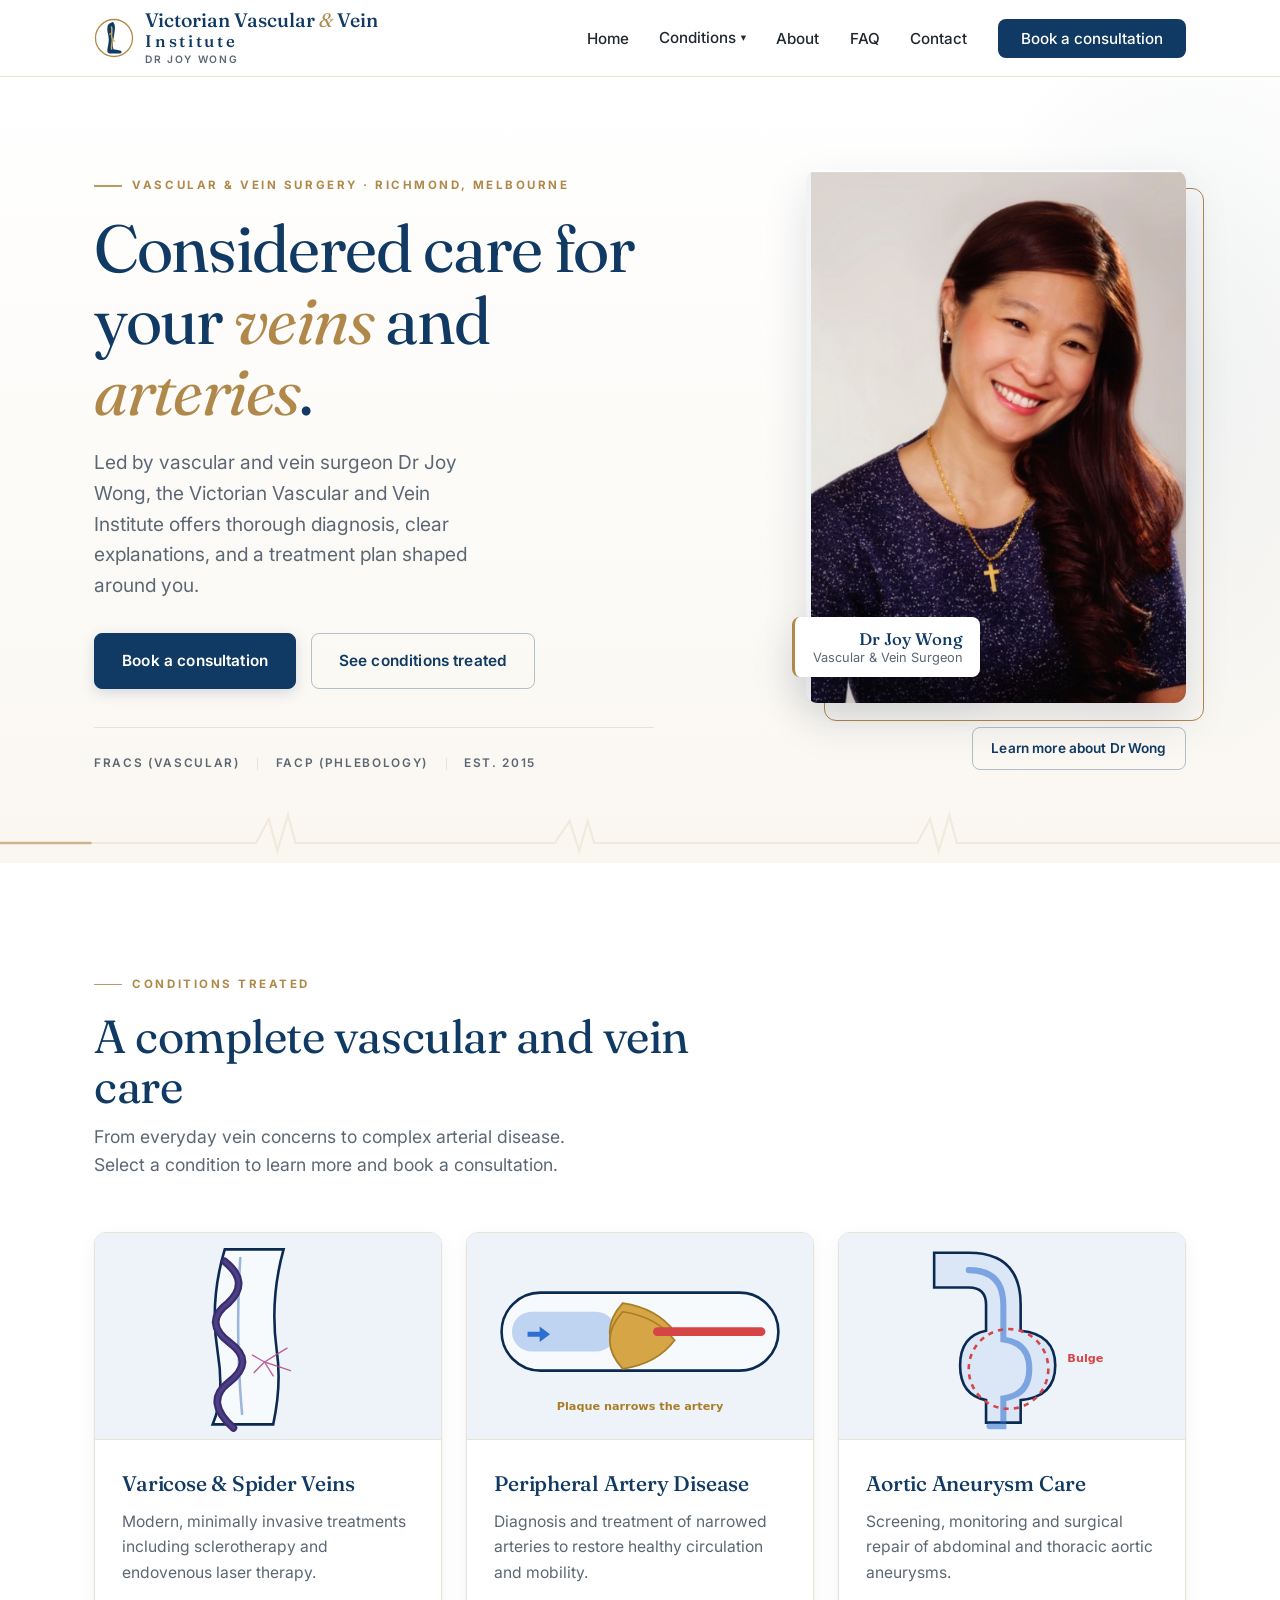
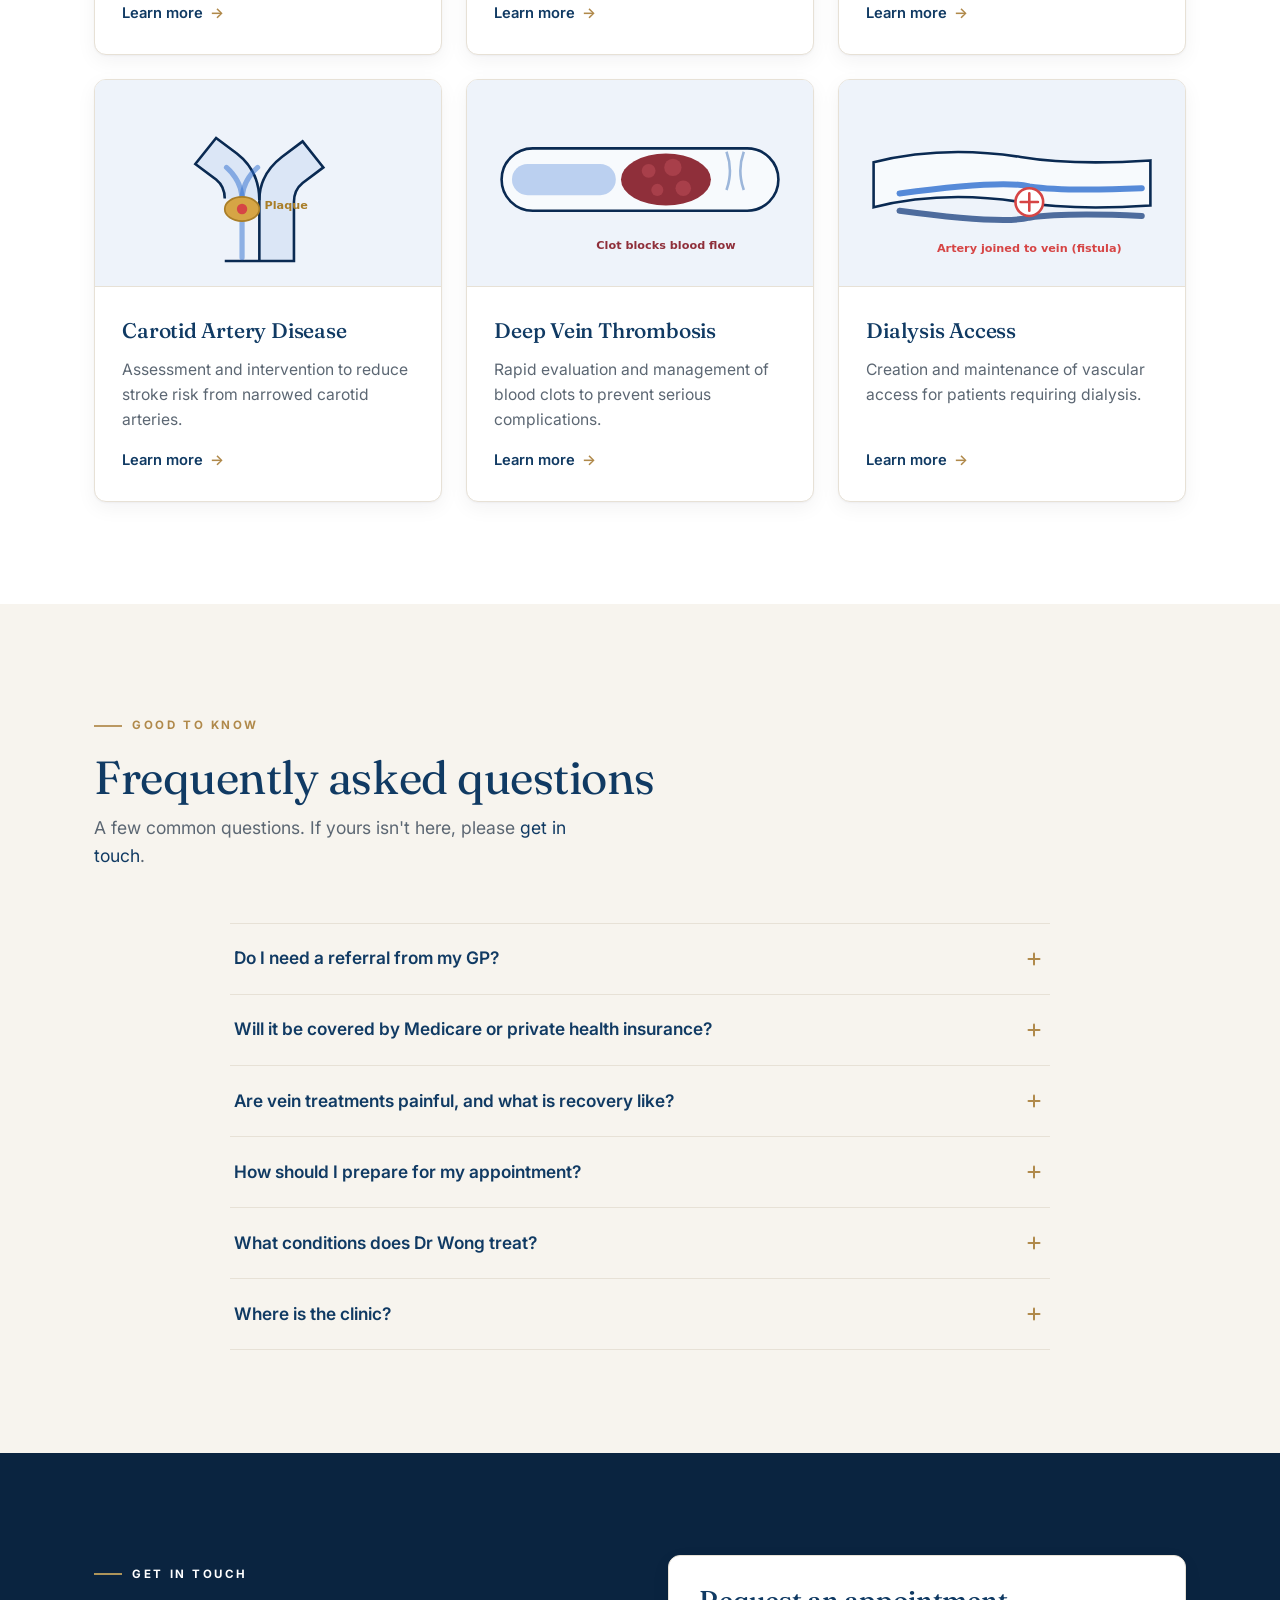
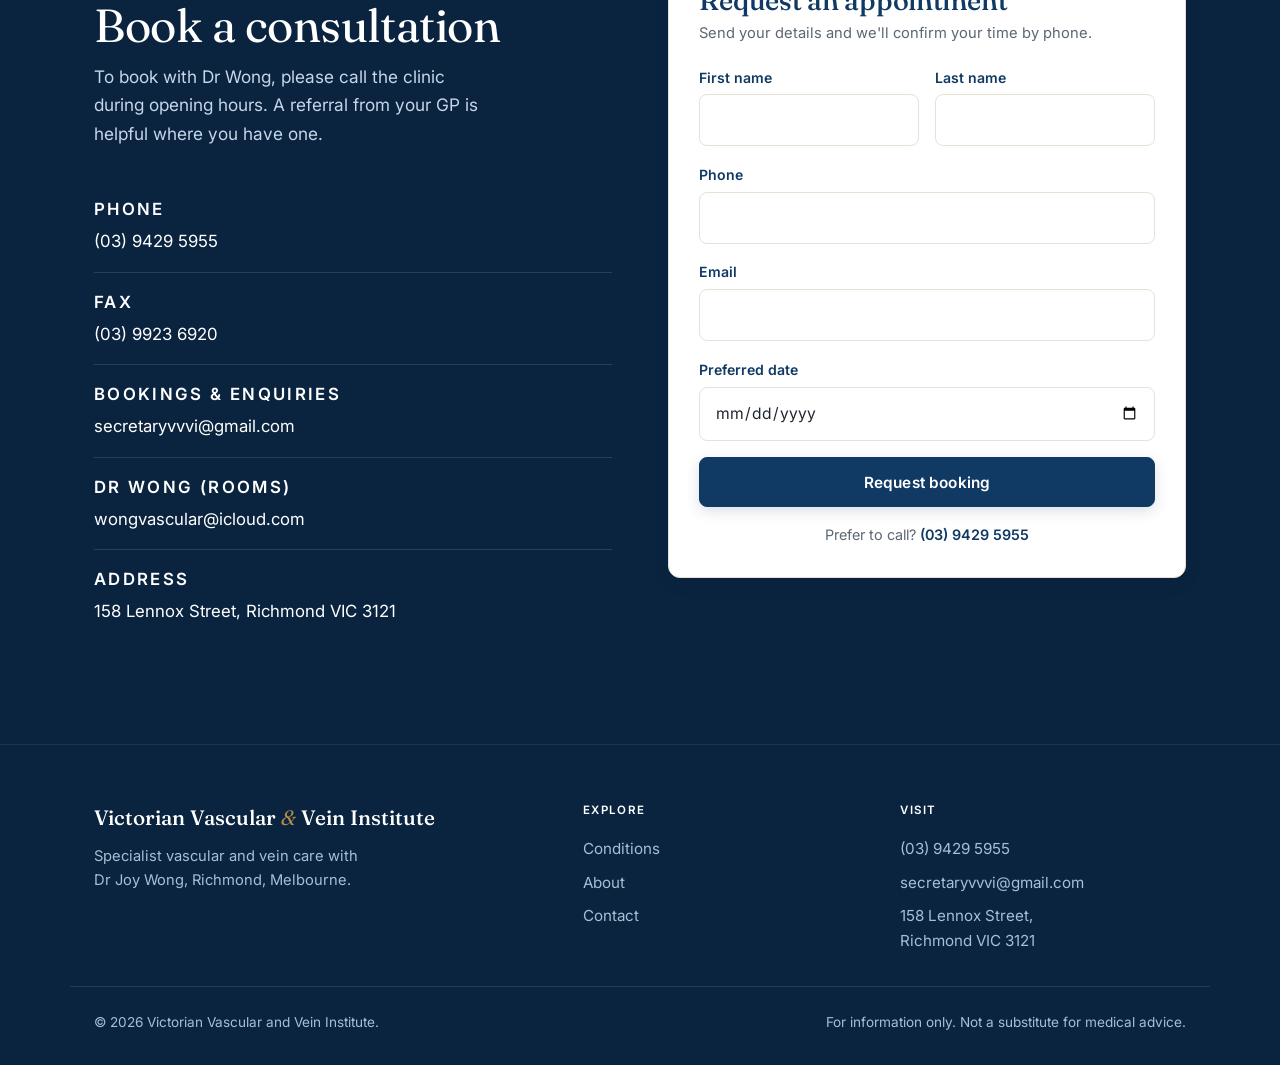
<file: index.html>
<!DOCTYPE html>
<html lang="en-AU">
<head>
  <meta charset="UTF-8" />
  <meta name="viewport" content="width=device-width, initial-scale=1.0" />
  <meta name="theme-color" content="#0a2440" />
  <meta name="description" content="Victorian Vascular and Vein Institute. Dr Joy Wong provides expert diagnosis and treatment of vascular and vein conditions in Richmond, Melbourne." />
  <title>Victorian Vascular and Vein Institute | Dr Joy Wong</title>
  <link rel="preconnect" href="https://fonts.googleapis.com" />
  <link rel="preconnect" href="https://fonts.gstatic.com" crossorigin />
  <link href="https://fonts.googleapis.com/css2?family=Fraunces:ital,opsz,wght@0,9..144,400;0,9..144,500;0,9..144,600;1,9..144,400&family=Inter:wght@400;500;600;700&display=swap" rel="stylesheet" />
  <link rel="icon" type="image/svg+xml" href="favicon.svg" />
  <link rel="stylesheet" href="styles.css" />
</head>
<body>
  <a class="skip-link" href="#main">Skip to content</a>

  <header class="site-header">
    <div class="container header-inner">
      <a class="brand" href="#top" aria-label="Victorian Vascular and Vein Institute home">
        <span class="brand-mark" aria-hidden="true">
          <svg viewBox="0 0 40 40" width="40" height="40">
            <circle cx="20" cy="20" r="18.5" fill="none" stroke="#b0894a" stroke-width="1.3"/>
            <path d="M17 5 C 13.5 5, 12.5 10, 14 16 C 15.5 22, 14.5 26, 13.5 30.5 C 13 33.5, 13.5 35, 15.5 35.5 L 26 35.5 C 28 35.5, 28 33, 26 32.6 L 19.5 31.3 C 18 27.5, 19 23, 20 18 C 21 12, 21.5 8, 20 5.5 C 19 3.7, 18 3.7, 17 5 Z" fill="#103a63"/>
            <path d="M17.5 9 C 19 13, 16.5 16, 18 20 C 19.3 24, 16.8 27, 17.6 31" fill="none" stroke="#cba95f" stroke-width="1.5" stroke-linecap="round"/>
            <path d="M17.9 15 l-2.4 1.2 M18.4 22 l2.3 1.2" fill="none" stroke="#cba95f" stroke-width="1.2" stroke-linecap="round"/>
          </svg>
        </span>
        <span class="brand-text">
          <span class="brand-name">Victorian Vascular <span class="amp">&amp;</span> Vein</span>
          <span class="brand-inst">Institute</span>
          <span class="brand-sub">Dr Joy Wong</span>
        </span>
      </a>
      <nav class="nav" aria-label="Primary">
        <button class="nav-toggle" aria-expanded="false" aria-controls="nav-menu">
          <span class="sr-only">Menu</span>
          <span class="nav-bars" aria-hidden="true"></span>
        </button>
        <ul id="nav-menu" class="nav-menu">
          <li><a href="#top">Home</a></li>
          <li class="has-dropdown">
            <a href="#services" class="nav-drop-toggle" aria-haspopup="true">Conditions <span class="caret" aria-hidden="true">&#9662;</span></a>
            <div class="dropdown-panel">
              <div class="container dropdown-row">
                <a href="varicose-veins.html">Varicose &amp; Spider Veins</a>
                <a href="peripheral-artery-disease.html">Peripheral Artery Disease</a>
                <a href="aortic-aneurysm.html">Aortic Aneurysm Care</a>
                <a href="carotid-artery-disease.html">Carotid Artery Disease</a>
                <a href="deep-vein-thrombosis.html">Deep Vein Thrombosis</a>
                <a href="dialysis-access.html">Dialysis Access</a>
              </div>
            </div>
          </li>
          <li><a href="about.html">About</a></li>
          <li><a href="#faq">FAQ</a></li>
          <li><a href="#contact">Contact</a></li>
          <li><a class="nav-cta" href="#book">Book a consultation</a></li>
        </ul>
      </nav>
    </div>
  </header>

  <main id="main">
    <!-- Hero -->
    <section id="top" class="hero">
      <div class="container hero-inner">
        <div class="hero-copy">
          <p class="eyebrow">Vascular &amp; Vein Surgery · Richmond, Melbourne</p>
          <h1>Considered care for your <em>veins</em> and <em>arteries</em>.</h1>
          <p class="lead">
            Led by vascular and vein surgeon Dr Joy Wong, the Victorian Vascular
            and Vein Institute offers thorough diagnosis, clear explanations, and
            a treatment plan shaped around you.
          </p>
          <div class="hero-actions">
            <a class="btn btn-primary" href="#book">Book a consultation</a>
            <a class="btn btn-ghost" href="#services">See conditions treated</a>
          </div>
          <ul class="hero-meta" aria-label="At a glance">
            <li>FRACS (Vascular)</li>
            <li>FACP (Phlebology)</li>
            <li>Est. 2015</li>
          </ul>
        </div>

        <div class="hero-portrait">
          <figure class="portrait-fig">
            <div class="portrait-frame">
              <img src="images/dr-joy-wong.png" alt="Portrait of Dr Joy Wong, vascular and vein surgeon" width="522" height="732" />
            </div>
            <figcaption class="portrait-chip">
              <strong>Dr Joy Wong</strong>
              <span>Vascular &amp; Vein Surgeon</span>
            </figcaption>
          </figure>
          <a class="btn btn-ghost portrait-cta" href="about.html">Learn more about Dr Wong</a>
        </div>
      </div>
      <div class="hero-pulse" aria-hidden="true">
        <svg viewBox="0 0 1200 60" preserveAspectRatio="none">
          <path class="ecg-base" pathLength="1200" d="M0 40 H240 l12 -24 l8 32 l10 -36 l7 28 H520 l14 -22 l9 30 l8 -30 l6 22 H860 l12 -24 l8 32 l10 -36 l7 28 H1200" />
          <path class="ecg-run" pathLength="1200" d="M0 40 H240 l12 -24 l8 32 l10 -36 l7 28 H520 l14 -22 l9 30 l8 -30 l6 22 H860 l12 -24 l8 32 l10 -36 l7 28 H1200" />
        </svg>
      </div>
    </section>

    <!-- Services -->
    <section id="services" class="section">
      <div class="container">
        <div class="section-head">
          <p class="eyebrow">Conditions treated</p>
          <h2 class="section-title">A complete vascular and vein care</h2>
          <p class="section-intro">
            From everyday vein concerns to complex arterial disease. Select a
            condition to learn more and book a consultation.
          </p>
        </div>
        <div class="cards">
          <a class="card" href="varicose-veins.html">
            <img class="card-img" src="images/conditions/varicose-veins.svg" alt="Illustration of varicose and spider veins in a leg" width="400" height="240" loading="lazy" />
            <div class="card-body">
              <h3>Varicose &amp; Spider Veins</h3>
              <p>Modern, minimally invasive treatments including sclerotherapy and endovenous laser therapy.</p>
              <span class="card-cta">Learn more <span aria-hidden="true">→</span></span>
            </div>
          </a>
          <a class="card" href="peripheral-artery-disease.html">
            <img class="card-img" src="images/conditions/peripheral-artery-disease.svg" alt="Illustration of an artery narrowed by plaque" width="400" height="240" loading="lazy" />
            <div class="card-body">
              <h3>Peripheral Artery Disease</h3>
              <p>Diagnosis and treatment of narrowed arteries to restore healthy circulation and mobility.</p>
              <span class="card-cta">Learn more <span aria-hidden="true">→</span></span>
            </div>
          </a>
          <a class="card" href="aortic-aneurysm.html">
            <img class="card-img" src="images/conditions/aortic-aneurysm.svg" alt="Illustration of an aortic aneurysm bulge" width="400" height="240" loading="lazy" />
            <div class="card-body">
              <h3>Aortic Aneurysm Care</h3>
              <p>Screening, monitoring and surgical repair of abdominal and thoracic aortic aneurysms.</p>
              <span class="card-cta">Learn more <span aria-hidden="true">→</span></span>
            </div>
          </a>
          <a class="card" href="carotid-artery-disease.html">
            <img class="card-img" src="images/conditions/carotid-artery-disease.svg" alt="Illustration of a carotid artery narrowed by plaque" width="400" height="240" loading="lazy" />
            <div class="card-body">
              <h3>Carotid Artery Disease</h3>
              <p>Assessment and intervention to reduce stroke risk from narrowed carotid arteries.</p>
              <span class="card-cta">Learn more <span aria-hidden="true">→</span></span>
            </div>
          </a>
          <a class="card" href="deep-vein-thrombosis.html">
            <img class="card-img" src="images/conditions/deep-vein-thrombosis.svg" alt="Illustration of a deep vein blocked by a blood clot" width="400" height="240" loading="lazy" />
            <div class="card-body">
              <h3>Deep Vein Thrombosis</h3>
              <p>Rapid evaluation and management of blood clots to prevent serious complications.</p>
              <span class="card-cta">Learn more <span aria-hidden="true">→</span></span>
            </div>
          </a>
          <a class="card" href="dialysis-access.html">
            <img class="card-img" src="images/conditions/dialysis-access.svg" alt="Illustration of an arteriovenous fistula for dialysis access" width="400" height="240" loading="lazy" />
            <div class="card-body">
              <h3>Dialysis Access</h3>
              <p>Creation and maintenance of vascular access for patients requiring dialysis.</p>
              <span class="card-cta">Learn more <span aria-hidden="true">→</span></span>
            </div>
          </a>
        </div>
      </div>
    </section>

    <!-- FAQ -->
    <section id="faq" class="section section-paper">
      <div class="container">
        <div class="section-head">
          <p class="eyebrow">Good to know</p>
          <h2 class="section-title">Frequently asked questions</h2>
          <p class="section-intro">A few common questions. If yours isn't here, please <a href="#contact">get in touch</a>.</p>
        </div>
        <div class="faq">
          <details class="faq-item">
            <summary><span>Do I need a referral from my GP?</span><span class="faq-chevron" aria-hidden="true"></span></summary>
            <div class="faq-answer">
              <p>You don't need a referral to make an appointment, but one from your GP is recommended, as it's usually required to claim a Medicare rebate and helps Dr Wong understand your history. Bring any relevant scans or results if you have them.</p>
            </div>
          </details>
          <details class="faq-item">
            <summary><span>Will it be covered by Medicare or private health insurance?</span><span class="faq-chevron" aria-hidden="true"></span></summary>
            <div class="faq-answer">
              <p>Medically indicated vein and vascular assessments and treatments often attract a Medicare rebate, and private health insurance may contribute towards hospital-based procedures. Purely cosmetic treatments generally aren't covered. We'll always explain the expected costs clearly before you go ahead.</p>
            </div>
          </details>
          <details class="faq-item">
            <summary><span>Are vein treatments painful, and what is recovery like?</span><span class="faq-chevron" aria-hidden="true"></span></summary>
            <div class="faq-answer">
              <p>Modern vein treatments are minimally invasive and generally well tolerated, often using only local anaesthetic. Many are walk-in, walk-out, and most people return to their usual activities quickly. Dr Wong will explain what to expect for your specific treatment.</p>
            </div>
          </details>
          <details class="faq-item">
            <summary><span>How should I prepare for my appointment?</span><span class="faq-chevron" aria-hidden="true"></span></summary>
            <div class="faq-answer">
              <p>Bring your referral (if you have one), any previous scans or results, and a list of your medications. For vein consultations, loose clothing makes it easier to examine your legs.</p>
            </div>
          </details>
          <details class="faq-item">
            <summary><span>What conditions does Dr Wong treat?</span><span class="faq-chevron" aria-hidden="true"></span></summary>
            <div class="faq-answer">
              <p>Dr Wong cares for the full range of vascular and vein conditions, from varicose and spider veins to peripheral artery disease, aortic aneurysms, carotid artery disease, deep vein thrombosis and dialysis access. Browse our <a href="#services">conditions</a> to learn more.</p>
            </div>
          </details>
          <details class="faq-item">
            <summary><span>Where is the clinic?</span><span class="faq-chevron" aria-hidden="true"></span></summary>
            <div class="faq-answer">
              <p>We're at 158 Lennox Street, Richmond VIC 3121. If you'd like directions, parking or public transport information, please <a href="#contact">contact us</a>.</p>
            </div>
          </details>
        </div>
      </div>
    </section>

    <!-- Contact -->
    <section id="contact" class="section section-navy">
      <div class="container contact-grid">
        <div class="contact-info">
          <p class="eyebrow light">Get in touch</p>
          <h2 class="section-title light">Book a consultation</h2>
          <p class="contact-intro">
            To book with Dr Wong, please call the clinic during opening hours.
            A referral from your GP is helpful where you have one.
          </p>
          <ul class="contact-list">
            <li>
              <span class="contact-label">Phone</span>
              <a href="tel:+61394295955">(03) 9429 5955</a>
            </li>
            <li>
              <span class="contact-label">Fax</span>
              <span>(03) 9923 6920</span>
            </li>
            <li>
              <span class="contact-label">Bookings &amp; enquiries</span>
              <a href="mailto:secretaryvvvi@gmail.com">secretaryvvvi@gmail.com</a>
            </li>
            <li>
              <span class="contact-label">Dr Wong (rooms)</span>
              <a href="mailto:wongvascular@icloud.com">wongvascular@icloud.com</a>
            </li>
            <li>
              <span class="contact-label">Address</span>
              <a href="https://maps.google.com/?q=158+Lennox+Street,+Richmond+VIC+3121" target="_blank" rel="noopener">158 Lennox Street, Richmond VIC 3121</a>
            </li>
          </ul>
        </div>
        <form class="booking-form" id="book" novalidate>
          <h2 class="booking-title">Request an appointment</h2>
          <p class="booking-sub">Send your details and we'll confirm your time by phone.</p>
          <div class="field-row">
            <div class="field">
              <label for="bf-first">First name</label>
              <input id="bf-first" name="first_name" type="text" autocomplete="given-name" required />
            </div>
            <div class="field">
              <label for="bf-last">Last name</label>
              <input id="bf-last" name="last_name" type="text" autocomplete="family-name" required />
            </div>
          </div>
          <div class="field">
            <label for="bf-phone">Phone</label>
            <input id="bf-phone" name="phone" type="tel" autocomplete="tel" required />
          </div>
          <div class="field">
            <label for="bf-email">Email</label>
            <input id="bf-email" name="email" type="email" autocomplete="email" required />
          </div>
          <div class="field">
            <label for="bf-date">Preferred date</label>
            <input id="bf-date" name="preferred_date" type="date" />
          </div>
          <button class="btn btn-primary btn-block" type="submit">Request booking</button>
          <p class="booking-alt">Prefer to call? <a href="tel:+61394295955">(03) 9429 5955</a></p>
          <p class="booking-status" role="status" aria-live="polite" hidden></p>
        </form>
      </div>
    </section>
  </main>

  <footer class="site-footer">
    <div class="container footer-grid">
      <div>
        <p class="footer-brand">Victorian Vascular <span class="amp">&amp;</span> Vein Institute</p>
        <p class="footer-note">
          Specialist vascular and vein care with Dr Joy Wong, Richmond, Melbourne.
        </p>
      </div>
      <div class="footer-col">
        <h4>Explore</h4>
        <a href="#services">Conditions</a>
        <a href="about.html">About</a>
        <a href="#contact">Contact</a>
      </div>
      <div class="footer-col">
        <h4>Visit</h4>
        <a href="tel:+61394295955">(03) 9429 5955</a>
        <a href="mailto:secretaryvvvi@gmail.com">secretaryvvvi@gmail.com</a>
        <a href="https://maps.google.com/?q=158+Lennox+Street,+Richmond+VIC+3121" target="_blank" rel="noopener">158 Lennox Street,<br />Richmond VIC 3121</a>
      </div>
    </div>
    <div class="container footer-base">
      <p>© <span id="year"></span> Victorian Vascular and Vein Institute.</p>
      <p>For information only. Not a substitute for medical advice.</p>
    </div>
  </footer>

  <script src="script.js"></script>
</body>
</html>
</file>
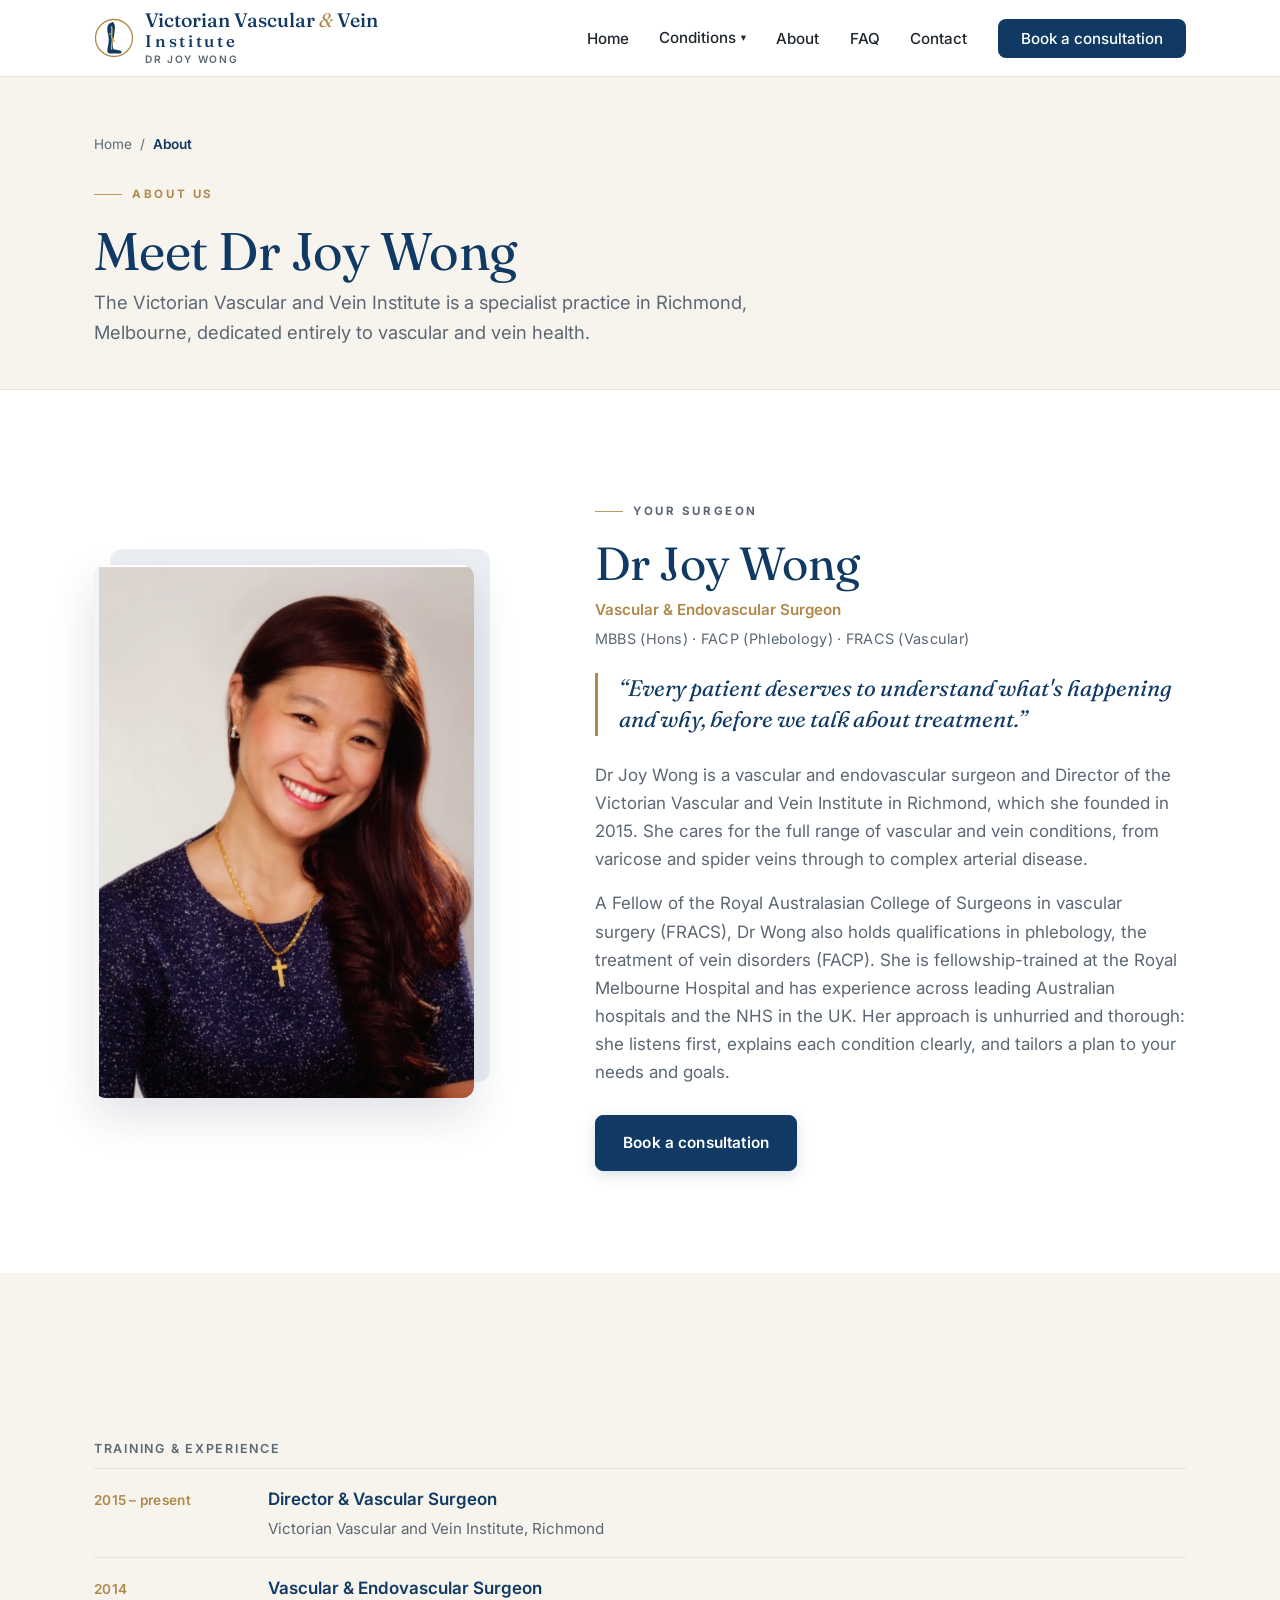
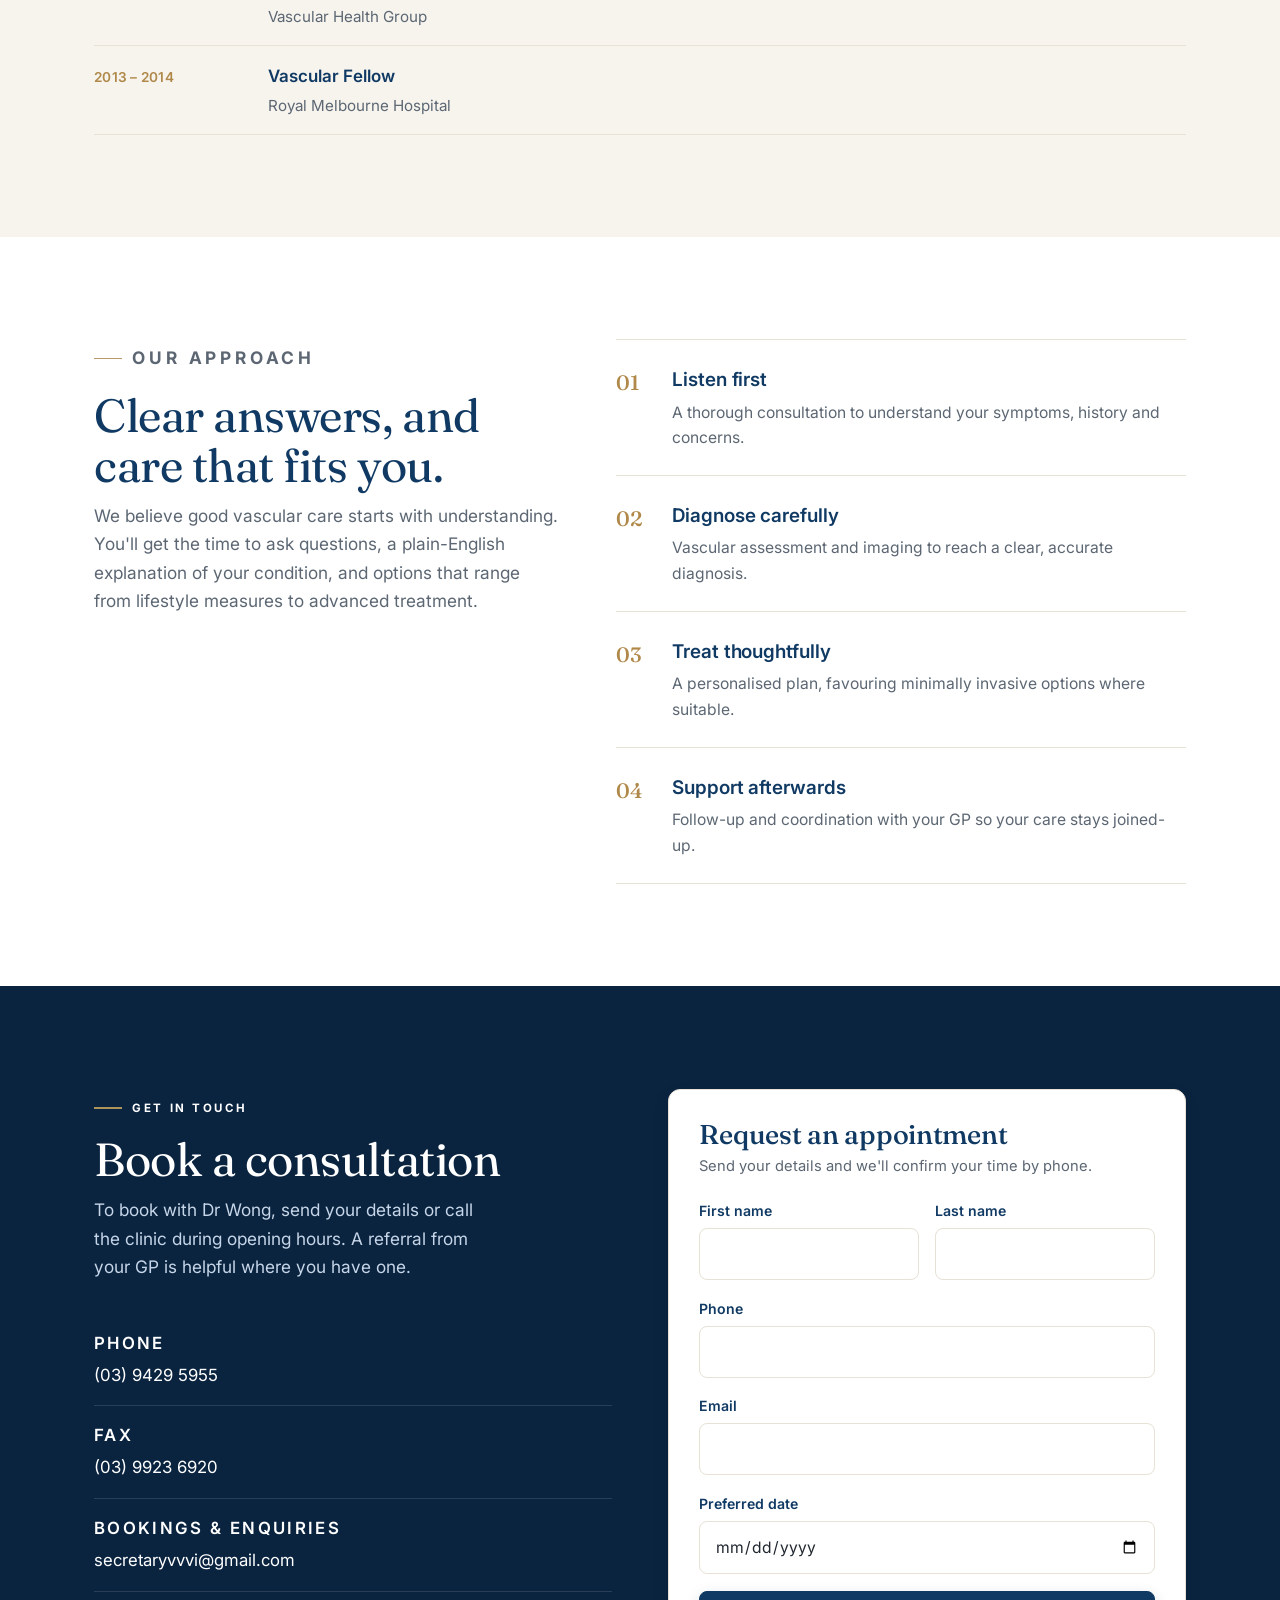
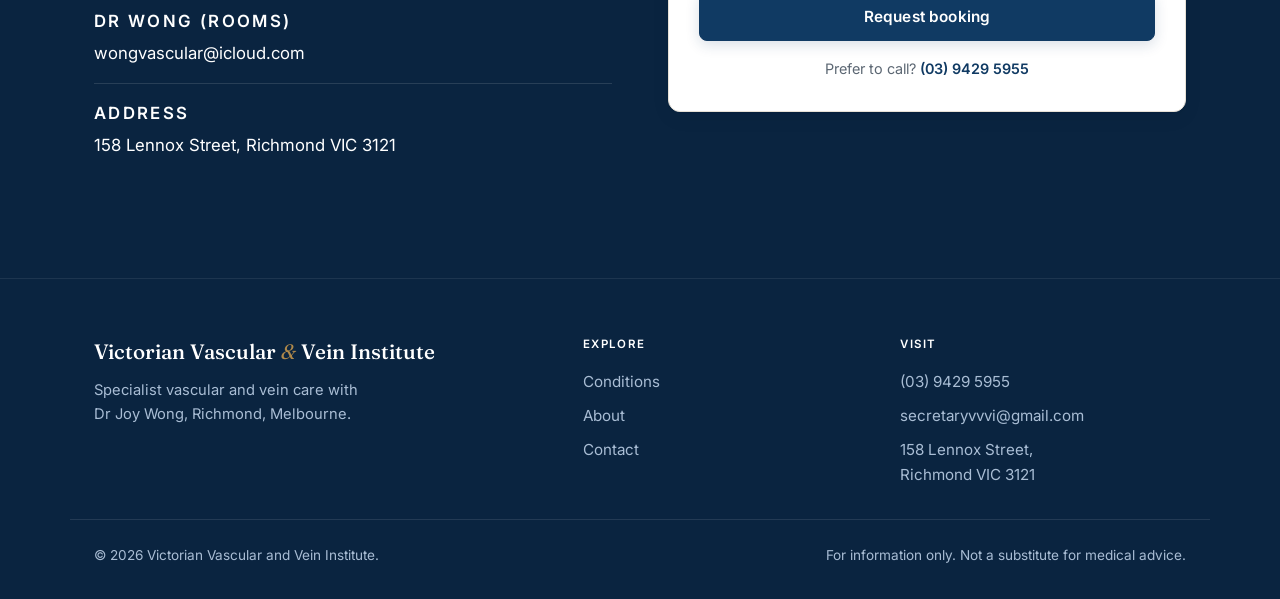
<file: about.html>
<!DOCTYPE html>
<html lang="en-AU">
<head>
  <meta charset="UTF-8" />
  <meta name="viewport" content="width=device-width, initial-scale=1.0" />
  <meta name="theme-color" content="#0a2440" />
  <meta name="description" content="About the Victorian Vascular and Vein Institute and Dr Joy Wong, vascular and vein surgeon in Richmond, Melbourne, with her training and experience." />
  <title>About Us | Victorian Vascular and Vein Institute</title>
  <link rel="preconnect" href="https://fonts.googleapis.com" />
  <link rel="preconnect" href="https://fonts.gstatic.com" crossorigin />
  <link href="https://fonts.googleapis.com/css2?family=Fraunces:ital,opsz,wght@0,9..144,400;0,9..144,500;0,9..144,600;1,9..144,400&family=Inter:wght@400;500;600;700&display=swap" rel="stylesheet" />
  <link rel="icon" type="image/svg+xml" href="favicon.svg" />
  <link rel="stylesheet" href="styles.css" />
</head>
<body>
  <a class="skip-link" href="#main">Skip to content</a>

  <header class="site-header">
    <div class="container header-inner">
      <a class="brand" href="index.html" aria-label="Victorian Vascular and Vein Institute home">
        <span class="brand-mark" aria-hidden="true">
          <svg viewBox="0 0 40 40" width="40" height="40">
            <circle cx="20" cy="20" r="18.5" fill="none" stroke="#b0894a" stroke-width="1.3"/>
            <path d="M17 5 C 13.5 5, 12.5 10, 14 16 C 15.5 22, 14.5 26, 13.5 30.5 C 13 33.5, 13.5 35, 15.5 35.5 L 26 35.5 C 28 35.5, 28 33, 26 32.6 L 19.5 31.3 C 18 27.5, 19 23, 20 18 C 21 12, 21.5 8, 20 5.5 C 19 3.7, 18 3.7, 17 5 Z" fill="#103a63"/>
            <path d="M17.5 9 C 19 13, 16.5 16, 18 20 C 19.3 24, 16.8 27, 17.6 31" fill="none" stroke="#cba95f" stroke-width="1.5" stroke-linecap="round"/>
            <path d="M17.9 15 l-2.4 1.2 M18.4 22 l2.3 1.2" fill="none" stroke="#cba95f" stroke-width="1.2" stroke-linecap="round"/>
          </svg>
        </span>
        <span class="brand-text">
          <span class="brand-name">Victorian Vascular <span class="amp">&amp;</span> Vein</span>
          <span class="brand-inst">Institute</span>
          <span class="brand-sub">Dr Joy Wong</span>
        </span>
      </a>
      <nav class="nav" aria-label="Primary">
        <button class="nav-toggle" aria-expanded="false" aria-controls="nav-menu">
          <span class="sr-only">Menu</span>
          <span class="nav-bars" aria-hidden="true"></span>
        </button>
        <ul id="nav-menu" class="nav-menu">
          <li><a href="index.html">Home</a></li>
          <li class="has-dropdown">
            <a href="index.html#services" class="nav-drop-toggle" aria-haspopup="true">Conditions <span class="caret" aria-hidden="true">&#9662;</span></a>
            <div class="dropdown-panel">
              <div class="container dropdown-row">
                <a href="varicose-veins.html">Varicose &amp; Spider Veins</a>
                <a href="peripheral-artery-disease.html">Peripheral Artery Disease</a>
                <a href="aortic-aneurysm.html">Aortic Aneurysm Care</a>
                <a href="carotid-artery-disease.html">Carotid Artery Disease</a>
                <a href="deep-vein-thrombosis.html">Deep Vein Thrombosis</a>
                <a href="dialysis-access.html">Dialysis Access</a>
              </div>
            </div>
          </li>
          <li><a href="about.html" aria-current="page">About</a></li>
          <li><a href="index.html#faq">FAQ</a></li>
          <li><a href="index.html#contact">Contact</a></li>
          <li><a class="nav-cta" href="#book">Book a consultation</a></li>
        </ul>
      </nav>
    </div>
  </header>

  <main id="main">
    <section class="page-hero">
      <div class="container">
        <nav class="breadcrumb" aria-label="Breadcrumb">
          <a href="index.html">Home</a>
          <span aria-hidden="true">/</span>
          <span aria-current="page">About</span>
        </nav>
        <p class="eyebrow">About us</p>
        <h1>Meet Dr Joy Wong</h1>
        <p class="page-lead">
          The Victorian Vascular and Vein Institute is a specialist practice in
          Richmond, Melbourne, dedicated entirely to vascular and vein health.
        </p>
      </div>
    </section>

    <!-- Surgeon -->
    <section class="section">
      <div class="container surgeon">
        <figure class="surgeon-photo">
          <img src="images/dr-joy-wong.png" alt="Dr Joy Wong" width="522" height="732" />
        </figure>
        <div class="surgeon-bio">
          <p class="eyebrow">Your surgeon</p>
          <h2 class="section-title">Dr Joy Wong</h2>
          <p class="role">Vascular &amp; Endovascular Surgeon</p>
          <p class="credentials">MBBS (Hons) &middot; FACP (Phlebology) &middot; FRACS (Vascular)</p>
          <blockquote class="pull-quote">
            “Every patient deserves to understand what's happening and why,
            before we talk about treatment.”
          </blockquote>
          <p>
            Dr Joy Wong is a vascular and endovascular surgeon and Director of
            the Victorian Vascular and Vein Institute in Richmond, which she
            founded in 2015. She cares for the full range of vascular and vein
            conditions, from varicose and spider veins through to complex
            arterial disease.
          </p>
          <p>
            A Fellow of the Royal Australasian College of Surgeons in vascular
            surgery (FRACS), Dr Wong also holds qualifications in phlebology, the
            treatment of vein disorders (FACP). She is fellowship-trained at the
            Royal Melbourne Hospital and has experience across leading Australian
            hospitals and the NHS in the UK. Her approach is unhurried and
            thorough: she listens first, explains each condition clearly, and
            tailors a plan to your needs and goals.
          </p>
          <a class="btn btn-primary" href="#book">Book a consultation</a>
        </div>
      </div>
    </section>

    <!-- Experience -->
    <section class="section section-paper">
      <div class="container experience">
        <h3>Training &amp; experience</h3>
        <ul class="exp-list">
          <li>
            <span class="exp-date">2015 – present</span>
            <span class="exp-role">Director &amp; Vascular Surgeon</span>
            <span class="exp-place">Victorian Vascular and Vein Institute, Richmond</span>
          </li>
          <li>
            <span class="exp-date">2014</span>
            <span class="exp-role">Vascular &amp; Endovascular Surgeon</span>
            <span class="exp-place">Vascular Health Group</span>
          </li>
          <li>
            <span class="exp-date">2013 – 2014</span>
            <span class="exp-role">Vascular Fellow</span>
            <span class="exp-place">Royal Melbourne Hospital</span>
          </li>
        </ul>
      </div>
    </section>

    <!-- Approach -->
    <section class="section">
      <div class="container about-grid">
        <div class="about-lead">
          <p class="eyebrow">Our approach</p>
          <h2 class="section-title">Clear answers, and care that fits you.</h2>
          <p>
            We believe good vascular care starts with understanding. You'll get
            the time to ask questions, a plain-English explanation of your
            condition, and options that range from lifestyle measures to advanced
            treatment.
          </p>
        </div>
        <ul class="feature-list">
          <li>
            <span class="feature-num">01</span>
            <div>
              <h3>Listen first</h3>
              <p>A thorough consultation to understand your symptoms, history and concerns.</p>
            </div>
          </li>
          <li>
            <span class="feature-num">02</span>
            <div>
              <h3>Diagnose carefully</h3>
              <p>Vascular assessment and imaging to reach a clear, accurate diagnosis.</p>
            </div>
          </li>
          <li>
            <span class="feature-num">03</span>
            <div>
              <h3>Treat thoughtfully</h3>
              <p>A personalised plan, favouring minimally invasive options where suitable.</p>
            </div>
          </li>
          <li>
            <span class="feature-num">04</span>
            <div>
              <h3>Support afterwards</h3>
              <p>Follow-up and coordination with your GP so your care stays joined-up.</p>
            </div>
          </li>
        </ul>
      </div>
    </section>

    <!-- Contact / booking -->
    <section class="section section-navy">
      <div class="container contact-grid">
        <div class="contact-info">
          <p class="eyebrow light">Get in touch</p>
          <h2 class="section-title light">Book a consultation</h2>
          <p class="contact-intro">
            To book with Dr Wong, send your details or call the clinic during
            opening hours. A referral from your GP is helpful where you have one.
          </p>
          <ul class="contact-list">
            <li>
              <span class="contact-label">Phone</span>
              <a href="tel:+61394295955">(03) 9429 5955</a>
            </li>
            <li>
              <span class="contact-label">Fax</span>
              <span>(03) 9923 6920</span>
            </li>
            <li>
              <span class="contact-label">Bookings &amp; enquiries</span>
              <a href="mailto:secretaryvvvi@gmail.com">secretaryvvvi@gmail.com</a>
            </li>
            <li>
              <span class="contact-label">Dr Wong (rooms)</span>
              <a href="mailto:wongvascular@icloud.com">wongvascular@icloud.com</a>
            </li>
            <li>
              <span class="contact-label">Address</span>
              <a href="https://maps.google.com/?q=158+Lennox+Street,+Richmond+VIC+3121" target="_blank" rel="noopener">158 Lennox Street, Richmond VIC 3121</a>
            </li>
          </ul>
        </div>
        <form class="booking-form" id="book" novalidate>
          <h2 class="booking-title">Request an appointment</h2>
          <p class="booking-sub">Send your details and we'll confirm your time by phone.</p>
          <div class="field-row">
            <div class="field">
              <label for="bf-first">First name</label>
              <input id="bf-first" name="first_name" type="text" autocomplete="given-name" required />
            </div>
            <div class="field">
              <label for="bf-last">Last name</label>
              <input id="bf-last" name="last_name" type="text" autocomplete="family-name" required />
            </div>
          </div>
          <div class="field">
            <label for="bf-phone">Phone</label>
            <input id="bf-phone" name="phone" type="tel" autocomplete="tel" required />
          </div>
          <div class="field">
            <label for="bf-email">Email</label>
            <input id="bf-email" name="email" type="email" autocomplete="email" required />
          </div>
          <div class="field">
            <label for="bf-date">Preferred date</label>
            <input id="bf-date" name="preferred_date" type="date" />
          </div>
          <button class="btn btn-primary btn-block" type="submit">Request booking</button>
          <p class="booking-alt">Prefer to call? <a href="tel:+61394295955">(03) 9429 5955</a></p>
          <p class="booking-status" role="status" aria-live="polite" hidden></p>
        </form>
      </div>
    </section>
  </main>

  <footer class="site-footer">
    <div class="container footer-grid">
      <div>
        <p class="footer-brand">Victorian Vascular <span class="amp">&amp;</span> Vein Institute</p>
        <p class="footer-note">
          Specialist vascular and vein care with Dr Joy Wong, Richmond, Melbourne.
        </p>
      </div>
      <div class="footer-col">
        <h4>Explore</h4>
        <a href="index.html#services">Conditions</a>
        <a href="about.html">About</a>
        <a href="index.html#contact">Contact</a>
      </div>
      <div class="footer-col">
        <h4>Visit</h4>
        <a href="tel:+61394295955">(03) 9429 5955</a>
        <a href="mailto:secretaryvvvi@gmail.com">secretaryvvvi@gmail.com</a>
        <a href="https://maps.google.com/?q=158+Lennox+Street,+Richmond+VIC+3121" target="_blank" rel="noopener">158 Lennox Street,<br />Richmond VIC 3121</a>
      </div>
    </div>
    <div class="container footer-base">
      <p>© <span id="year"></span> Victorian Vascular and Vein Institute.</p>
      <p>For information only. Not a substitute for medical advice.</p>
    </div>
  </footer>

  <script src="script.js"></script>
</body>
</html>
</file>
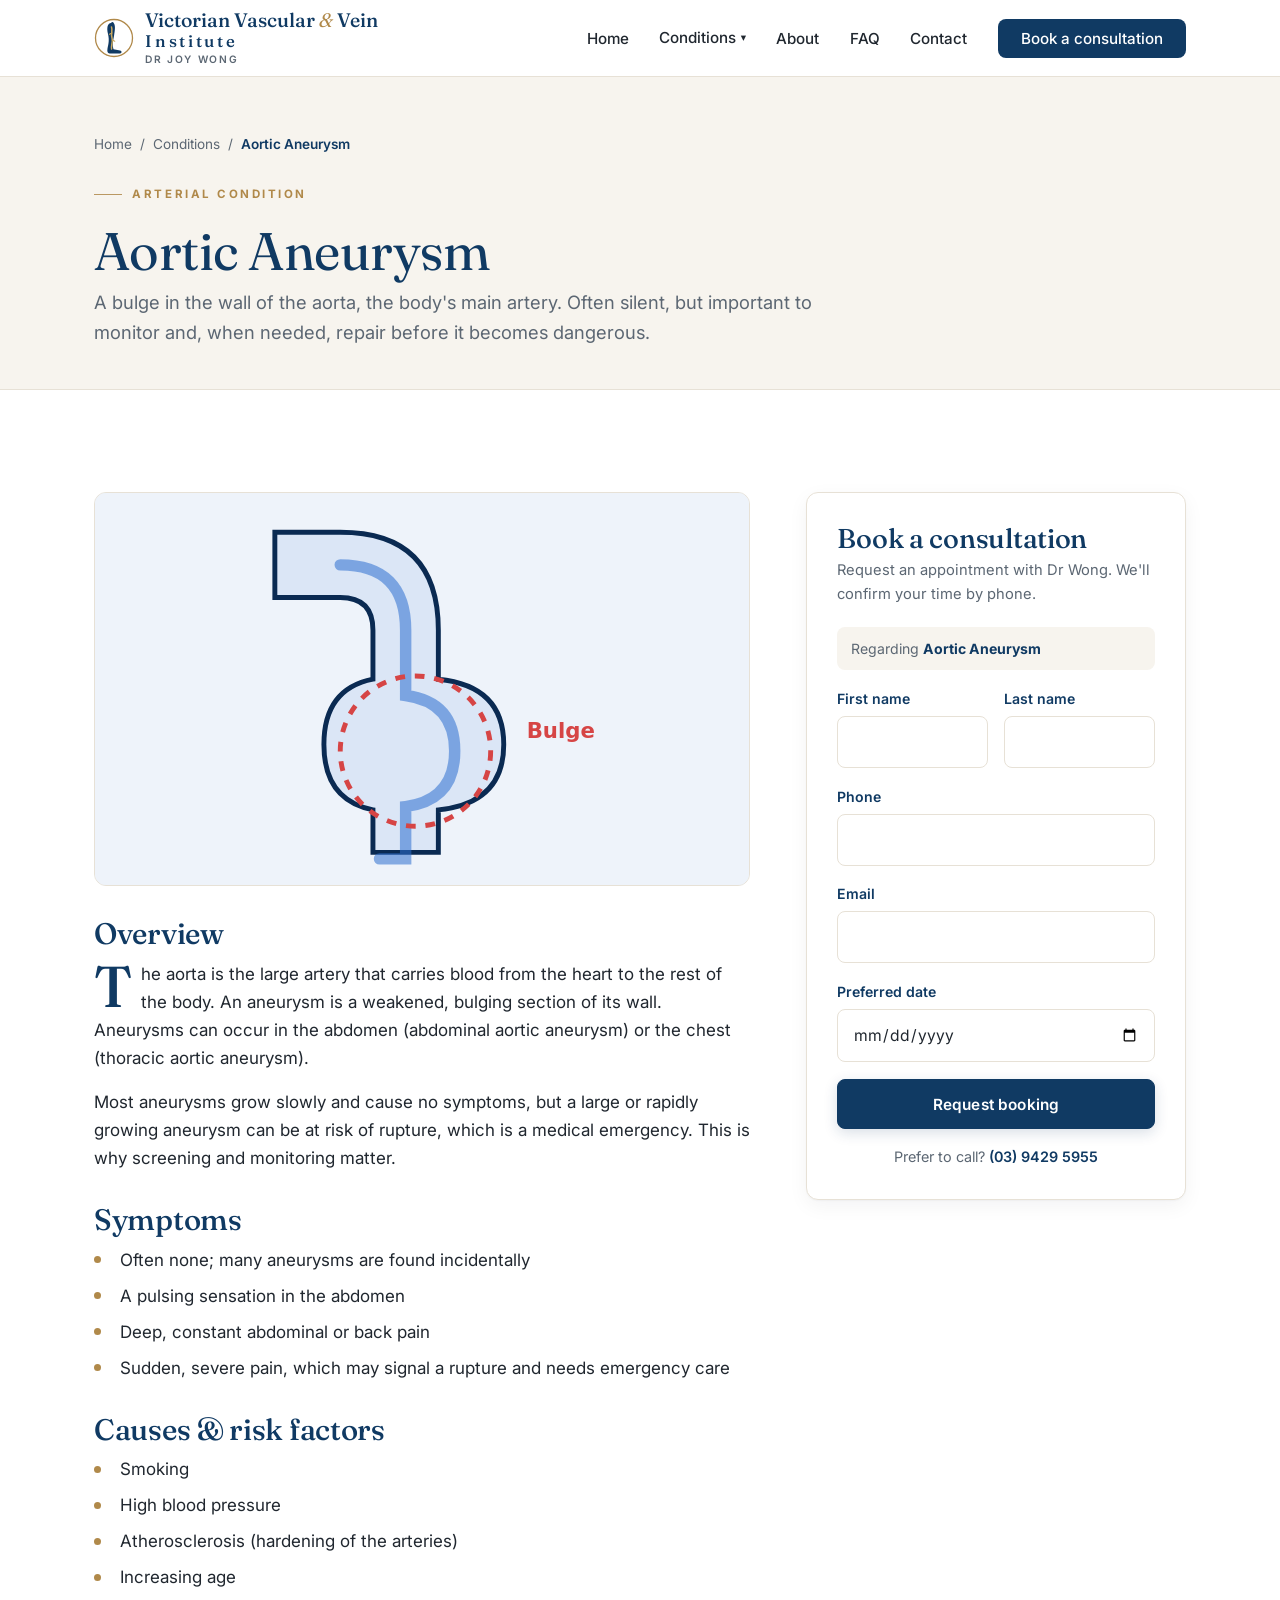
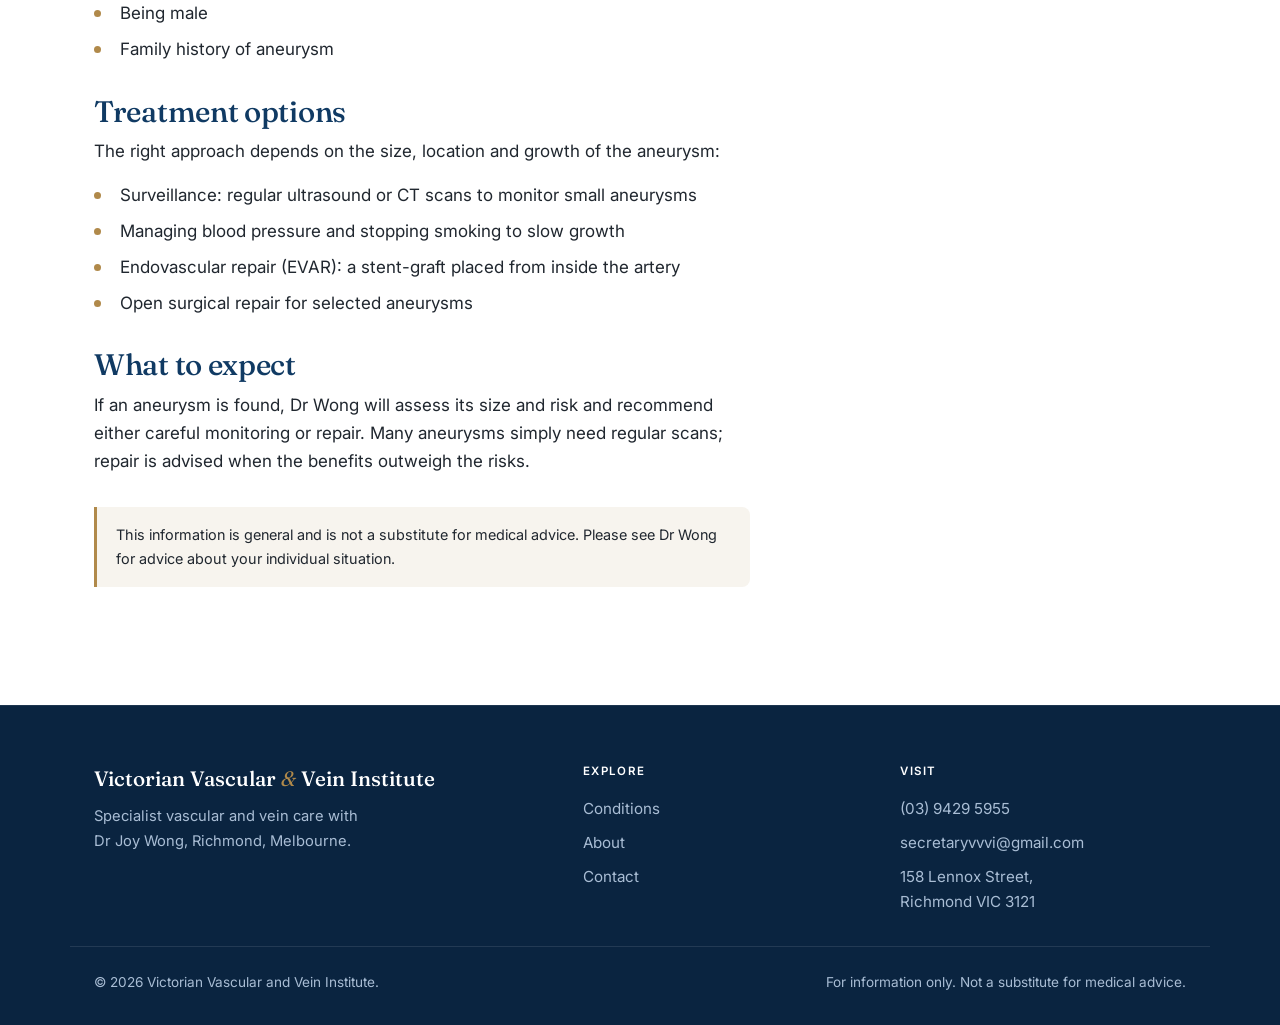
<file: aortic-aneurysm.html>
<!DOCTYPE html>
<html lang="en-AU">
<head>
  <meta charset="UTF-8" />
  <meta name="viewport" content="width=device-width, initial-scale=1.0" />
  <meta name="theme-color" content="#0a2440" />
  <meta name="description" content="Screening, monitoring and repair of abdominal and thoracic aortic aneurysms with Dr Joy Wong, Richmond, Melbourne." />
  <title>Aortic Aneurysm | Victorian Vascular and Vein Institute</title>
  <link rel="preconnect" href="https://fonts.googleapis.com" />
  <link rel="preconnect" href="https://fonts.gstatic.com" crossorigin />
  <link href="https://fonts.googleapis.com/css2?family=Fraunces:ital,opsz,wght@0,9..144,400;0,9..144,500;0,9..144,600;1,9..144,400&family=Inter:wght@400;500;600;700&display=swap" rel="stylesheet" />
  <link rel="icon" type="image/svg+xml" href="favicon.svg" />
  <link rel="stylesheet" href="styles.css" />
</head>
<body>
  <a class="skip-link" href="#main">Skip to content</a>

  <header class="site-header">
    <div class="container header-inner">
      <a class="brand" href="index.html" aria-label="Victorian Vascular and Vein Institute home">
        <span class="brand-mark" aria-hidden="true">
          <svg viewBox="0 0 40 40" width="40" height="40">
            <circle cx="20" cy="20" r="18.5" fill="none" stroke="#b0894a" stroke-width="1.3"/>
            <path d="M17 5 C 13.5 5, 12.5 10, 14 16 C 15.5 22, 14.5 26, 13.5 30.5 C 13 33.5, 13.5 35, 15.5 35.5 L 26 35.5 C 28 35.5, 28 33, 26 32.6 L 19.5 31.3 C 18 27.5, 19 23, 20 18 C 21 12, 21.5 8, 20 5.5 C 19 3.7, 18 3.7, 17 5 Z" fill="#103a63"/>
            <path d="M17.5 9 C 19 13, 16.5 16, 18 20 C 19.3 24, 16.8 27, 17.6 31" fill="none" stroke="#cba95f" stroke-width="1.5" stroke-linecap="round"/>
            <path d="M17.9 15 l-2.4 1.2 M18.4 22 l2.3 1.2" fill="none" stroke="#cba95f" stroke-width="1.2" stroke-linecap="round"/>
          </svg>
        </span>
        <span class="brand-text">
          <span class="brand-name">Victorian Vascular <span class="amp">&amp;</span> Vein</span>
          <span class="brand-inst">Institute</span>
          <span class="brand-sub">Dr Joy Wong</span>
        </span>
      </a>
      <nav class="nav" aria-label="Primary">
        <button class="nav-toggle" aria-expanded="false" aria-controls="nav-menu">
          <span class="sr-only">Menu</span>
          <span class="nav-bars" aria-hidden="true"></span>
        </button>
        <ul id="nav-menu" class="nav-menu">
          <li><a href="index.html">Home</a></li>
          <li class="has-dropdown">
            <a href="index.html#services" class="nav-drop-toggle" aria-haspopup="true">Conditions <span class="caret" aria-hidden="true">&#9662;</span></a>
            <div class="dropdown-panel">
              <div class="container dropdown-row">
                <a href="varicose-veins.html">Varicose &amp; Spider Veins</a>
                <a href="peripheral-artery-disease.html">Peripheral Artery Disease</a>
                <a href="aortic-aneurysm.html">Aortic Aneurysm Care</a>
                <a href="carotid-artery-disease.html">Carotid Artery Disease</a>
                <a href="deep-vein-thrombosis.html">Deep Vein Thrombosis</a>
                <a href="dialysis-access.html">Dialysis Access</a>
              </div>
            </div>
          </li>
          <li><a href="about.html">About</a></li>
          <li><a href="index.html#faq">FAQ</a></li>
          <li><a href="index.html#contact">Contact</a></li>
          <li><a class="nav-cta" href="#book">Book a consultation</a></li>
        </ul>
      </nav>
    </div>
  </header>

  <main id="main">
    <section class="page-hero">
      <div class="container">
        <nav class="breadcrumb" aria-label="Breadcrumb">
          <a href="index.html">Home</a>
          <span aria-hidden="true">/</span>
          <a href="index.html#services">Conditions</a>
          <span aria-hidden="true">/</span>
          <span aria-current="page">Aortic Aneurysm</span>
        </nav>
        <p class="eyebrow">Arterial condition</p>
        <h1>Aortic Aneurysm</h1>
        <p class="page-lead">A bulge in the wall of the aorta, the body's main artery. Often silent, but important to monitor and, when needed, repair before it becomes dangerous.</p>
      </div>
    </section>

    <section class="section">
      <div class="container condition-layout">
        <article class="condition-content">
          <img class="condition-hero-img" src="images/conditions/aortic-aneurysm.svg" alt="Illustration of an aortic aneurysm bulge" width="400" height="240" />
          <h2>Overview</h2>
          <p>The aorta is the large artery that carries blood from the heart to the rest of the body. An aneurysm is a weakened, bulging section of its wall. Aneurysms can occur in the abdomen (abdominal aortic aneurysm) or the chest (thoracic aortic aneurysm).</p>
          <p>Most aneurysms grow slowly and cause no symptoms, but a large or rapidly growing aneurysm can be at risk of rupture, which is a medical emergency. This is why screening and monitoring matter.</p>
          <h2>Symptoms</h2>
          <ul class="cond-list">
            <li>Often none; many aneurysms are found incidentally</li>
            <li>A pulsing sensation in the abdomen</li>
            <li>Deep, constant abdominal or back pain</li>
            <li>Sudden, severe pain, which may signal a rupture and needs emergency care</li>
          </ul>
          <h2>Causes &amp; risk factors</h2>
          <ul class="cond-list">
            <li>Smoking</li>
            <li>High blood pressure</li>
            <li>Atherosclerosis (hardening of the arteries)</li>
            <li>Increasing age</li>
            <li>Being male</li>
            <li>Family history of aneurysm</li>
          </ul>
          <h2>Treatment options</h2>
          <p>The right approach depends on the size, location and growth of the aneurysm:</p>
          <ul class="cond-list">
            <li>Surveillance: regular ultrasound or CT scans to monitor small aneurysms</li>
            <li>Managing blood pressure and stopping smoking to slow growth</li>
            <li>Endovascular repair (EVAR): a stent-graft placed from inside the artery</li>
            <li>Open surgical repair for selected aneurysms</li>
          </ul>
          <h2>What to expect</h2>
          <p>If an aneurysm is found, Dr Wong will assess its size and risk and recommend either careful monitoring or repair. Many aneurysms simply need regular scans; repair is advised when the benefits outweigh the risks.</p>
          <p class="disclaimer">This information is general and is not a substitute for medical advice. Please see Dr Wong for advice about your individual situation.</p>
        </article>

        <aside class="booking-aside">
          <form class="booking-form" id="book" novalidate>
            <h2 class="booking-title">Book a consultation</h2>
            <p class="booking-sub">Request an appointment with Dr Wong. We'll confirm your time by phone.</p>
          <input type="hidden" name="condition" value="Aortic Aneurysm" />
          <p class="booking-regarding">Regarding <strong>Aortic Aneurysm</strong></p>
            <div class="field-row">
              <div class="field">
                <label for="bf-first">First name</label>
                <input id="bf-first" name="first_name" type="text" autocomplete="given-name" required />
              </div>
              <div class="field">
                <label for="bf-last">Last name</label>
                <input id="bf-last" name="last_name" type="text" autocomplete="family-name" required />
              </div>
            </div>
            <div class="field">
              <label for="bf-phone">Phone</label>
              <input id="bf-phone" name="phone" type="tel" autocomplete="tel" required />
            </div>
            <div class="field">
              <label for="bf-email">Email</label>
              <input id="bf-email" name="email" type="email" autocomplete="email" required />
            </div>
            <div class="field">
              <label for="bf-date">Preferred date</label>
              <input id="bf-date" name="preferred_date" type="date" />
            </div>
            <button class="btn btn-primary btn-block" type="submit">Request booking</button>
            <p class="booking-alt">Prefer to call? <a href="tel:+61394295955">(03) 9429 5955</a></p>
            <p class="booking-status" role="status" aria-live="polite" hidden></p>
          </form>
        </aside>
      </div>
    </section>
  </main>

  <footer class="site-footer">
    <div class="container footer-grid">
      <div>
        <p class="footer-brand">Victorian Vascular <span class="amp">&amp;</span> Vein Institute</p>
        <p class="footer-note">
          Specialist vascular and vein care with Dr Joy Wong, Richmond, Melbourne.
        </p>
      </div>
      <div class="footer-col">
        <h4>Explore</h4>
        <a href="index.html#services">Conditions</a>
        <a href="about.html">About</a>
        <a href="index.html#contact">Contact</a>
      </div>
      <div class="footer-col">
        <h4>Visit</h4>
        <a href="tel:+61394295955">(03) 9429 5955</a>
        <a href="mailto:secretaryvvvi@gmail.com">secretaryvvvi@gmail.com</a>
        <a href="https://maps.google.com/?q=158+Lennox+Street,+Richmond+VIC+3121" target="_blank" rel="noopener">158 Lennox Street,<br />Richmond VIC 3121</a>
      </div>
    </div>
    <div class="container footer-base">
      <p>© <span id="year"></span> Victorian Vascular and Vein Institute.</p>
      <p>For information only. Not a substitute for medical advice.</p>
    </div>
  </footer>

  <script src="script.js"></script>
</body>
</html>
</file>
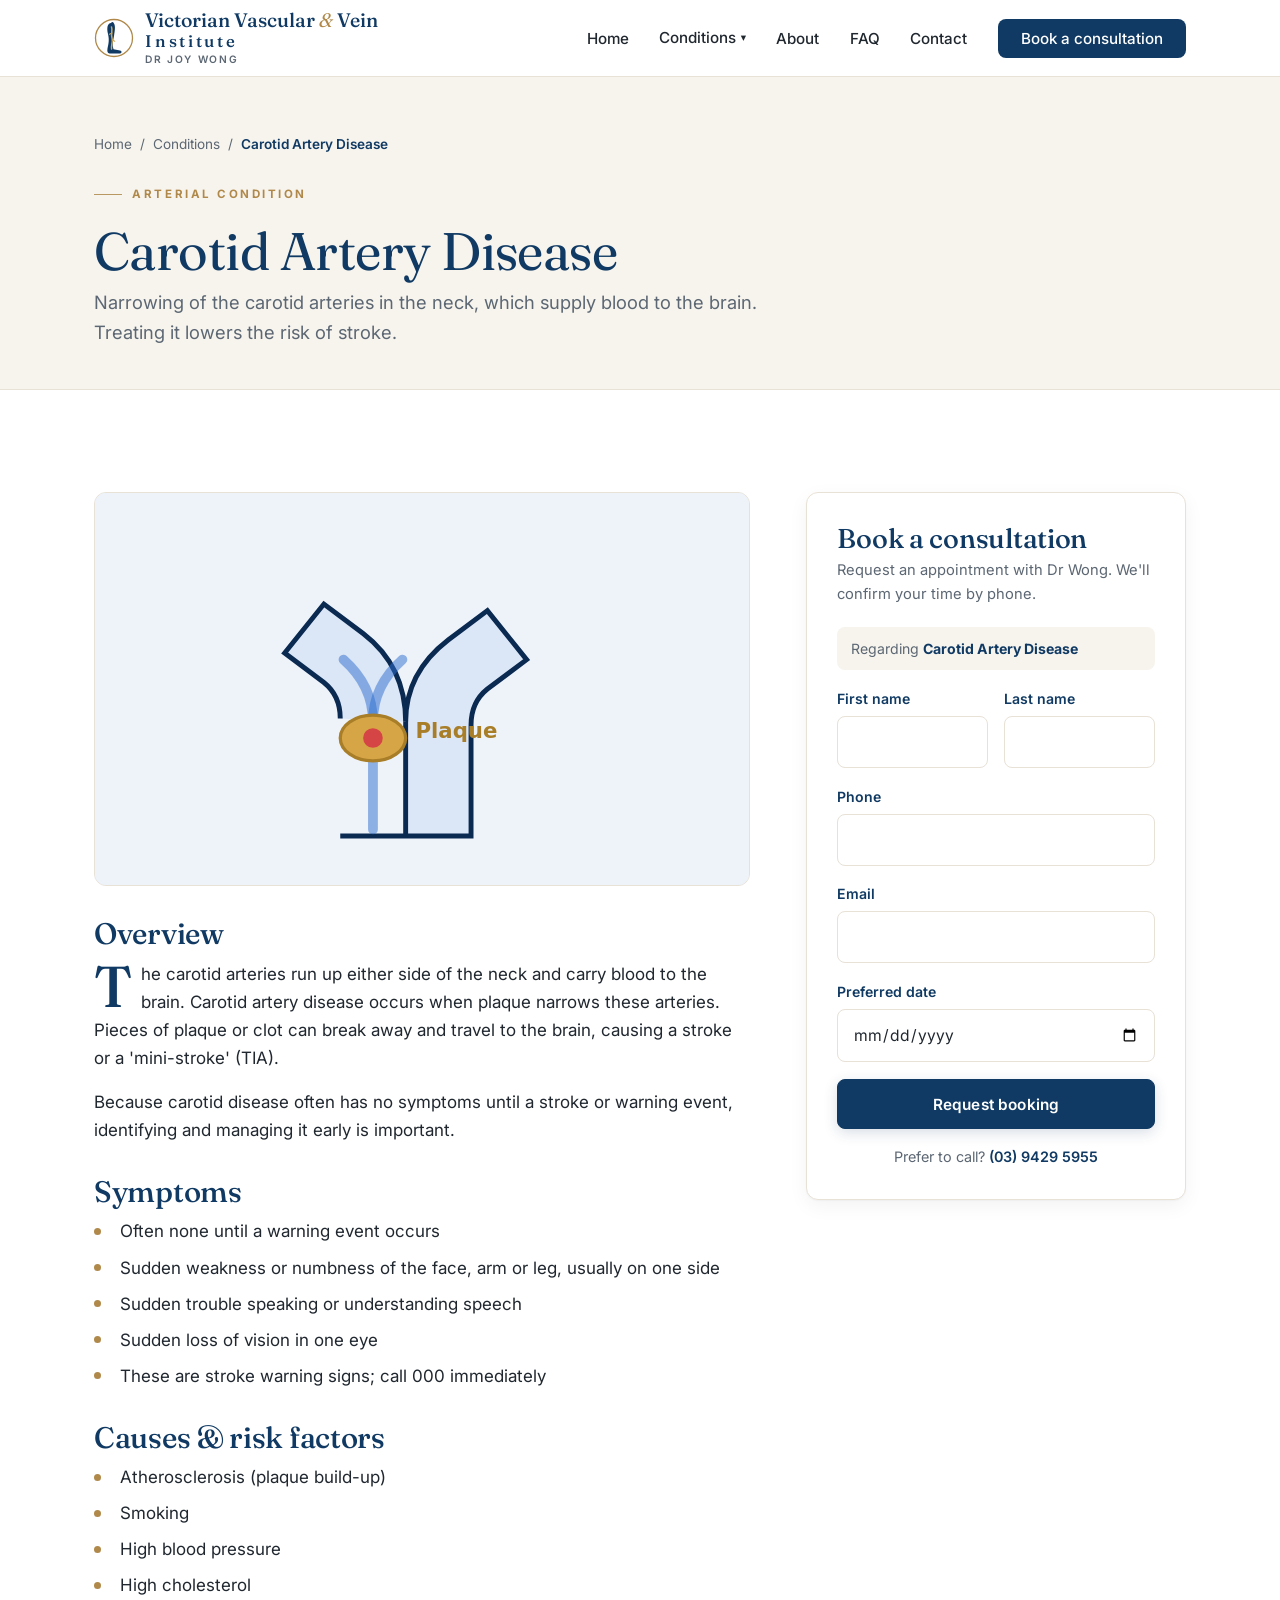
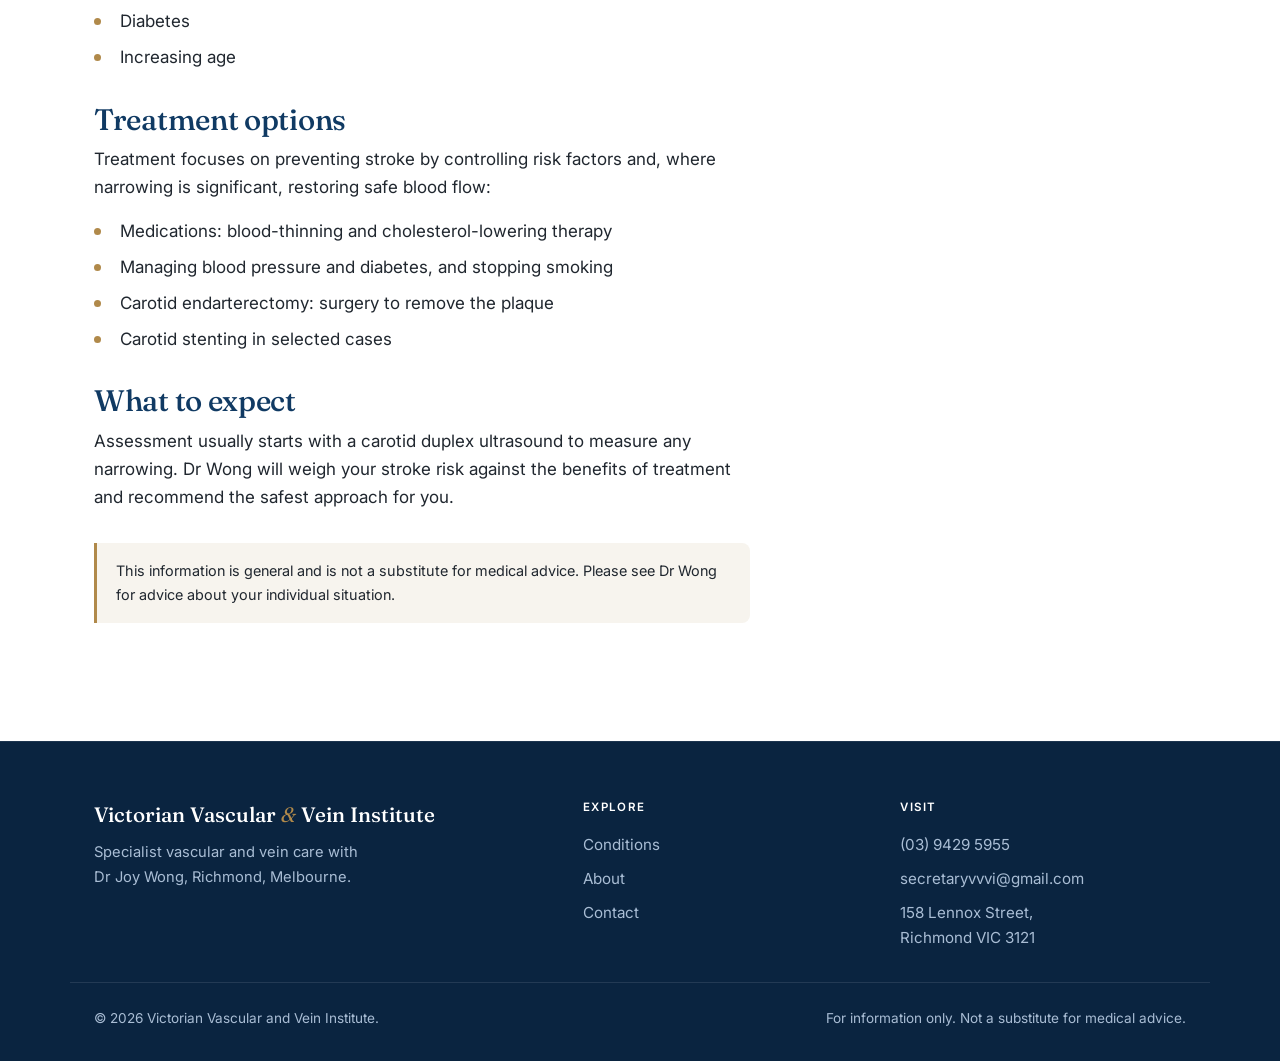
<file: carotid-artery-disease.html>
<!DOCTYPE html>
<html lang="en-AU">
<head>
  <meta charset="UTF-8" />
  <meta name="viewport" content="width=device-width, initial-scale=1.0" />
  <meta name="theme-color" content="#0a2440" />
  <meta name="description" content="Assessment and treatment of carotid artery disease to reduce stroke risk, with Dr Joy Wong, Richmond, Melbourne." />
  <title>Carotid Artery Disease | Victorian Vascular and Vein Institute</title>
  <link rel="preconnect" href="https://fonts.googleapis.com" />
  <link rel="preconnect" href="https://fonts.gstatic.com" crossorigin />
  <link href="https://fonts.googleapis.com/css2?family=Fraunces:ital,opsz,wght@0,9..144,400;0,9..144,500;0,9..144,600;1,9..144,400&family=Inter:wght@400;500;600;700&display=swap" rel="stylesheet" />
  <link rel="icon" type="image/svg+xml" href="favicon.svg" />
  <link rel="stylesheet" href="styles.css" />
</head>
<body>
  <a class="skip-link" href="#main">Skip to content</a>

  <header class="site-header">
    <div class="container header-inner">
      <a class="brand" href="index.html" aria-label="Victorian Vascular and Vein Institute home">
        <span class="brand-mark" aria-hidden="true">
          <svg viewBox="0 0 40 40" width="40" height="40">
            <circle cx="20" cy="20" r="18.5" fill="none" stroke="#b0894a" stroke-width="1.3"/>
            <path d="M17 5 C 13.5 5, 12.5 10, 14 16 C 15.5 22, 14.5 26, 13.5 30.5 C 13 33.5, 13.5 35, 15.5 35.5 L 26 35.5 C 28 35.5, 28 33, 26 32.6 L 19.5 31.3 C 18 27.5, 19 23, 20 18 C 21 12, 21.5 8, 20 5.5 C 19 3.7, 18 3.7, 17 5 Z" fill="#103a63"/>
            <path d="M17.5 9 C 19 13, 16.5 16, 18 20 C 19.3 24, 16.8 27, 17.6 31" fill="none" stroke="#cba95f" stroke-width="1.5" stroke-linecap="round"/>
            <path d="M17.9 15 l-2.4 1.2 M18.4 22 l2.3 1.2" fill="none" stroke="#cba95f" stroke-width="1.2" stroke-linecap="round"/>
          </svg>
        </span>
        <span class="brand-text">
          <span class="brand-name">Victorian Vascular <span class="amp">&amp;</span> Vein</span>
          <span class="brand-inst">Institute</span>
          <span class="brand-sub">Dr Joy Wong</span>
        </span>
      </a>
      <nav class="nav" aria-label="Primary">
        <button class="nav-toggle" aria-expanded="false" aria-controls="nav-menu">
          <span class="sr-only">Menu</span>
          <span class="nav-bars" aria-hidden="true"></span>
        </button>
        <ul id="nav-menu" class="nav-menu">
          <li><a href="index.html">Home</a></li>
          <li class="has-dropdown">
            <a href="index.html#services" class="nav-drop-toggle" aria-haspopup="true">Conditions <span class="caret" aria-hidden="true">&#9662;</span></a>
            <div class="dropdown-panel">
              <div class="container dropdown-row">
                <a href="varicose-veins.html">Varicose &amp; Spider Veins</a>
                <a href="peripheral-artery-disease.html">Peripheral Artery Disease</a>
                <a href="aortic-aneurysm.html">Aortic Aneurysm Care</a>
                <a href="carotid-artery-disease.html">Carotid Artery Disease</a>
                <a href="deep-vein-thrombosis.html">Deep Vein Thrombosis</a>
                <a href="dialysis-access.html">Dialysis Access</a>
              </div>
            </div>
          </li>
          <li><a href="about.html">About</a></li>
          <li><a href="index.html#faq">FAQ</a></li>
          <li><a href="index.html#contact">Contact</a></li>
          <li><a class="nav-cta" href="#book">Book a consultation</a></li>
        </ul>
      </nav>
    </div>
  </header>

  <main id="main">
    <section class="page-hero">
      <div class="container">
        <nav class="breadcrumb" aria-label="Breadcrumb">
          <a href="index.html">Home</a>
          <span aria-hidden="true">/</span>
          <a href="index.html#services">Conditions</a>
          <span aria-hidden="true">/</span>
          <span aria-current="page">Carotid Artery Disease</span>
        </nav>
        <p class="eyebrow">Arterial condition</p>
        <h1>Carotid Artery Disease</h1>
        <p class="page-lead">Narrowing of the carotid arteries in the neck, which supply blood to the brain. Treating it lowers the risk of stroke.</p>
      </div>
    </section>

    <section class="section">
      <div class="container condition-layout">
        <article class="condition-content">
          <img class="condition-hero-img" src="images/conditions/carotid-artery-disease.svg" alt="Illustration of a carotid artery narrowed by plaque" width="400" height="240" />
          <h2>Overview</h2>
          <p>The carotid arteries run up either side of the neck and carry blood to the brain. Carotid artery disease occurs when plaque narrows these arteries. Pieces of plaque or clot can break away and travel to the brain, causing a stroke or a 'mini-stroke' (TIA).</p>
          <p>Because carotid disease often has no symptoms until a stroke or warning event, identifying and managing it early is important.</p>
          <h2>Symptoms</h2>
          <ul class="cond-list">
            <li>Often none until a warning event occurs</li>
            <li>Sudden weakness or numbness of the face, arm or leg, usually on one side</li>
            <li>Sudden trouble speaking or understanding speech</li>
            <li>Sudden loss of vision in one eye</li>
            <li>These are stroke warning signs; call 000 immediately</li>
          </ul>
          <h2>Causes &amp; risk factors</h2>
          <ul class="cond-list">
            <li>Atherosclerosis (plaque build-up)</li>
            <li>Smoking</li>
            <li>High blood pressure</li>
            <li>High cholesterol</li>
            <li>Diabetes</li>
            <li>Increasing age</li>
          </ul>
          <h2>Treatment options</h2>
          <p>Treatment focuses on preventing stroke by controlling risk factors and, where narrowing is significant, restoring safe blood flow:</p>
          <ul class="cond-list">
            <li>Medications: blood-thinning and cholesterol-lowering therapy</li>
            <li>Managing blood pressure and diabetes, and stopping smoking</li>
            <li>Carotid endarterectomy: surgery to remove the plaque</li>
            <li>Carotid stenting in selected cases</li>
          </ul>
          <h2>What to expect</h2>
          <p>Assessment usually starts with a carotid duplex ultrasound to measure any narrowing. Dr Wong will weigh your stroke risk against the benefits of treatment and recommend the safest approach for you.</p>
          <p class="disclaimer">This information is general and is not a substitute for medical advice. Please see Dr Wong for advice about your individual situation.</p>
        </article>

        <aside class="booking-aside">
          <form class="booking-form" id="book" novalidate>
            <h2 class="booking-title">Book a consultation</h2>
            <p class="booking-sub">Request an appointment with Dr Wong. We'll confirm your time by phone.</p>
          <input type="hidden" name="condition" value="Carotid Artery Disease" />
          <p class="booking-regarding">Regarding <strong>Carotid Artery Disease</strong></p>
            <div class="field-row">
              <div class="field">
                <label for="bf-first">First name</label>
                <input id="bf-first" name="first_name" type="text" autocomplete="given-name" required />
              </div>
              <div class="field">
                <label for="bf-last">Last name</label>
                <input id="bf-last" name="last_name" type="text" autocomplete="family-name" required />
              </div>
            </div>
            <div class="field">
              <label for="bf-phone">Phone</label>
              <input id="bf-phone" name="phone" type="tel" autocomplete="tel" required />
            </div>
            <div class="field">
              <label for="bf-email">Email</label>
              <input id="bf-email" name="email" type="email" autocomplete="email" required />
            </div>
            <div class="field">
              <label for="bf-date">Preferred date</label>
              <input id="bf-date" name="preferred_date" type="date" />
            </div>
            <button class="btn btn-primary btn-block" type="submit">Request booking</button>
            <p class="booking-alt">Prefer to call? <a href="tel:+61394295955">(03) 9429 5955</a></p>
            <p class="booking-status" role="status" aria-live="polite" hidden></p>
          </form>
        </aside>
      </div>
    </section>
  </main>

  <footer class="site-footer">
    <div class="container footer-grid">
      <div>
        <p class="footer-brand">Victorian Vascular <span class="amp">&amp;</span> Vein Institute</p>
        <p class="footer-note">
          Specialist vascular and vein care with Dr Joy Wong, Richmond, Melbourne.
        </p>
      </div>
      <div class="footer-col">
        <h4>Explore</h4>
        <a href="index.html#services">Conditions</a>
        <a href="about.html">About</a>
        <a href="index.html#contact">Contact</a>
      </div>
      <div class="footer-col">
        <h4>Visit</h4>
        <a href="tel:+61394295955">(03) 9429 5955</a>
        <a href="mailto:secretaryvvvi@gmail.com">secretaryvvvi@gmail.com</a>
        <a href="https://maps.google.com/?q=158+Lennox+Street,+Richmond+VIC+3121" target="_blank" rel="noopener">158 Lennox Street,<br />Richmond VIC 3121</a>
      </div>
    </div>
    <div class="container footer-base">
      <p>© <span id="year"></span> Victorian Vascular and Vein Institute.</p>
      <p>For information only. Not a substitute for medical advice.</p>
    </div>
  </footer>

  <script src="script.js"></script>
</body>
</html>
</file>
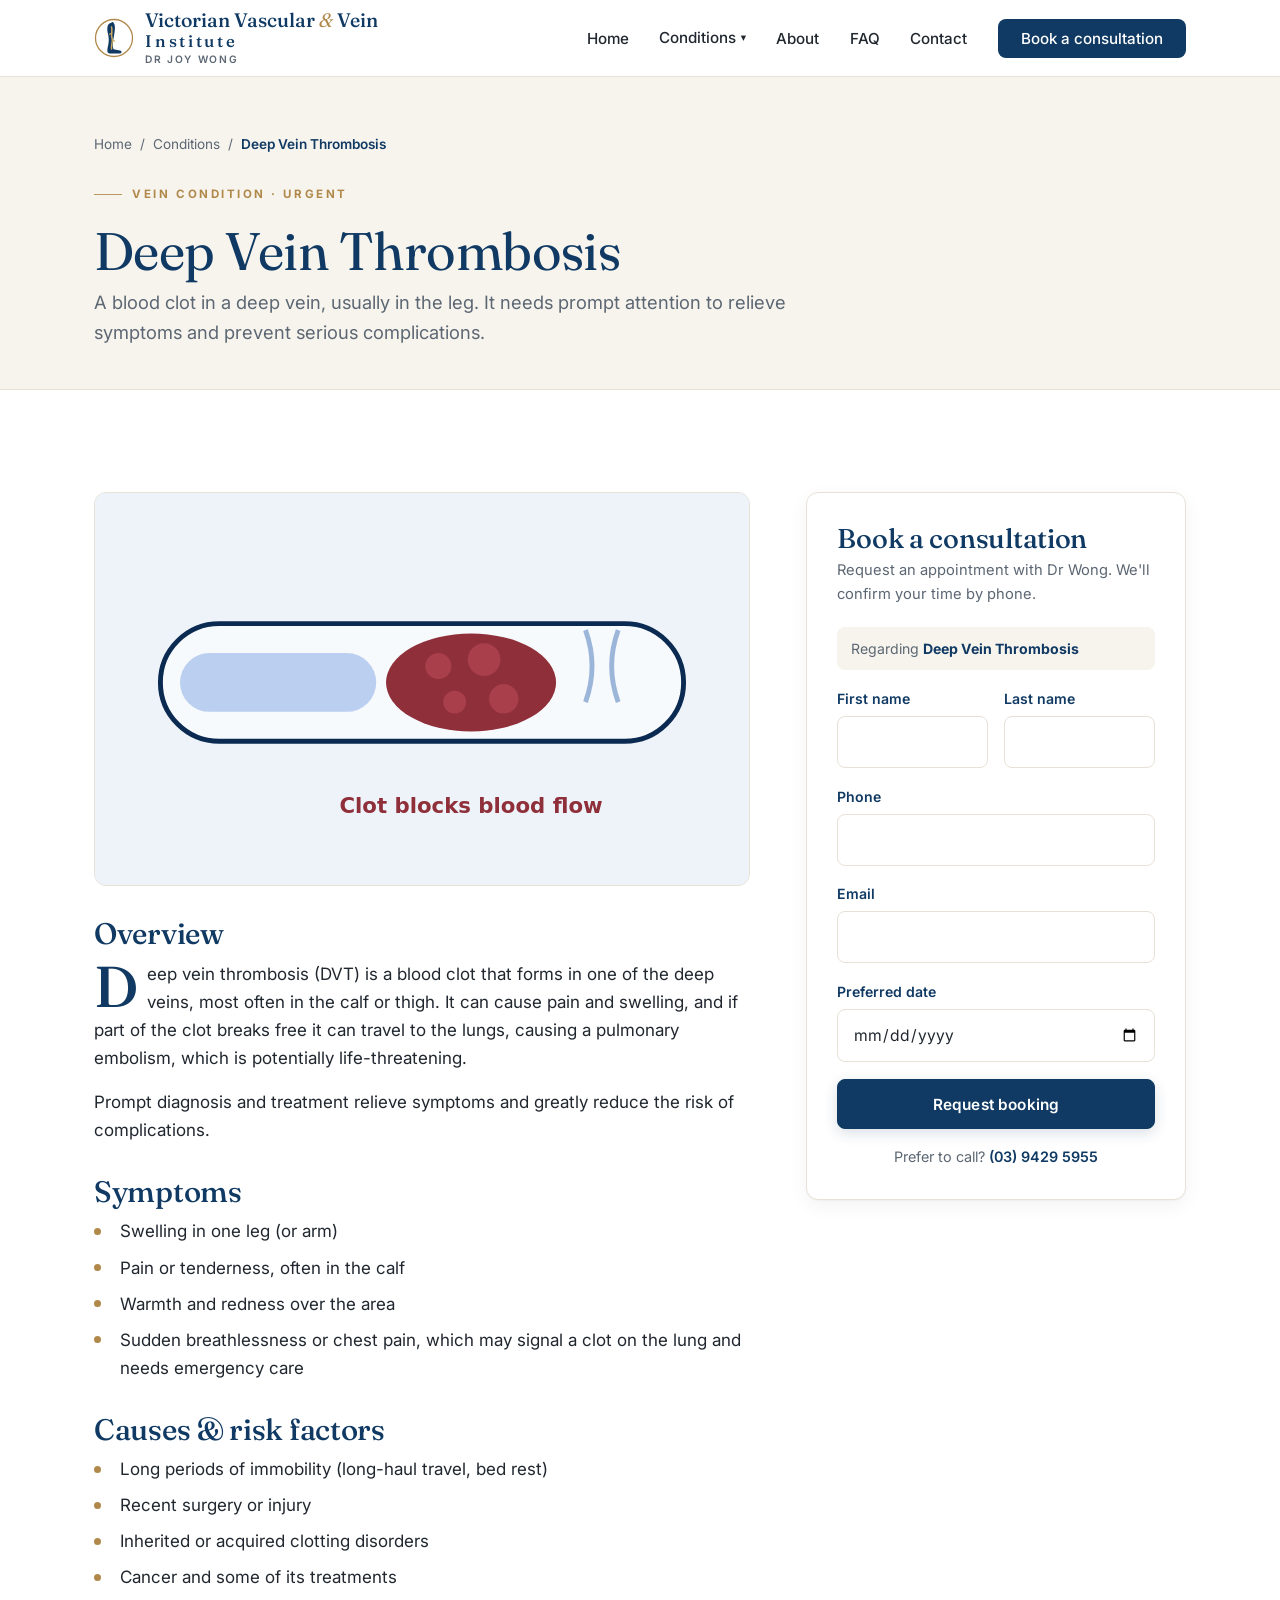
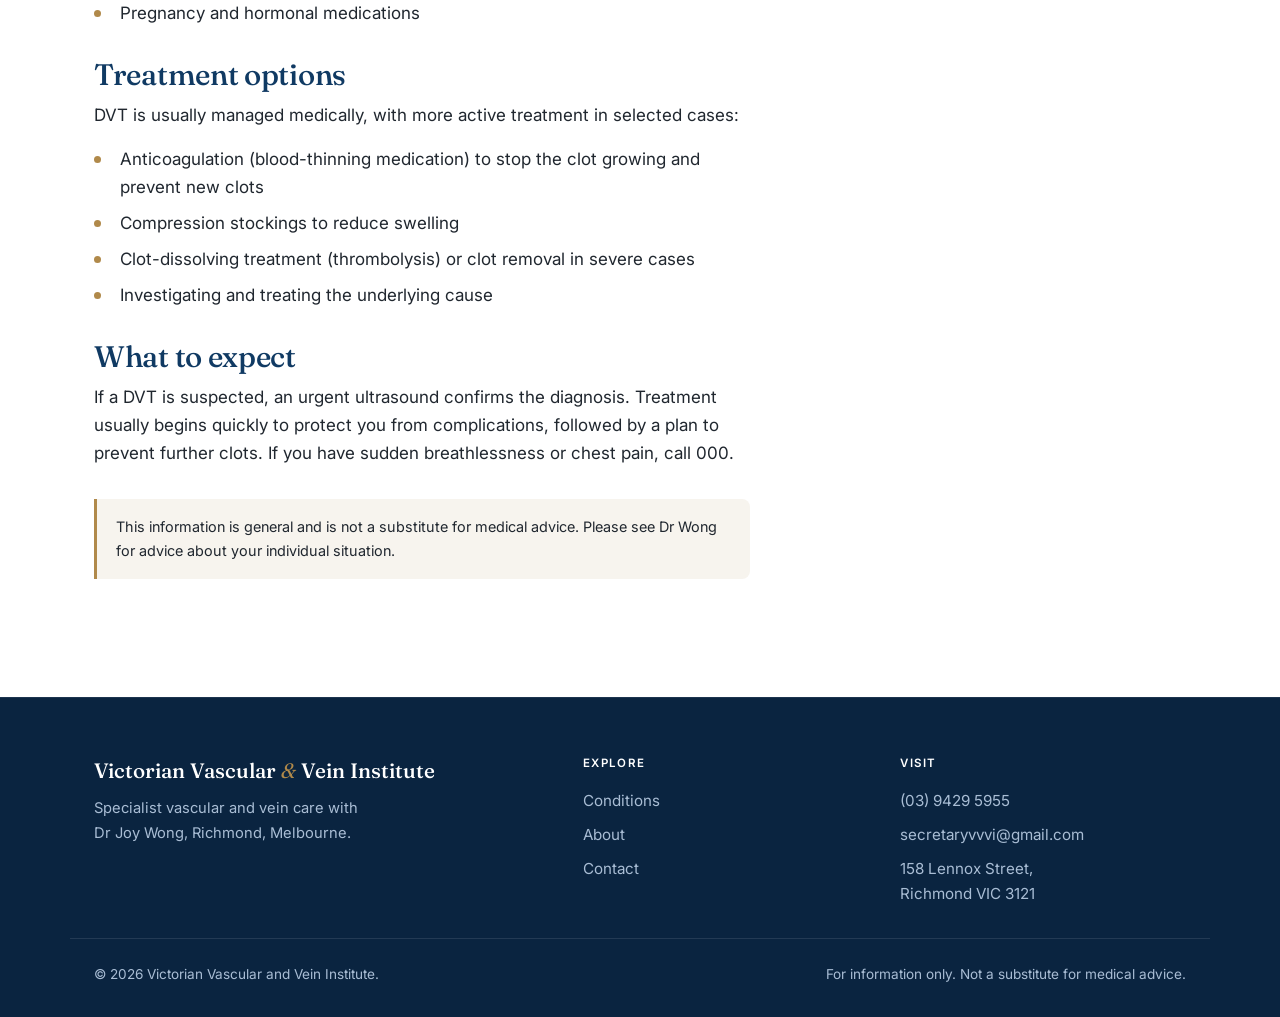
<file: deep-vein-thrombosis.html>
<!DOCTYPE html>
<html lang="en-AU">
<head>
  <meta charset="UTF-8" />
  <meta name="viewport" content="width=device-width, initial-scale=1.0" />
  <meta name="theme-color" content="#0a2440" />
  <meta name="description" content="Rapid assessment and treatment of deep vein thrombosis (DVT) with Dr Joy Wong, Richmond, Melbourne." />
  <title>Deep Vein Thrombosis | Victorian Vascular and Vein Institute</title>
  <link rel="preconnect" href="https://fonts.googleapis.com" />
  <link rel="preconnect" href="https://fonts.gstatic.com" crossorigin />
  <link href="https://fonts.googleapis.com/css2?family=Fraunces:ital,opsz,wght@0,9..144,400;0,9..144,500;0,9..144,600;1,9..144,400&family=Inter:wght@400;500;600;700&display=swap" rel="stylesheet" />
  <link rel="icon" type="image/svg+xml" href="favicon.svg" />
  <link rel="stylesheet" href="styles.css" />
</head>
<body>
  <a class="skip-link" href="#main">Skip to content</a>

  <header class="site-header">
    <div class="container header-inner">
      <a class="brand" href="index.html" aria-label="Victorian Vascular and Vein Institute home">
        <span class="brand-mark" aria-hidden="true">
          <svg viewBox="0 0 40 40" width="40" height="40">
            <circle cx="20" cy="20" r="18.5" fill="none" stroke="#b0894a" stroke-width="1.3"/>
            <path d="M17 5 C 13.5 5, 12.5 10, 14 16 C 15.5 22, 14.5 26, 13.5 30.5 C 13 33.5, 13.5 35, 15.5 35.5 L 26 35.5 C 28 35.5, 28 33, 26 32.6 L 19.5 31.3 C 18 27.5, 19 23, 20 18 C 21 12, 21.5 8, 20 5.5 C 19 3.7, 18 3.7, 17 5 Z" fill="#103a63"/>
            <path d="M17.5 9 C 19 13, 16.5 16, 18 20 C 19.3 24, 16.8 27, 17.6 31" fill="none" stroke="#cba95f" stroke-width="1.5" stroke-linecap="round"/>
            <path d="M17.9 15 l-2.4 1.2 M18.4 22 l2.3 1.2" fill="none" stroke="#cba95f" stroke-width="1.2" stroke-linecap="round"/>
          </svg>
        </span>
        <span class="brand-text">
          <span class="brand-name">Victorian Vascular <span class="amp">&amp;</span> Vein</span>
          <span class="brand-inst">Institute</span>
          <span class="brand-sub">Dr Joy Wong</span>
        </span>
      </a>
      <nav class="nav" aria-label="Primary">
        <button class="nav-toggle" aria-expanded="false" aria-controls="nav-menu">
          <span class="sr-only">Menu</span>
          <span class="nav-bars" aria-hidden="true"></span>
        </button>
        <ul id="nav-menu" class="nav-menu">
          <li><a href="index.html">Home</a></li>
          <li class="has-dropdown">
            <a href="index.html#services" class="nav-drop-toggle" aria-haspopup="true">Conditions <span class="caret" aria-hidden="true">&#9662;</span></a>
            <div class="dropdown-panel">
              <div class="container dropdown-row">
                <a href="varicose-veins.html">Varicose &amp; Spider Veins</a>
                <a href="peripheral-artery-disease.html">Peripheral Artery Disease</a>
                <a href="aortic-aneurysm.html">Aortic Aneurysm Care</a>
                <a href="carotid-artery-disease.html">Carotid Artery Disease</a>
                <a href="deep-vein-thrombosis.html">Deep Vein Thrombosis</a>
                <a href="dialysis-access.html">Dialysis Access</a>
              </div>
            </div>
          </li>
          <li><a href="about.html">About</a></li>
          <li><a href="index.html#faq">FAQ</a></li>
          <li><a href="index.html#contact">Contact</a></li>
          <li><a class="nav-cta" href="#book">Book a consultation</a></li>
        </ul>
      </nav>
    </div>
  </header>

  <main id="main">
    <section class="page-hero">
      <div class="container">
        <nav class="breadcrumb" aria-label="Breadcrumb">
          <a href="index.html">Home</a>
          <span aria-hidden="true">/</span>
          <a href="index.html#services">Conditions</a>
          <span aria-hidden="true">/</span>
          <span aria-current="page">Deep Vein Thrombosis</span>
        </nav>
        <p class="eyebrow">Vein condition · urgent</p>
        <h1>Deep Vein Thrombosis</h1>
        <p class="page-lead">A blood clot in a deep vein, usually in the leg. It needs prompt attention to relieve symptoms and prevent serious complications.</p>
      </div>
    </section>

    <section class="section">
      <div class="container condition-layout">
        <article class="condition-content">
          <img class="condition-hero-img" src="images/conditions/deep-vein-thrombosis.svg" alt="Illustration of a deep vein blocked by a blood clot" width="400" height="240" />
          <h2>Overview</h2>
          <p>Deep vein thrombosis (DVT) is a blood clot that forms in one of the deep veins, most often in the calf or thigh. It can cause pain and swelling, and if part of the clot breaks free it can travel to the lungs, causing a pulmonary embolism, which is potentially life-threatening.</p>
          <p>Prompt diagnosis and treatment relieve symptoms and greatly reduce the risk of complications.</p>
          <h2>Symptoms</h2>
          <ul class="cond-list">
            <li>Swelling in one leg (or arm)</li>
            <li>Pain or tenderness, often in the calf</li>
            <li>Warmth and redness over the area</li>
            <li>Sudden breathlessness or chest pain, which may signal a clot on the lung and needs emergency care</li>
          </ul>
          <h2>Causes &amp; risk factors</h2>
          <ul class="cond-list">
            <li>Long periods of immobility (long-haul travel, bed rest)</li>
            <li>Recent surgery or injury</li>
            <li>Inherited or acquired clotting disorders</li>
            <li>Cancer and some of its treatments</li>
            <li>Pregnancy and hormonal medications</li>
          </ul>
          <h2>Treatment options</h2>
          <p>DVT is usually managed medically, with more active treatment in selected cases:</p>
          <ul class="cond-list">
            <li>Anticoagulation (blood-thinning medication) to stop the clot growing and prevent new clots</li>
            <li>Compression stockings to reduce swelling</li>
            <li>Clot-dissolving treatment (thrombolysis) or clot removal in severe cases</li>
            <li>Investigating and treating the underlying cause</li>
          </ul>
          <h2>What to expect</h2>
          <p>If a DVT is suspected, an urgent ultrasound confirms the diagnosis. Treatment usually begins quickly to protect you from complications, followed by a plan to prevent further clots. If you have sudden breathlessness or chest pain, call 000.</p>
          <p class="disclaimer">This information is general and is not a substitute for medical advice. Please see Dr Wong for advice about your individual situation.</p>
        </article>

        <aside class="booking-aside">
          <form class="booking-form" id="book" novalidate>
            <h2 class="booking-title">Book a consultation</h2>
            <p class="booking-sub">Request an appointment with Dr Wong. We'll confirm your time by phone.</p>
          <input type="hidden" name="condition" value="Deep Vein Thrombosis" />
          <p class="booking-regarding">Regarding <strong>Deep Vein Thrombosis</strong></p>
            <div class="field-row">
              <div class="field">
                <label for="bf-first">First name</label>
                <input id="bf-first" name="first_name" type="text" autocomplete="given-name" required />
              </div>
              <div class="field">
                <label for="bf-last">Last name</label>
                <input id="bf-last" name="last_name" type="text" autocomplete="family-name" required />
              </div>
            </div>
            <div class="field">
              <label for="bf-phone">Phone</label>
              <input id="bf-phone" name="phone" type="tel" autocomplete="tel" required />
            </div>
            <div class="field">
              <label for="bf-email">Email</label>
              <input id="bf-email" name="email" type="email" autocomplete="email" required />
            </div>
            <div class="field">
              <label for="bf-date">Preferred date</label>
              <input id="bf-date" name="preferred_date" type="date" />
            </div>
            <button class="btn btn-primary btn-block" type="submit">Request booking</button>
            <p class="booking-alt">Prefer to call? <a href="tel:+61394295955">(03) 9429 5955</a></p>
            <p class="booking-status" role="status" aria-live="polite" hidden></p>
          </form>
        </aside>
      </div>
    </section>
  </main>

  <footer class="site-footer">
    <div class="container footer-grid">
      <div>
        <p class="footer-brand">Victorian Vascular <span class="amp">&amp;</span> Vein Institute</p>
        <p class="footer-note">
          Specialist vascular and vein care with Dr Joy Wong, Richmond, Melbourne.
        </p>
      </div>
      <div class="footer-col">
        <h4>Explore</h4>
        <a href="index.html#services">Conditions</a>
        <a href="about.html">About</a>
        <a href="index.html#contact">Contact</a>
      </div>
      <div class="footer-col">
        <h4>Visit</h4>
        <a href="tel:+61394295955">(03) 9429 5955</a>
        <a href="mailto:secretaryvvvi@gmail.com">secretaryvvvi@gmail.com</a>
        <a href="https://maps.google.com/?q=158+Lennox+Street,+Richmond+VIC+3121" target="_blank" rel="noopener">158 Lennox Street,<br />Richmond VIC 3121</a>
      </div>
    </div>
    <div class="container footer-base">
      <p>© <span id="year"></span> Victorian Vascular and Vein Institute.</p>
      <p>For information only. Not a substitute for medical advice.</p>
    </div>
  </footer>

  <script src="script.js"></script>
</body>
</html>
</file>
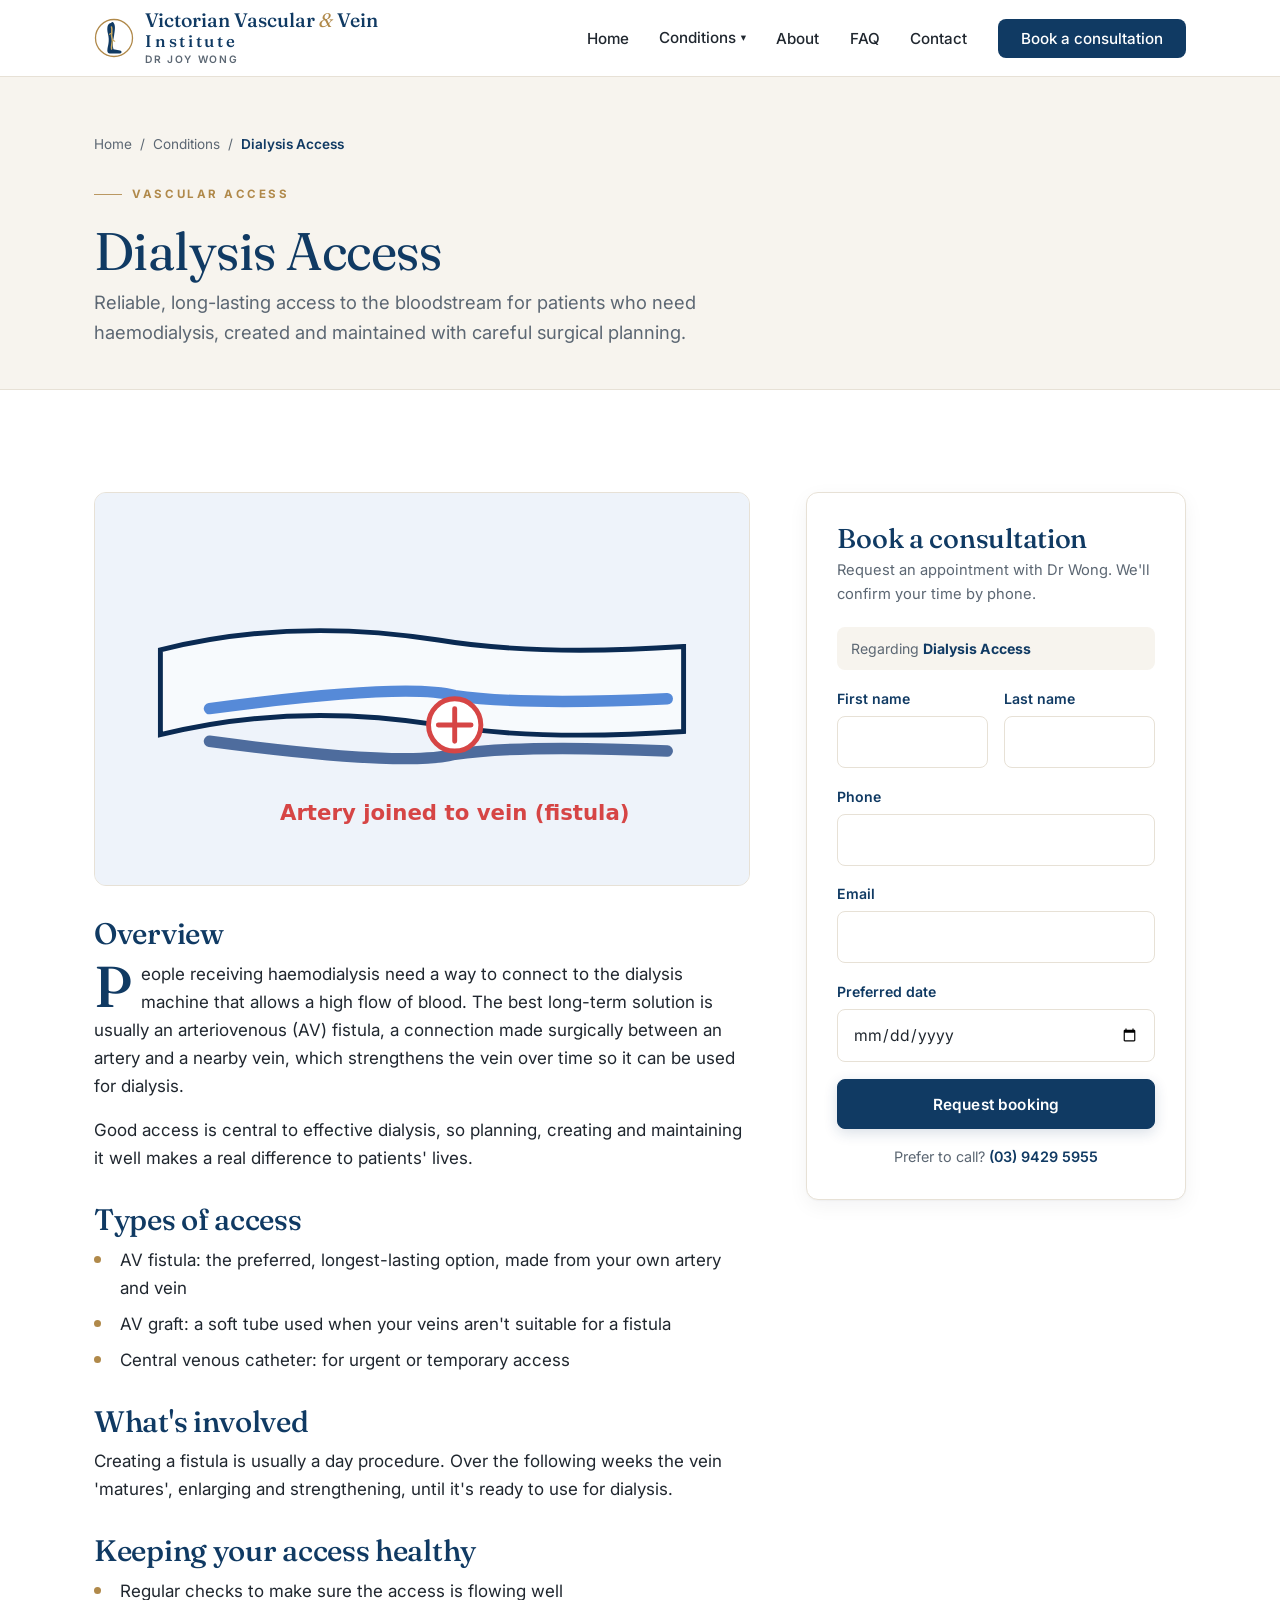
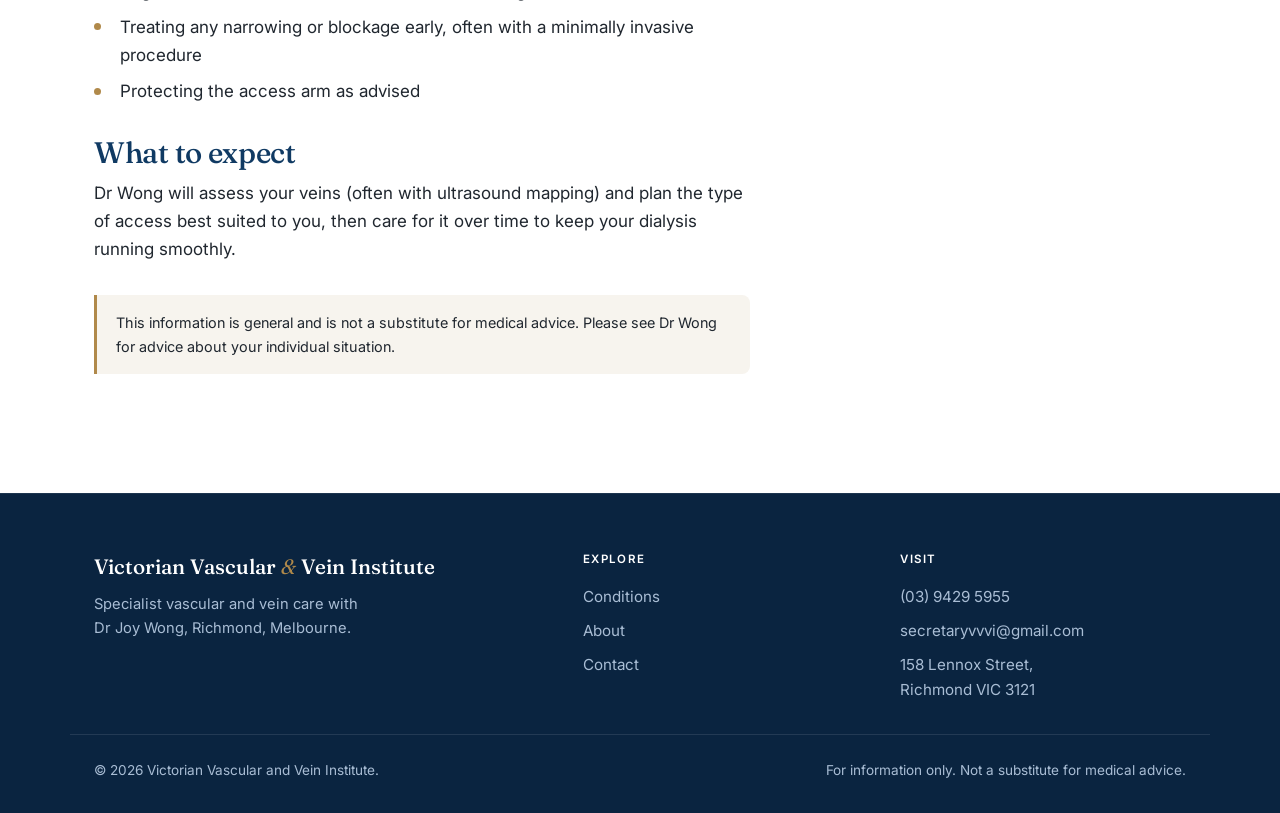
<file: dialysis-access.html>
<!DOCTYPE html>
<html lang="en-AU">
<head>
  <meta charset="UTF-8" />
  <meta name="viewport" content="width=device-width, initial-scale=1.0" />
  <meta name="theme-color" content="#0a2440" />
  <meta name="description" content="Creation and maintenance of dialysis access (AV fistula and graft) with Dr Joy Wong, Richmond, Melbourne." />
  <title>Dialysis Access | Victorian Vascular and Vein Institute</title>
  <link rel="preconnect" href="https://fonts.googleapis.com" />
  <link rel="preconnect" href="https://fonts.gstatic.com" crossorigin />
  <link href="https://fonts.googleapis.com/css2?family=Fraunces:ital,opsz,wght@0,9..144,400;0,9..144,500;0,9..144,600;1,9..144,400&family=Inter:wght@400;500;600;700&display=swap" rel="stylesheet" />
  <link rel="icon" type="image/svg+xml" href="favicon.svg" />
  <link rel="stylesheet" href="styles.css" />
</head>
<body>
  <a class="skip-link" href="#main">Skip to content</a>

  <header class="site-header">
    <div class="container header-inner">
      <a class="brand" href="index.html" aria-label="Victorian Vascular and Vein Institute home">
        <span class="brand-mark" aria-hidden="true">
          <svg viewBox="0 0 40 40" width="40" height="40">
            <circle cx="20" cy="20" r="18.5" fill="none" stroke="#b0894a" stroke-width="1.3"/>
            <path d="M17 5 C 13.5 5, 12.5 10, 14 16 C 15.5 22, 14.5 26, 13.5 30.5 C 13 33.5, 13.5 35, 15.5 35.5 L 26 35.5 C 28 35.5, 28 33, 26 32.6 L 19.5 31.3 C 18 27.5, 19 23, 20 18 C 21 12, 21.5 8, 20 5.5 C 19 3.7, 18 3.7, 17 5 Z" fill="#103a63"/>
            <path d="M17.5 9 C 19 13, 16.5 16, 18 20 C 19.3 24, 16.8 27, 17.6 31" fill="none" stroke="#cba95f" stroke-width="1.5" stroke-linecap="round"/>
            <path d="M17.9 15 l-2.4 1.2 M18.4 22 l2.3 1.2" fill="none" stroke="#cba95f" stroke-width="1.2" stroke-linecap="round"/>
          </svg>
        </span>
        <span class="brand-text">
          <span class="brand-name">Victorian Vascular <span class="amp">&amp;</span> Vein</span>
          <span class="brand-inst">Institute</span>
          <span class="brand-sub">Dr Joy Wong</span>
        </span>
      </a>
      <nav class="nav" aria-label="Primary">
        <button class="nav-toggle" aria-expanded="false" aria-controls="nav-menu">
          <span class="sr-only">Menu</span>
          <span class="nav-bars" aria-hidden="true"></span>
        </button>
        <ul id="nav-menu" class="nav-menu">
          <li><a href="index.html">Home</a></li>
          <li class="has-dropdown">
            <a href="index.html#services" class="nav-drop-toggle" aria-haspopup="true">Conditions <span class="caret" aria-hidden="true">&#9662;</span></a>
            <div class="dropdown-panel">
              <div class="container dropdown-row">
                <a href="varicose-veins.html">Varicose &amp; Spider Veins</a>
                <a href="peripheral-artery-disease.html">Peripheral Artery Disease</a>
                <a href="aortic-aneurysm.html">Aortic Aneurysm Care</a>
                <a href="carotid-artery-disease.html">Carotid Artery Disease</a>
                <a href="deep-vein-thrombosis.html">Deep Vein Thrombosis</a>
                <a href="dialysis-access.html">Dialysis Access</a>
              </div>
            </div>
          </li>
          <li><a href="about.html">About</a></li>
          <li><a href="index.html#faq">FAQ</a></li>
          <li><a href="index.html#contact">Contact</a></li>
          <li><a class="nav-cta" href="#book">Book a consultation</a></li>
        </ul>
      </nav>
    </div>
  </header>

  <main id="main">
    <section class="page-hero">
      <div class="container">
        <nav class="breadcrumb" aria-label="Breadcrumb">
          <a href="index.html">Home</a>
          <span aria-hidden="true">/</span>
          <a href="index.html#services">Conditions</a>
          <span aria-hidden="true">/</span>
          <span aria-current="page">Dialysis Access</span>
        </nav>
        <p class="eyebrow">Vascular access</p>
        <h1>Dialysis Access</h1>
        <p class="page-lead">Reliable, long-lasting access to the bloodstream for patients who need haemodialysis, created and maintained with careful surgical planning.</p>
      </div>
    </section>

    <section class="section">
      <div class="container condition-layout">
        <article class="condition-content">
          <img class="condition-hero-img" src="images/conditions/dialysis-access.svg" alt="Illustration of an arteriovenous fistula for dialysis access" width="400" height="240" />
          <h2>Overview</h2>
          <p>People receiving haemodialysis need a way to connect to the dialysis machine that allows a high flow of blood. The best long-term solution is usually an arteriovenous (AV) fistula, a connection made surgically between an artery and a nearby vein, which strengthens the vein over time so it can be used for dialysis.</p>
          <p>Good access is central to effective dialysis, so planning, creating and maintaining it well makes a real difference to patients' lives.</p>
          <h2>Types of access</h2>
          <ul class="cond-list">
            <li>AV fistula: the preferred, longest-lasting option, made from your own artery and vein</li>
            <li>AV graft: a soft tube used when your veins aren't suitable for a fistula</li>
            <li>Central venous catheter: for urgent or temporary access</li>
          </ul>
          <h2>What's involved</h2>
          <p>Creating a fistula is usually a day procedure. Over the following weeks the vein 'matures', enlarging and strengthening, until it's ready to use for dialysis.</p>
          <h2>Keeping your access healthy</h2>
          <ul class="cond-list">
            <li>Regular checks to make sure the access is flowing well</li>
            <li>Treating any narrowing or blockage early, often with a minimally invasive procedure</li>
            <li>Protecting the access arm as advised</li>
          </ul>
          <h2>What to expect</h2>
          <p>Dr Wong will assess your veins (often with ultrasound mapping) and plan the type of access best suited to you, then care for it over time to keep your dialysis running smoothly.</p>
          <p class="disclaimer">This information is general and is not a substitute for medical advice. Please see Dr Wong for advice about your individual situation.</p>
        </article>

        <aside class="booking-aside">
          <form class="booking-form" id="book" novalidate>
            <h2 class="booking-title">Book a consultation</h2>
            <p class="booking-sub">Request an appointment with Dr Wong. We'll confirm your time by phone.</p>
          <input type="hidden" name="condition" value="Dialysis Access" />
          <p class="booking-regarding">Regarding <strong>Dialysis Access</strong></p>
            <div class="field-row">
              <div class="field">
                <label for="bf-first">First name</label>
                <input id="bf-first" name="first_name" type="text" autocomplete="given-name" required />
              </div>
              <div class="field">
                <label for="bf-last">Last name</label>
                <input id="bf-last" name="last_name" type="text" autocomplete="family-name" required />
              </div>
            </div>
            <div class="field">
              <label for="bf-phone">Phone</label>
              <input id="bf-phone" name="phone" type="tel" autocomplete="tel" required />
            </div>
            <div class="field">
              <label for="bf-email">Email</label>
              <input id="bf-email" name="email" type="email" autocomplete="email" required />
            </div>
            <div class="field">
              <label for="bf-date">Preferred date</label>
              <input id="bf-date" name="preferred_date" type="date" />
            </div>
            <button class="btn btn-primary btn-block" type="submit">Request booking</button>
            <p class="booking-alt">Prefer to call? <a href="tel:+61394295955">(03) 9429 5955</a></p>
            <p class="booking-status" role="status" aria-live="polite" hidden></p>
          </form>
        </aside>
      </div>
    </section>
  </main>

  <footer class="site-footer">
    <div class="container footer-grid">
      <div>
        <p class="footer-brand">Victorian Vascular <span class="amp">&amp;</span> Vein Institute</p>
        <p class="footer-note">
          Specialist vascular and vein care with Dr Joy Wong, Richmond, Melbourne.
        </p>
      </div>
      <div class="footer-col">
        <h4>Explore</h4>
        <a href="index.html#services">Conditions</a>
        <a href="about.html">About</a>
        <a href="index.html#contact">Contact</a>
      </div>
      <div class="footer-col">
        <h4>Visit</h4>
        <a href="tel:+61394295955">(03) 9429 5955</a>
        <a href="mailto:secretaryvvvi@gmail.com">secretaryvvvi@gmail.com</a>
        <a href="https://maps.google.com/?q=158+Lennox+Street,+Richmond+VIC+3121" target="_blank" rel="noopener">158 Lennox Street,<br />Richmond VIC 3121</a>
      </div>
    </div>
    <div class="container footer-base">
      <p>© <span id="year"></span> Victorian Vascular and Vein Institute.</p>
      <p>For information only. Not a substitute for medical advice.</p>
    </div>
  </footer>

  <script src="script.js"></script>
</body>
</html>
</file>
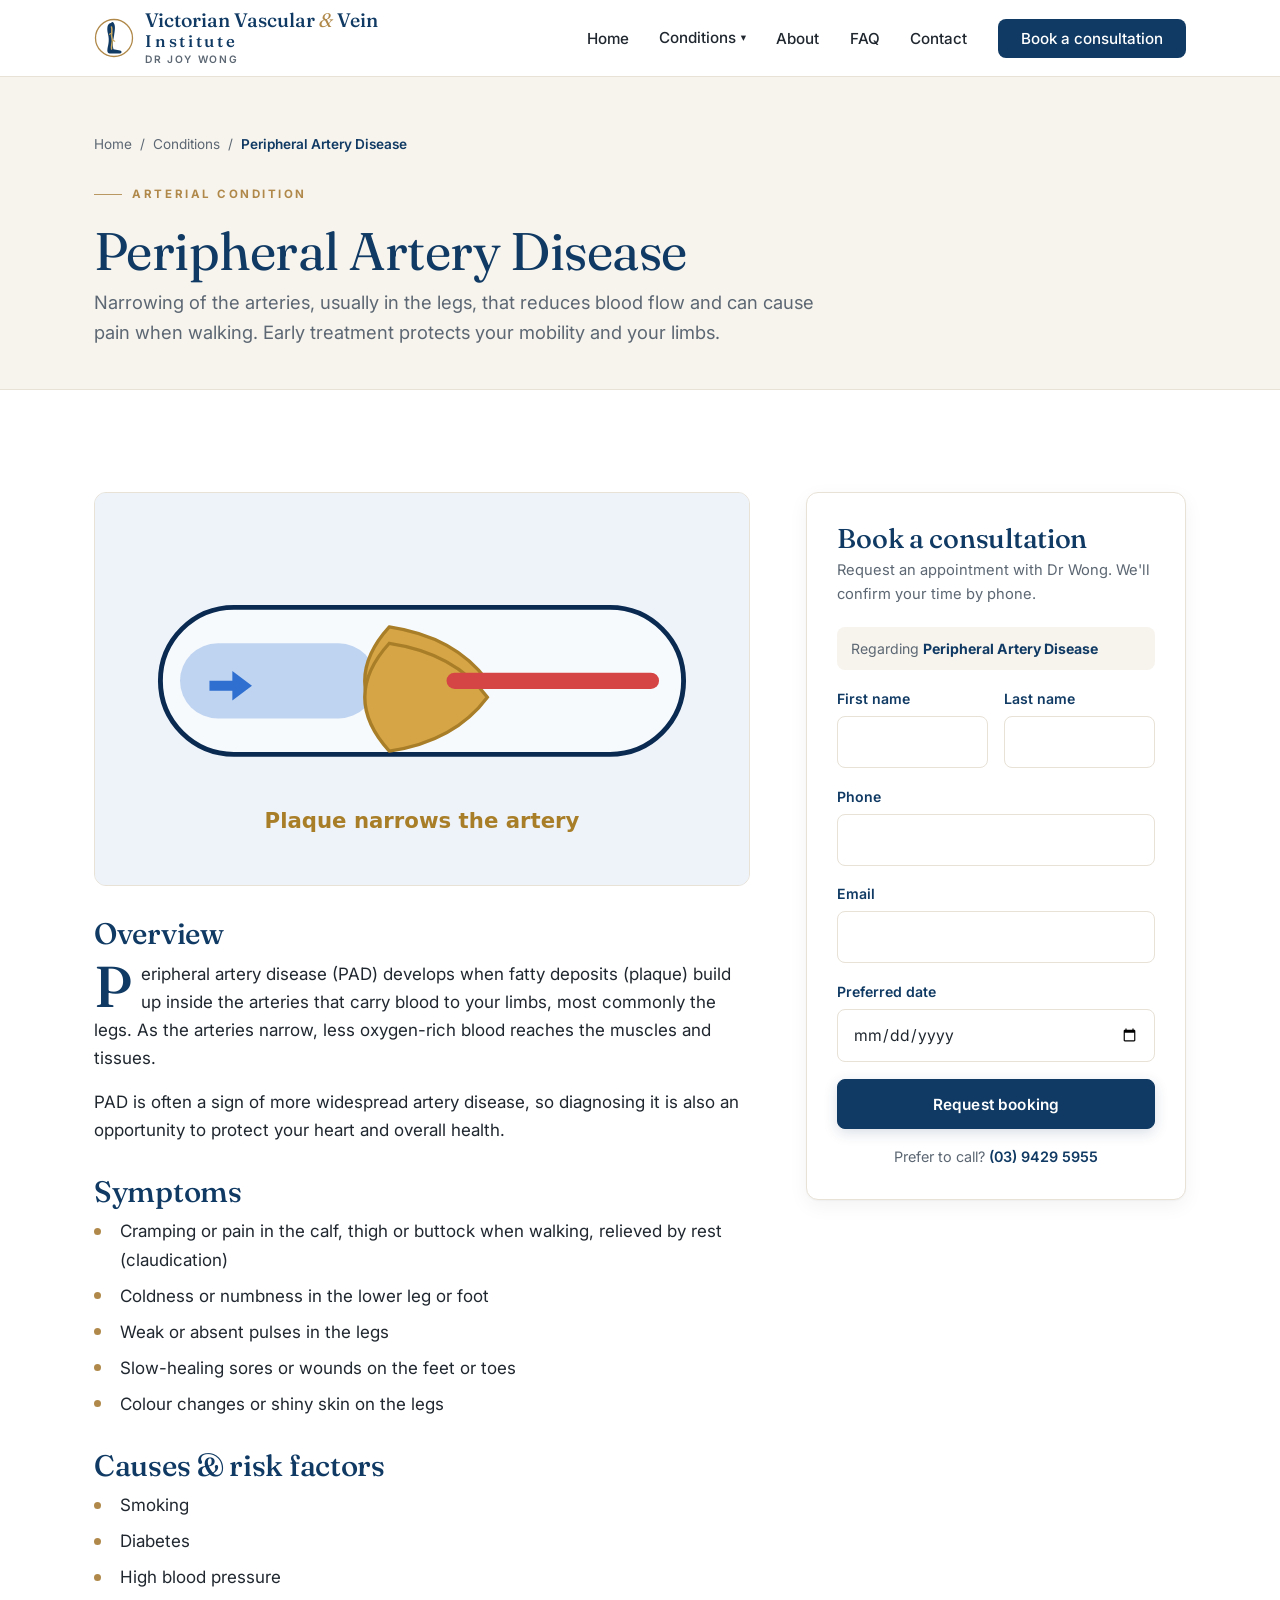
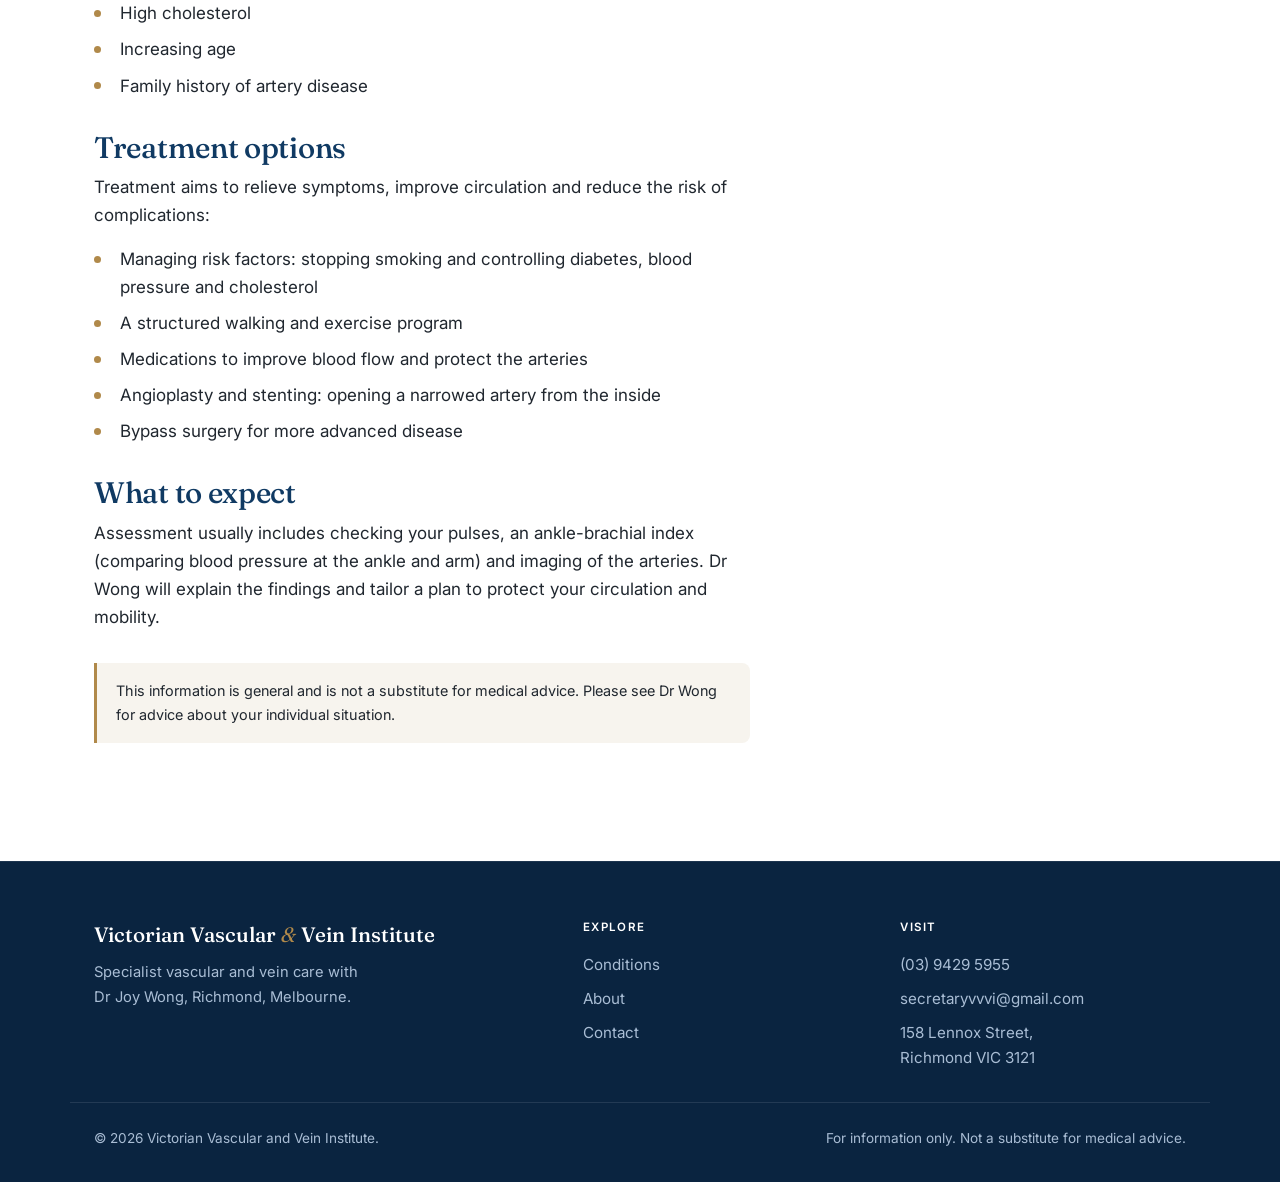
<file: peripheral-artery-disease.html>
<!DOCTYPE html>
<html lang="en-AU">
<head>
  <meta charset="UTF-8" />
  <meta name="viewport" content="width=device-width, initial-scale=1.0" />
  <meta name="theme-color" content="#0a2440" />
  <meta name="description" content="Diagnosis and treatment of peripheral artery disease (PAD) in Richmond, Melbourne with vascular surgeon Dr Joy Wong." />
  <title>Peripheral Artery Disease | Victorian Vascular and Vein Institute</title>
  <link rel="preconnect" href="https://fonts.googleapis.com" />
  <link rel="preconnect" href="https://fonts.gstatic.com" crossorigin />
  <link href="https://fonts.googleapis.com/css2?family=Fraunces:ital,opsz,wght@0,9..144,400;0,9..144,500;0,9..144,600;1,9..144,400&family=Inter:wght@400;500;600;700&display=swap" rel="stylesheet" />
  <link rel="icon" type="image/svg+xml" href="favicon.svg" />
  <link rel="stylesheet" href="styles.css" />
</head>
<body>
  <a class="skip-link" href="#main">Skip to content</a>

  <header class="site-header">
    <div class="container header-inner">
      <a class="brand" href="index.html" aria-label="Victorian Vascular and Vein Institute home">
        <span class="brand-mark" aria-hidden="true">
          <svg viewBox="0 0 40 40" width="40" height="40">
            <circle cx="20" cy="20" r="18.5" fill="none" stroke="#b0894a" stroke-width="1.3"/>
            <path d="M17 5 C 13.5 5, 12.5 10, 14 16 C 15.5 22, 14.5 26, 13.5 30.5 C 13 33.5, 13.5 35, 15.5 35.5 L 26 35.5 C 28 35.5, 28 33, 26 32.6 L 19.5 31.3 C 18 27.5, 19 23, 20 18 C 21 12, 21.5 8, 20 5.5 C 19 3.7, 18 3.7, 17 5 Z" fill="#103a63"/>
            <path d="M17.5 9 C 19 13, 16.5 16, 18 20 C 19.3 24, 16.8 27, 17.6 31" fill="none" stroke="#cba95f" stroke-width="1.5" stroke-linecap="round"/>
            <path d="M17.9 15 l-2.4 1.2 M18.4 22 l2.3 1.2" fill="none" stroke="#cba95f" stroke-width="1.2" stroke-linecap="round"/>
          </svg>
        </span>
        <span class="brand-text">
          <span class="brand-name">Victorian Vascular <span class="amp">&amp;</span> Vein</span>
          <span class="brand-inst">Institute</span>
          <span class="brand-sub">Dr Joy Wong</span>
        </span>
      </a>
      <nav class="nav" aria-label="Primary">
        <button class="nav-toggle" aria-expanded="false" aria-controls="nav-menu">
          <span class="sr-only">Menu</span>
          <span class="nav-bars" aria-hidden="true"></span>
        </button>
        <ul id="nav-menu" class="nav-menu">
          <li><a href="index.html">Home</a></li>
          <li class="has-dropdown">
            <a href="index.html#services" class="nav-drop-toggle" aria-haspopup="true">Conditions <span class="caret" aria-hidden="true">&#9662;</span></a>
            <div class="dropdown-panel">
              <div class="container dropdown-row">
                <a href="varicose-veins.html">Varicose &amp; Spider Veins</a>
                <a href="peripheral-artery-disease.html">Peripheral Artery Disease</a>
                <a href="aortic-aneurysm.html">Aortic Aneurysm Care</a>
                <a href="carotid-artery-disease.html">Carotid Artery Disease</a>
                <a href="deep-vein-thrombosis.html">Deep Vein Thrombosis</a>
                <a href="dialysis-access.html">Dialysis Access</a>
              </div>
            </div>
          </li>
          <li><a href="about.html">About</a></li>
          <li><a href="index.html#faq">FAQ</a></li>
          <li><a href="index.html#contact">Contact</a></li>
          <li><a class="nav-cta" href="#book">Book a consultation</a></li>
        </ul>
      </nav>
    </div>
  </header>

  <main id="main">
    <section class="page-hero">
      <div class="container">
        <nav class="breadcrumb" aria-label="Breadcrumb">
          <a href="index.html">Home</a>
          <span aria-hidden="true">/</span>
          <a href="index.html#services">Conditions</a>
          <span aria-hidden="true">/</span>
          <span aria-current="page">Peripheral Artery Disease</span>
        </nav>
        <p class="eyebrow">Arterial condition</p>
        <h1>Peripheral Artery Disease</h1>
        <p class="page-lead">Narrowing of the arteries, usually in the legs, that reduces blood flow and can cause pain when walking. Early treatment protects your mobility and your limbs.</p>
      </div>
    </section>

    <section class="section">
      <div class="container condition-layout">
        <article class="condition-content">
          <img class="condition-hero-img" src="images/conditions/peripheral-artery-disease.svg" alt="Illustration of an artery narrowed by plaque" width="400" height="240" />
          <h2>Overview</h2>
          <p>Peripheral artery disease (PAD) develops when fatty deposits (plaque) build up inside the arteries that carry blood to your limbs, most commonly the legs. As the arteries narrow, less oxygen-rich blood reaches the muscles and tissues.</p>
          <p>PAD is often a sign of more widespread artery disease, so diagnosing it is also an opportunity to protect your heart and overall health.</p>
          <h2>Symptoms</h2>
          <ul class="cond-list">
            <li>Cramping or pain in the calf, thigh or buttock when walking, relieved by rest (claudication)</li>
            <li>Coldness or numbness in the lower leg or foot</li>
            <li>Weak or absent pulses in the legs</li>
            <li>Slow-healing sores or wounds on the feet or toes</li>
            <li>Colour changes or shiny skin on the legs</li>
          </ul>
          <h2>Causes &amp; risk factors</h2>
          <ul class="cond-list">
            <li>Smoking</li>
            <li>Diabetes</li>
            <li>High blood pressure</li>
            <li>High cholesterol</li>
            <li>Increasing age</li>
            <li>Family history of artery disease</li>
          </ul>
          <h2>Treatment options</h2>
          <p>Treatment aims to relieve symptoms, improve circulation and reduce the risk of complications:</p>
          <ul class="cond-list">
            <li>Managing risk factors: stopping smoking and controlling diabetes, blood pressure and cholesterol</li>
            <li>A structured walking and exercise program</li>
            <li>Medications to improve blood flow and protect the arteries</li>
            <li>Angioplasty and stenting: opening a narrowed artery from the inside</li>
            <li>Bypass surgery for more advanced disease</li>
          </ul>
          <h2>What to expect</h2>
          <p>Assessment usually includes checking your pulses, an ankle-brachial index (comparing blood pressure at the ankle and arm) and imaging of the arteries. Dr Wong will explain the findings and tailor a plan to protect your circulation and mobility.</p>
          <p class="disclaimer">This information is general and is not a substitute for medical advice. Please see Dr Wong for advice about your individual situation.</p>
        </article>

        <aside class="booking-aside">
          <form class="booking-form" id="book" novalidate>
            <h2 class="booking-title">Book a consultation</h2>
            <p class="booking-sub">Request an appointment with Dr Wong. We'll confirm your time by phone.</p>
          <input type="hidden" name="condition" value="Peripheral Artery Disease" />
          <p class="booking-regarding">Regarding <strong>Peripheral Artery Disease</strong></p>
            <div class="field-row">
              <div class="field">
                <label for="bf-first">First name</label>
                <input id="bf-first" name="first_name" type="text" autocomplete="given-name" required />
              </div>
              <div class="field">
                <label for="bf-last">Last name</label>
                <input id="bf-last" name="last_name" type="text" autocomplete="family-name" required />
              </div>
            </div>
            <div class="field">
              <label for="bf-phone">Phone</label>
              <input id="bf-phone" name="phone" type="tel" autocomplete="tel" required />
            </div>
            <div class="field">
              <label for="bf-email">Email</label>
              <input id="bf-email" name="email" type="email" autocomplete="email" required />
            </div>
            <div class="field">
              <label for="bf-date">Preferred date</label>
              <input id="bf-date" name="preferred_date" type="date" />
            </div>
            <button class="btn btn-primary btn-block" type="submit">Request booking</button>
            <p class="booking-alt">Prefer to call? <a href="tel:+61394295955">(03) 9429 5955</a></p>
            <p class="booking-status" role="status" aria-live="polite" hidden></p>
          </form>
        </aside>
      </div>
    </section>
  </main>

  <footer class="site-footer">
    <div class="container footer-grid">
      <div>
        <p class="footer-brand">Victorian Vascular <span class="amp">&amp;</span> Vein Institute</p>
        <p class="footer-note">
          Specialist vascular and vein care with Dr Joy Wong, Richmond, Melbourne.
        </p>
      </div>
      <div class="footer-col">
        <h4>Explore</h4>
        <a href="index.html#services">Conditions</a>
        <a href="about.html">About</a>
        <a href="index.html#contact">Contact</a>
      </div>
      <div class="footer-col">
        <h4>Visit</h4>
        <a href="tel:+61394295955">(03) 9429 5955</a>
        <a href="mailto:secretaryvvvi@gmail.com">secretaryvvvi@gmail.com</a>
        <a href="https://maps.google.com/?q=158+Lennox+Street,+Richmond+VIC+3121" target="_blank" rel="noopener">158 Lennox Street,<br />Richmond VIC 3121</a>
      </div>
    </div>
    <div class="container footer-base">
      <p>© <span id="year"></span> Victorian Vascular and Vein Institute.</p>
      <p>For information only. Not a substitute for medical advice.</p>
    </div>
  </footer>

  <script src="script.js"></script>
</body>
</html>
</file>
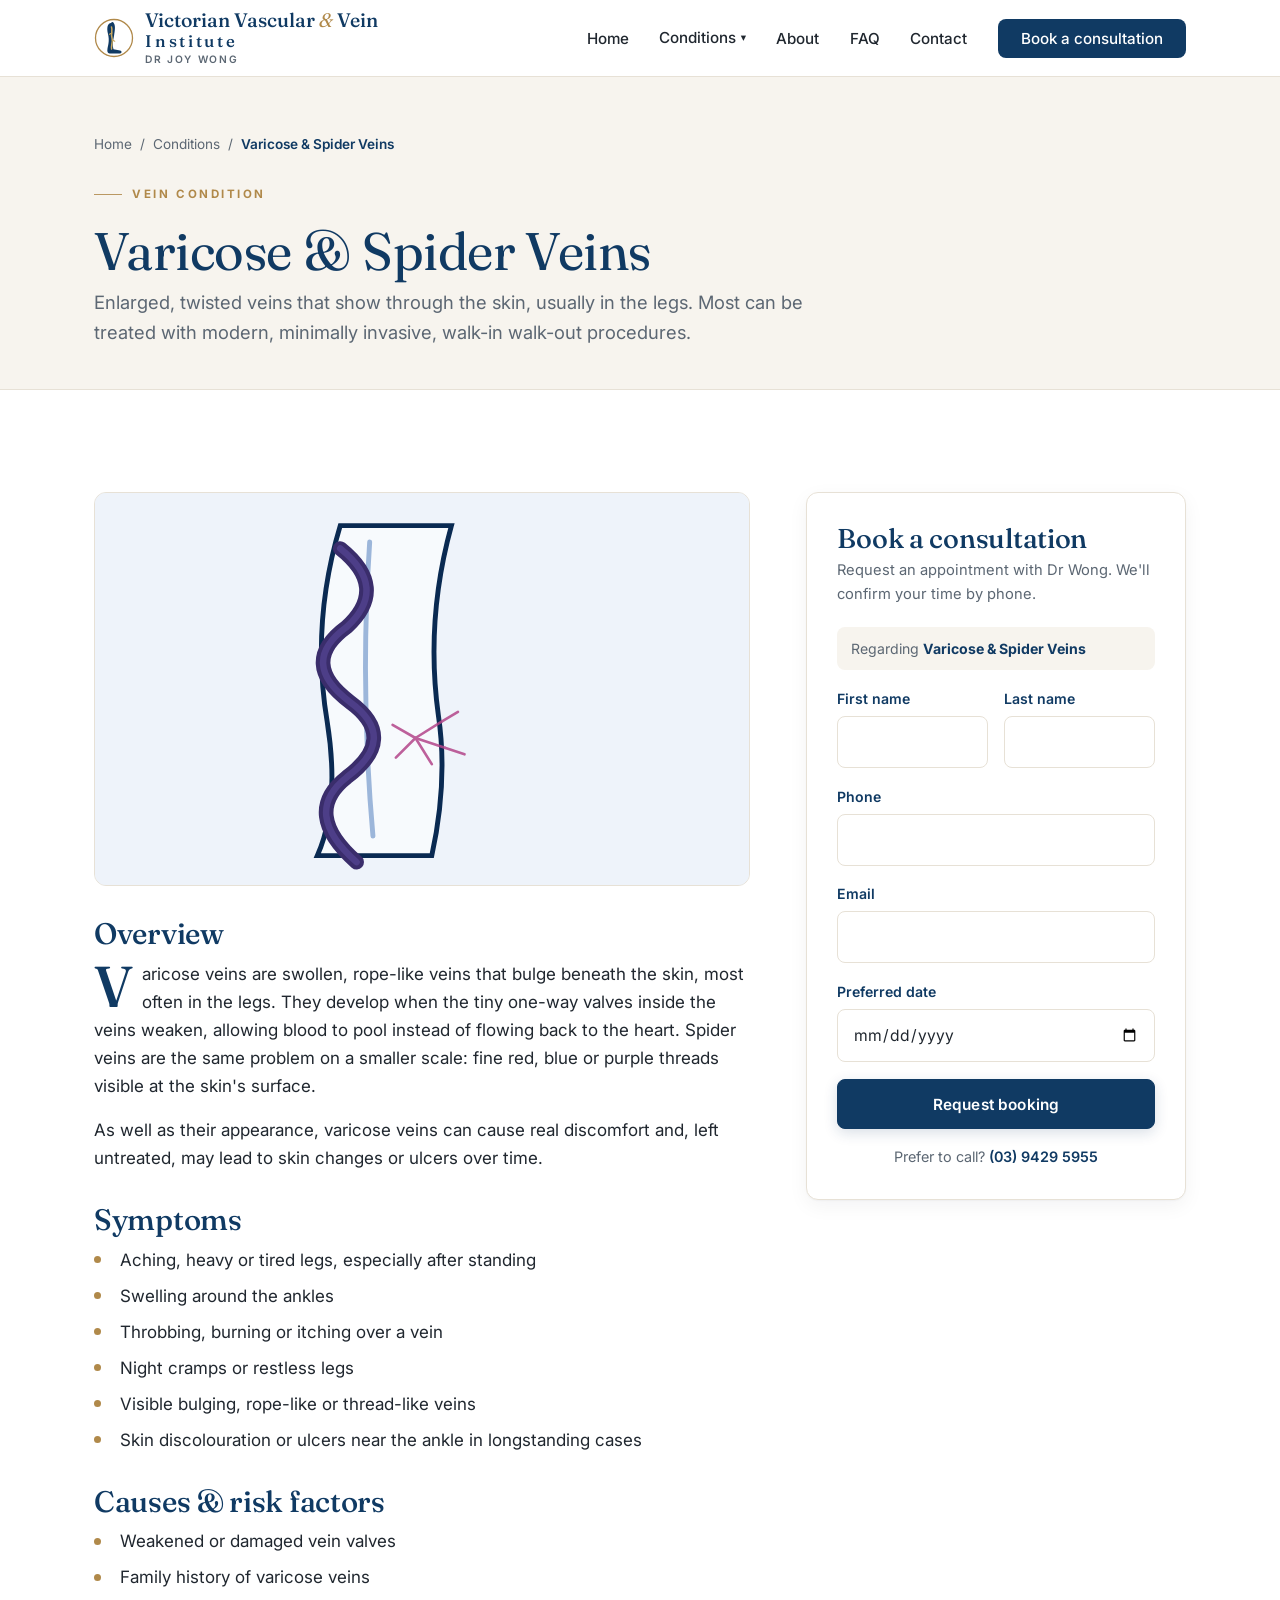
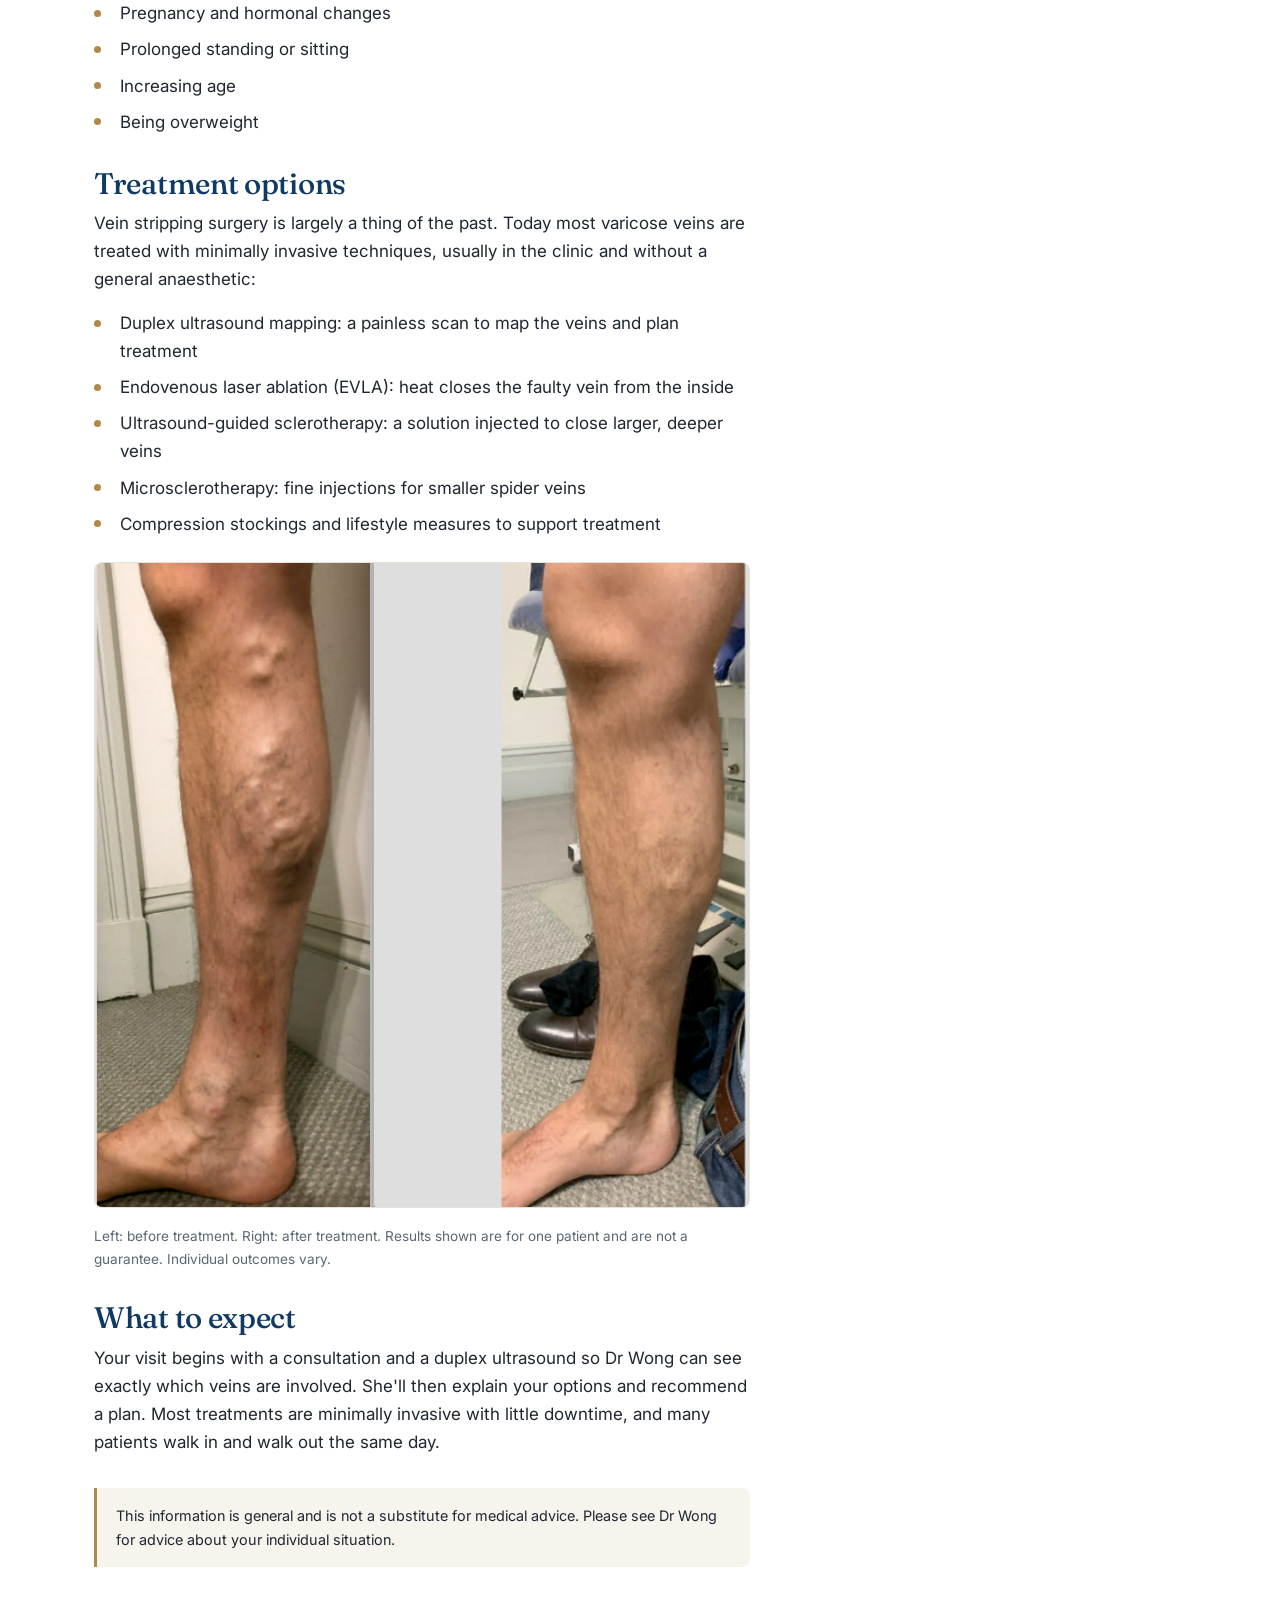
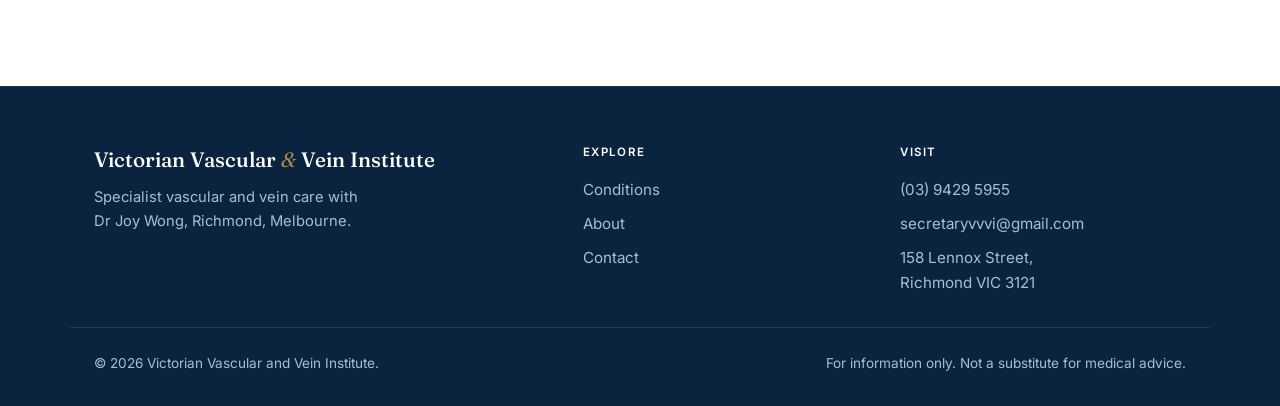
<file: varicose-veins.html>
<!DOCTYPE html>
<html lang="en-AU">
<head>
  <meta charset="UTF-8" />
  <meta name="viewport" content="width=device-width, initial-scale=1.0" />
  <meta name="theme-color" content="#0a2440" />
  <meta name="description" content="Varicose and spider vein treatment in Richmond, Melbourne with Dr Joy Wong: sclerotherapy, endovenous laser and more." />
  <title>Varicose &amp; Spider Veins | Victorian Vascular and Vein Institute</title>
  <link rel="preconnect" href="https://fonts.googleapis.com" />
  <link rel="preconnect" href="https://fonts.gstatic.com" crossorigin />
  <link href="https://fonts.googleapis.com/css2?family=Fraunces:ital,opsz,wght@0,9..144,400;0,9..144,500;0,9..144,600;1,9..144,400&family=Inter:wght@400;500;600;700&display=swap" rel="stylesheet" />
  <link rel="icon" type="image/svg+xml" href="favicon.svg" />
  <link rel="stylesheet" href="styles.css" />
</head>
<body>
  <a class="skip-link" href="#main">Skip to content</a>

  <header class="site-header">
    <div class="container header-inner">
      <a class="brand" href="index.html" aria-label="Victorian Vascular and Vein Institute home">
        <span class="brand-mark" aria-hidden="true">
          <svg viewBox="0 0 40 40" width="40" height="40">
            <circle cx="20" cy="20" r="18.5" fill="none" stroke="#b0894a" stroke-width="1.3"/>
            <path d="M17 5 C 13.5 5, 12.5 10, 14 16 C 15.5 22, 14.5 26, 13.5 30.5 C 13 33.5, 13.5 35, 15.5 35.5 L 26 35.5 C 28 35.5, 28 33, 26 32.6 L 19.5 31.3 C 18 27.5, 19 23, 20 18 C 21 12, 21.5 8, 20 5.5 C 19 3.7, 18 3.7, 17 5 Z" fill="#103a63"/>
            <path d="M17.5 9 C 19 13, 16.5 16, 18 20 C 19.3 24, 16.8 27, 17.6 31" fill="none" stroke="#cba95f" stroke-width="1.5" stroke-linecap="round"/>
            <path d="M17.9 15 l-2.4 1.2 M18.4 22 l2.3 1.2" fill="none" stroke="#cba95f" stroke-width="1.2" stroke-linecap="round"/>
          </svg>
        </span>
        <span class="brand-text">
          <span class="brand-name">Victorian Vascular <span class="amp">&amp;</span> Vein</span>
          <span class="brand-inst">Institute</span>
          <span class="brand-sub">Dr Joy Wong</span>
        </span>
      </a>
      <nav class="nav" aria-label="Primary">
        <button class="nav-toggle" aria-expanded="false" aria-controls="nav-menu">
          <span class="sr-only">Menu</span>
          <span class="nav-bars" aria-hidden="true"></span>
        </button>
        <ul id="nav-menu" class="nav-menu">
          <li><a href="index.html">Home</a></li>
          <li class="has-dropdown">
            <a href="index.html#services" class="nav-drop-toggle" aria-haspopup="true">Conditions <span class="caret" aria-hidden="true">&#9662;</span></a>
            <div class="dropdown-panel">
              <div class="container dropdown-row">
                <a href="varicose-veins.html">Varicose &amp; Spider Veins</a>
                <a href="peripheral-artery-disease.html">Peripheral Artery Disease</a>
                <a href="aortic-aneurysm.html">Aortic Aneurysm Care</a>
                <a href="carotid-artery-disease.html">Carotid Artery Disease</a>
                <a href="deep-vein-thrombosis.html">Deep Vein Thrombosis</a>
                <a href="dialysis-access.html">Dialysis Access</a>
              </div>
            </div>
          </li>
          <li><a href="about.html">About</a></li>
          <li><a href="index.html#faq">FAQ</a></li>
          <li><a href="index.html#contact">Contact</a></li>
          <li><a class="nav-cta" href="#book">Book a consultation</a></li>
        </ul>
      </nav>
    </div>
  </header>

  <main id="main">
    <section class="page-hero">
      <div class="container">
        <nav class="breadcrumb" aria-label="Breadcrumb">
          <a href="index.html">Home</a>
          <span aria-hidden="true">/</span>
          <a href="index.html#services">Conditions</a>
          <span aria-hidden="true">/</span>
          <span aria-current="page">Varicose &amp; Spider Veins</span>
        </nav>
        <p class="eyebrow">Vein condition</p>
        <h1>Varicose &amp; Spider Veins</h1>
        <p class="page-lead">Enlarged, twisted veins that show through the skin, usually in the legs. Most can be treated with modern, minimally invasive, walk-in walk-out procedures.</p>
      </div>
    </section>

    <section class="section">
      <div class="container condition-layout">
        <article class="condition-content">
          <img class="condition-hero-img" src="images/conditions/varicose-veins.svg" alt="Illustration of varicose and spider veins in a leg" width="400" height="240" />
          <h2>Overview</h2>
          <p>Varicose veins are swollen, rope-like veins that bulge beneath the skin, most often in the legs. They develop when the tiny one-way valves inside the veins weaken, allowing blood to pool instead of flowing back to the heart. Spider veins are the same problem on a smaller scale: fine red, blue or purple threads visible at the skin's surface.</p>
          <p>As well as their appearance, varicose veins can cause real discomfort and, left untreated, may lead to skin changes or ulcers over time.</p>
          <h2>Symptoms</h2>
          <ul class="cond-list">
            <li>Aching, heavy or tired legs, especially after standing</li>
            <li>Swelling around the ankles</li>
            <li>Throbbing, burning or itching over a vein</li>
            <li>Night cramps or restless legs</li>
            <li>Visible bulging, rope-like or thread-like veins</li>
            <li>Skin discolouration or ulcers near the ankle in longstanding cases</li>
          </ul>
          <h2>Causes &amp; risk factors</h2>
          <ul class="cond-list">
            <li>Weakened or damaged vein valves</li>
            <li>Family history of varicose veins</li>
            <li>Pregnancy and hormonal changes</li>
            <li>Prolonged standing or sitting</li>
            <li>Increasing age</li>
            <li>Being overweight</li>
          </ul>
          <h2>Treatment options</h2>
          <p>Vein stripping surgery is largely a thing of the past. Today most varicose veins are treated with minimally invasive techniques, usually in the clinic and without a general anaesthetic:</p>
          <ul class="cond-list">
            <li>Duplex ultrasound mapping: a painless scan to map the veins and plan treatment</li>
            <li>Endovenous laser ablation (EVLA): heat closes the faulty vein from the inside</li>
            <li>Ultrasound-guided sclerotherapy: a solution injected to close larger, deeper veins</li>
            <li>Microsclerotherapy: fine injections for smaller spider veins</li>
            <li>Compression stockings and lifestyle measures to support treatment</li>
          </ul>
          <figure class="ba-figure">
            <img src="images/varicose-before-after.png" alt="A patient's lower leg before and after varicose vein treatment: prominent bulging veins on the left, smooth skin on the right" width="1446" height="1424" loading="lazy" />
            <figcaption>Left: before treatment. Right: after treatment. Results shown are for one patient and are not a guarantee. Individual outcomes vary.</figcaption>
          </figure>
          <h2>What to expect</h2>
          <p>Your visit begins with a consultation and a duplex ultrasound so Dr Wong can see exactly which veins are involved. She'll then explain your options and recommend a plan. Most treatments are minimally invasive with little downtime, and many patients walk in and walk out the same day.</p>
          <p class="disclaimer">This information is general and is not a substitute for medical advice. Please see Dr Wong for advice about your individual situation.</p>
        </article>

        <aside class="booking-aside">
          <form class="booking-form" id="book" novalidate>
            <h2 class="booking-title">Book a consultation</h2>
            <p class="booking-sub">Request an appointment with Dr Wong. We'll confirm your time by phone.</p>
          <input type="hidden" name="condition" value="Varicose &amp; Spider Veins" />
          <p class="booking-regarding">Regarding <strong>Varicose &amp; Spider Veins</strong></p>
            <div class="field-row">
              <div class="field">
                <label for="bf-first">First name</label>
                <input id="bf-first" name="first_name" type="text" autocomplete="given-name" required />
              </div>
              <div class="field">
                <label for="bf-last">Last name</label>
                <input id="bf-last" name="last_name" type="text" autocomplete="family-name" required />
              </div>
            </div>
            <div class="field">
              <label for="bf-phone">Phone</label>
              <input id="bf-phone" name="phone" type="tel" autocomplete="tel" required />
            </div>
            <div class="field">
              <label for="bf-email">Email</label>
              <input id="bf-email" name="email" type="email" autocomplete="email" required />
            </div>
            <div class="field">
              <label for="bf-date">Preferred date</label>
              <input id="bf-date" name="preferred_date" type="date" />
            </div>
            <button class="btn btn-primary btn-block" type="submit">Request booking</button>
            <p class="booking-alt">Prefer to call? <a href="tel:+61394295955">(03) 9429 5955</a></p>
            <p class="booking-status" role="status" aria-live="polite" hidden></p>
          </form>
        </aside>
      </div>
    </section>
  </main>

  <footer class="site-footer">
    <div class="container footer-grid">
      <div>
        <p class="footer-brand">Victorian Vascular <span class="amp">&amp;</span> Vein Institute</p>
        <p class="footer-note">
          Specialist vascular and vein care with Dr Joy Wong, Richmond, Melbourne.
        </p>
      </div>
      <div class="footer-col">
        <h4>Explore</h4>
        <a href="index.html#services">Conditions</a>
        <a href="about.html">About</a>
        <a href="index.html#contact">Contact</a>
      </div>
      <div class="footer-col">
        <h4>Visit</h4>
        <a href="tel:+61394295955">(03) 9429 5955</a>
        <a href="mailto:secretaryvvvi@gmail.com">secretaryvvvi@gmail.com</a>
        <a href="https://maps.google.com/?q=158+Lennox+Street,+Richmond+VIC+3121" target="_blank" rel="noopener">158 Lennox Street,<br />Richmond VIC 3121</a>
      </div>
    </div>
    <div class="container footer-base">
      <p>© <span id="year"></span> Victorian Vascular and Vein Institute.</p>
      <p>For information only. Not a substitute for medical advice.</p>
    </div>
  </footer>

  <script src="script.js"></script>
</body>
</html>
</file>
<file: styles.css>
/* ============================================================
   Victorian Vascular and Vein Institute
   Palette: navy + white, restrained brass accent
   Type: Fraunces (display) + Inter (body/UI)
   ============================================================ */

:root {
  --navy: #103a63;
  --navy-deep: #0a2440;
  --navy-700: #1c4e80;
  --ink: #20272f;
  --muted: #5c6773;
  --brass: #b0894a;
  --brass-soft: #cba95f;
  --paper: #f7f4ee;      /* warm ivory for alternating sections */
  --line: #e7e1d6;       /* warm hairline */
  --white: #ffffff;

  --radius: 8px;
  --radius-lg: 12px;
  --shadow-sm: 0 1px 2px rgba(20, 28, 40, 0.04), 0 6px 20px rgba(20, 28, 40, 0.05);
  --shadow-md: 0 18px 44px rgba(14, 32, 58, 0.13);
  --container: 1140px;
  --header-h: 76px;

  --serif: "Fraunces", Georgia, "Times New Roman", serif;
  --sans: "Inter", system-ui, -apple-system, "Segoe UI", Roboto, sans-serif;
}

* { box-sizing: border-box; }
html { scroll-behavior: smooth; }

/* Offset in-page anchor jumps so targets clear the sticky header */
section[id], .page-hero, #book, [id="top"] { scroll-margin-top: calc(var(--header-h) + 18px); }

body {
  margin: 0;
  font-family: var(--sans);
  color: var(--ink);
  background: var(--white);
  line-height: 1.65;
  font-size: 17px;
  -webkit-font-smoothing: antialiased;
  text-rendering: optimizeLegibility;
}

h1, h2, h3, h4 { margin: 0 0 0.5em; color: var(--navy); }
h1, h2 { font-family: var(--serif); font-weight: 400; line-height: 1.08; letter-spacing: -0.01em; }
h1 { font-size: clamp(2.5rem, 6vw, 4.15rem); }
h2 { font-size: clamp(1.9rem, 4vw, 2.9rem); }
h3 { font-family: var(--sans); font-weight: 600; font-size: 1.18rem; letter-spacing: -0.005em; }
h4 { font-family: var(--sans); font-weight: 600; font-size: 0.95rem; }
p { margin: 0 0 1rem; }
a { color: var(--navy); text-decoration: none; }
a:hover { color: var(--navy-700); }

.amp { font-family: var(--serif); font-style: italic; color: var(--brass); font-weight: 400; }

.container { width: 100%; max-width: var(--container); margin: 0 auto; padding: 0 1.5rem; }

.sr-only {
  position: absolute; width: 1px; height: 1px; padding: 0; margin: -1px;
  overflow: hidden; clip: rect(0 0 0 0); white-space: nowrap; border: 0;
}
.skip-link {
  position: absolute; left: -999px; top: 0; z-index: 100;
  background: var(--navy); color: #fff; padding: 0.6rem 1rem; border-radius: 0 0 8px 0;
}
.skip-link:focus { left: 0; }

:focus-visible { outline: 3px solid var(--brass); outline-offset: 2px; border-radius: 3px; }

/* ---------- Eyebrow ---------- */
.eyebrow {
  display: inline-flex; align-items: center; gap: 0.65rem;
  font-size: 0.72rem; font-weight: 700; text-transform: uppercase;
  letter-spacing: 0.22em; color: var(--brass); margin: 0 0 1.1rem;
}
.eyebrow::before {
  content: ""; width: 28px; height: 1.5px; background: var(--brass); opacity: 0.85;
}
.eyebrow.light { color: var(--brass-soft); }
.eyebrow.light::before { background: var(--brass-soft); }

/* ---------- Buttons ---------- */
.btn {
  display: inline-flex; align-items: center; justify-content: center; gap: 0.5rem;
  font-family: var(--sans); font-weight: 600; font-size: 0.96rem; letter-spacing: 0.01em;
  padding: 0.9rem 1.7rem; border-radius: var(--radius); border: 1.5px solid transparent;
  cursor: pointer; transition: transform 0.2s ease, background 0.2s ease, color 0.2s ease, border-color 0.2s ease, box-shadow 0.2s ease;
}
.btn-primary { background: var(--navy); color: #fff; border-color: var(--navy); box-shadow: 0 4px 14px rgba(16, 58, 99, 0.16); }
.btn-primary:hover { background: var(--navy-deep); border-color: var(--navy-deep); color: #fff; transform: translateY(-1px); box-shadow: 0 8px 20px rgba(16, 58, 99, 0.22); }
.btn-ghost { background: transparent; color: var(--navy); border-color: rgba(16, 58, 99, 0.3); }
.btn-ghost:hover { border-color: var(--navy); background: rgba(16, 58, 99, 0.04); transform: translateY(-2px); }
.btn-block { width: 100%; }

/* ---------- Header ---------- */
.site-header {
  position: sticky; top: 0; z-index: 50;
  background: rgba(255, 255, 255, 0.86);
  backdrop-filter: saturate(180%) blur(10px);
  border-bottom: 1px solid var(--line);
}
.header-inner { display: flex; align-items: center; justify-content: space-between; min-height: 76px; gap: 1rem; }
.brand { display: flex; align-items: center; gap: 0.7rem; color: var(--navy); }
.brand:hover { color: var(--navy); }
.brand-mark { color: var(--brass); display: grid; place-items: center; flex: none; }
.brand-text { display: flex; flex-direction: column; line-height: 1.02; }
.brand-name { font-family: var(--serif); font-size: 1.22rem; font-weight: 500; color: var(--navy); }
.brand-inst {
  font-family: var(--serif); font-size: 1.05rem; font-weight: 500; color: var(--navy);
  letter-spacing: 0.16em; margin-top: 2px;
}
.brand-sub {
  font-size: 0.64rem; text-transform: uppercase; letter-spacing: 0.16em;
  color: var(--muted); font-weight: 600; margin-top: 4px;
}

.nav { display: flex; align-items: center; }
.nav-menu { display: flex; align-items: center; gap: 1.9rem; list-style: none; margin: 0; padding: 0; }
.nav-menu a { color: var(--ink); font-weight: 500; font-size: 0.95rem; position: relative; padding: 0.2rem 0; }
.nav-menu a:not(.nav-cta)::after {
  content: ""; position: absolute; left: 0; bottom: -2px; width: 0; height: 1.5px;
  background: var(--brass); transition: width 0.2s ease;
}
.nav-menu a:not(.nav-cta):hover::after { width: 100%; }
.nav-menu a.nav-cta {
  background: var(--navy); color: #fff; padding: 0.62rem 1.45rem; border-radius: var(--radius); white-space: nowrap;
}
.nav-menu a.nav-cta:hover { background: var(--navy-deep); color: #fff; }

/* Conditions dropdown */
.nav-menu .has-dropdown { position: static; }
.nav-drop-toggle { display: inline-flex; align-items: center; }
.nav-drop-toggle .caret { font-size: 0.7em; margin-left: 0.3rem; transition: transform 0.2s ease; }
.has-dropdown:hover .caret,
.has-dropdown:focus-within .caret { transform: rotate(180deg); }
.dropdown-panel {
  position: absolute; left: 0; right: 0; top: 100%;
  background: #fff; border-bottom: 1px solid var(--line); box-shadow: var(--shadow-md);
  opacity: 0; visibility: hidden; transform: translateY(-8px);
  transition: opacity 0.18s ease, transform 0.18s ease, visibility 0.18s ease;
  z-index: 45;
}
.has-dropdown:hover .dropdown-panel,
.has-dropdown:focus-within .dropdown-panel { opacity: 1; visibility: visible; transform: none; }
.dropdown-row {
  display: grid; grid-template-columns: repeat(auto-fit, minmax(170px, 1fr));
  gap: 0.4rem; padding: 1rem 1.5rem;
}
.dropdown-row a {
  display: block; padding: 0.7rem 0.9rem; border-radius: 8px; border: 1px solid transparent;
  color: var(--navy); font-size: 0.9rem; font-weight: 500; line-height: 1.3;
}
.dropdown-row a::after { display: none; }
.dropdown-row a:hover { background: var(--paper); border-color: var(--line); color: var(--navy); }

.nav-toggle { display: none; background: none; border: 0; cursor: pointer; padding: 0.5rem; }
.nav-bars, .nav-bars::before, .nav-bars::after {
  display: block; width: 24px; height: 2px; background: var(--navy); position: relative; border-radius: 2px;
}
.nav-bars::before, .nav-bars::after { content: ""; position: absolute; left: 0; }
.nav-bars::before { top: -7px; }
.nav-bars::after { top: 7px; }

/* ---------- Hero ---------- */
.hero {
  position: relative; overflow: hidden;
  padding: clamp(3rem, 7vw, 6.5rem) 0 clamp(3.5rem, 7vw, 7rem);
  background: linear-gradient(180deg, #ffffff 0%, #faf7f1 100%);
}
.hero::before {
  content: ""; position: absolute; top: -20%; right: -10%; width: 52%; height: 140%;
  background: radial-gradient(50% 50% at 68% 42%, rgba(16, 58, 99, 0.06), transparent 72%);
  pointer-events: none;
}
.hero-inner { position: relative; display: grid; gap: clamp(2.5rem, 5vw, 4.5rem); align-items: center; }
.hero-copy { max-width: 35rem; }
.hero h1 { margin-bottom: 1.2rem; letter-spacing: -0.02em; }
.hero h1 em { font-style: italic; font-weight: 400; color: var(--brass); }
.hero .lead { font-size: 1.2rem; line-height: 1.6; color: var(--muted); max-width: 34ch; margin-bottom: 2rem; }
.hero-actions { display: flex; flex-wrap: wrap; gap: 0.9rem; }
.hero-meta {
  display: flex; flex-wrap: wrap; align-items: center; list-style: none;
  margin: 2.4rem 0 0; padding: 1.6rem 0 0; border-top: 1px solid var(--line);
  font-size: 0.74rem; font-weight: 600; text-transform: uppercase; letter-spacing: 0.14em;
  color: var(--muted);
}
.hero-meta li { display: flex; align-items: center; }
.hero-meta li:not(:last-child)::after {
  content: ""; width: 1px; height: 12px; background: var(--line); margin: 0 1.1rem;
}

/* Hero portrait: the signature element */
.hero-portrait { position: relative; margin: 0; justify-self: center; max-width: 380px; width: 100%; }
.portrait-fig { position: relative; margin: 0; }
.portrait-frame { position: relative; }
.portrait-frame::before {
  content: ""; position: absolute; inset: 18px -18px -18px 18px;
  border: 1.5px solid var(--brass); border-radius: var(--radius-lg); z-index: 0;
}
.portrait-frame img {
  position: relative; z-index: 1; display: block; width: 100%; height: auto;
  border-radius: var(--radius-lg); box-shadow: var(--shadow-md);
}
.portrait-chip {
  position: absolute; z-index: 2; left: -14px; bottom: 26px;
  background: #fff; border-radius: var(--radius); padding: 0.7rem 1.1rem;
  box-shadow: var(--shadow-md); border-left: 3px solid var(--brass);
  display: flex; flex-direction: column; line-height: 1.25;
}
.portrait-chip strong { font-family: var(--serif); font-weight: 500; font-size: 1.05rem; color: var(--navy); }
.portrait-chip span { font-size: 0.8rem; color: var(--muted); }
.hero-portrait { text-align: right; }
.portrait-cta { display: inline-flex; margin-top: 1.5rem; padding: 0.6rem 1.15rem; font-size: 0.85rem; }

/* ---------- Sections ---------- */
.section { padding: clamp(3.75rem, 8vw, 6.75rem) 0; }
.section-paper { background: var(--paper); }
.section-head { max-width: 42rem; margin-bottom: 3.25rem; }
.section-title { margin-bottom: 0.7rem; }
.section-intro { color: var(--muted); font-size: 1.1rem; line-height: 1.6; margin: 0; max-width: 46ch; }

/* Old-style figures in running text (print-craft detail) */
.lead, .section-intro, .hero-meta, .exp-date, .pull-quote,
.page-lead, .credentials { font-variant-numeric: oldstyle-nums; }

/* Drop cap on each condition's opening paragraph (print detail) */
.condition-content > p:first-of-type::first-letter {
  float: left; font-family: var(--serif); font-weight: 500; color: var(--navy);
  font-size: 3.6rem; line-height: 0.78; padding: 0.35rem 0.55rem 0 0;
}

/* ---------- Condition cards ---------- */
.cards { display: grid; grid-template-columns: repeat(auto-fill, minmax(300px, 1fr)); gap: 1.5rem; }
.card {
  position: relative; background: #fff; border: 1px solid var(--line); border-radius: var(--radius-lg);
  overflow: hidden; box-shadow: var(--shadow-sm);
  transition: transform 0.2s ease, box-shadow 0.2s ease, border-color 0.2s ease;
}
.card::after {
  content: ""; position: absolute; top: 0; left: 0; right: 0; height: 3px;
  background: var(--brass); transform: scaleX(0); transform-origin: left; transition: transform 0.25s ease;
}
.card:hover { transform: translateY(-3px); box-shadow: var(--shadow-md); border-color: var(--line); }
.card:hover::after { transform: scaleX(1); }
.card-img {
  display: block; width: 100%; height: auto; aspect-ratio: 400 / 240;
  object-fit: cover; border-bottom: 1px solid var(--line); background: #eef3fa;
}
.card-body { padding: 1.6rem 1.7rem 1.8rem; }
.card-body h3 { font-family: var(--serif); font-weight: 500; font-size: 1.32rem; letter-spacing: -0.01em; color: var(--navy); margin-bottom: 0.55rem; }
.card-body p { color: var(--muted); margin: 0; font-size: 0.98rem; line-height: 1.6; }
.card-cta {
  margin-top: 1rem; padding: 0; background: none; border: 0; cursor: pointer;
  font-family: var(--sans); font-size: 0.92rem; font-weight: 600; color: var(--navy);
  display: inline-flex; align-items: center; gap: 0.4rem;
}
.card-cta span { color: var(--brass); transition: transform 0.18s ease; }
.card-cta:hover { color: var(--navy-700); }
.card-cta:hover span { transform: translateX(3px); }

/* ---------- Before/after modal ---------- */
.modal { position: fixed; inset: 0; z-index: 100; display: grid; place-items: center; padding: 1.25rem; }
.modal[hidden] { display: none; }
.modal-backdrop { position: absolute; inset: 0; background: rgba(10, 36, 64, 0.6); backdrop-filter: blur(2px); }
.modal-dialog {
  position: relative; z-index: 1; background: #fff; border-radius: var(--radius-lg);
  padding: clamp(1.4rem, 4vw, 2.2rem); max-width: 760px; width: 100%;
  max-height: 90vh; overflow-y: auto; box-shadow: var(--shadow-md);
  animation: modal-in 0.22s ease;
}
@keyframes modal-in { from { opacity: 0; transform: translateY(12px); } to { opacity: 1; transform: none; } }
.modal-close {
  position: absolute; top: 0.9rem; right: 0.9rem; width: 40px; height: 40px;
  display: grid; place-items: center; border: 0; border-radius: 50%; cursor: pointer;
  background: var(--paper); color: var(--navy); transition: background 0.15s ease;
}
.modal-close:hover { background: var(--line); }
.modal-title { font-family: var(--serif); font-weight: 500; font-size: clamp(1.4rem, 3vw, 1.9rem); margin: 0 0 1.1rem; }
.modal-img {
  display: block; width: 100%; height: auto; border-radius: var(--radius);
  border: 1px solid var(--line); background: #eef3fa;
}
.modal-note { margin: 1rem 0 0; font-size: 0.88rem; color: var(--muted); }
body.modal-open { overflow: hidden; }

/* ---------- Card as link ---------- */
.card { text-decoration: none; color: inherit; display: flex; flex-direction: column; }
.card:hover { text-decoration: none; }
.card .card-body { display: flex; flex-direction: column; flex: 1 1 auto; }
.card .card-cta { margin-top: auto; padding-top: 1rem; }
.card:hover .card-cta span { transform: translateX(3px); }

/* ---------- Condition page ---------- */
.page-hero {
  background: var(--paper); border-bottom: 1px solid var(--line);
  padding: clamp(2rem, 5vw, 3.5rem) 0 clamp(1.8rem, 4vw, 2.6rem);
}
.breadcrumb { display: flex; flex-wrap: wrap; gap: 0.5rem; font-size: 0.85rem; color: var(--muted); margin-bottom: 1.25rem; }
.breadcrumb a { color: var(--muted); }
.breadcrumb a:hover { color: var(--navy); }
.breadcrumb [aria-current] { color: var(--navy); font-weight: 600; }
.page-hero h1 { font-size: clamp(2.1rem, 5vw, 3.3rem); margin-bottom: 0.5rem; }
.page-lead { font-size: 1.15rem; color: var(--muted); max-width: 60ch; margin: 0; }

.condition-layout { display: grid; gap: clamp(2rem, 5vw, 3.5rem); align-items: start; }
.condition-content { max-width: 70ch; }
.condition-hero-img {
  display: block; width: 100%; height: auto; aspect-ratio: 400 / 240; object-fit: cover;
  border-radius: var(--radius-lg); border: 1px solid var(--line); background: #eef3fa; margin-bottom: 2rem;
}
.condition-content h2 {
  font-family: var(--serif); font-weight: 500; font-size: clamp(1.4rem, 3vw, 1.85rem);
  margin: 2rem 0 0.6rem;
}
.condition-content p { color: var(--ink); }
.cond-list { list-style: none; margin: 0 0 1rem; padding: 0; }
.cond-list li { position: relative; padding-left: 1.6rem; margin-bottom: 0.5rem; color: var(--ink); }
.cond-list li::before {
  content: ""; position: absolute; left: 0; top: 0.62em; width: 7px; height: 7px;
  border-radius: 50%; background: var(--brass);
}
.disclaimer {
  margin-top: 2rem; padding: 1rem 1.2rem; background: var(--paper);
  border-left: 3px solid var(--brass); border-radius: 0 8px 8px 0;
  font-size: 0.9rem; color: var(--muted);
}
.ba-figure { margin: 1.5rem 0 0.5rem; }
.ba-figure img { width: 100%; height: auto; border-radius: var(--radius); border: 1px solid var(--line); }
.ba-figure figcaption { margin-top: 0.6rem; font-size: 0.85rem; color: var(--muted); }

/* ---------- Booking form ---------- */
.booking-aside { position: static; }
.booking-form {
  background: #fff; border: 1px solid var(--line); border-radius: var(--radius-lg);
  padding: clamp(1.4rem, 3vw, 1.9rem); box-shadow: var(--shadow-sm);
}
.booking-title { font-family: var(--serif); font-weight: 500; font-size: clamp(1.35rem, 3vw, 1.7rem); margin: 0 0 0.3rem; }
.booking-sub { font-size: 0.92rem; color: var(--muted); margin: 0 0 1.3rem; }
.booking-regarding {
  font-size: 0.88rem; color: var(--muted); margin: 0 0 1.1rem;
  padding: 0.6rem 0.85rem; background: var(--paper); border-radius: 8px;
}
.booking-regarding strong { color: var(--navy); }
.field-row { display: grid; gap: 1rem; }
.booking-alt { margin: 1rem 0 0; font-size: 0.9rem; color: var(--muted); text-align: center; }
.booking-alt a { font-weight: 600; }
.booking-status {
  margin: 1rem 0 0; padding: 0.8rem 1rem; border-radius: 8px;
  background: #eaf4ec; color: #1f5130; font-size: 0.92rem;
}
.booking-status.is-error { background: #fdecec; color: #8f2f3a; }

@media (min-width: 480px) {
  .field-row { grid-template-columns: 1fr 1fr; }
}
@media (min-width: 900px) {
  .condition-layout { grid-template-columns: 1fr 380px; }
  .booking-aside { position: sticky; top: 96px; }
}

/* ---------- Surgeon ---------- */
.surgeon { display: grid; gap: clamp(2rem, 5vw, 4rem); align-items: center; }
.surgeon-photo { position: relative; margin: 0; max-width: 380px; width: 100%; justify-self: center; }
.surgeon-photo::before {
  content: ""; position: absolute; inset: -16px -16px 16px 16px;
  background: var(--navy); border-radius: var(--radius-lg); z-index: 0; opacity: 0.08;
}
.surgeon-photo img {
  position: relative; z-index: 1; display: block; width: 100%; height: auto;
  border-radius: var(--radius-lg); box-shadow: var(--shadow-md);
}
.surgeon-bio { max-width: 38rem; }
.surgeon-bio .role { color: var(--brass); font-weight: 600; font-size: 0.95rem; margin: -0.2rem 0 0.3rem; }
.credentials { color: var(--muted); font-size: 0.9rem; letter-spacing: 0.02em; margin: 0 0 1.4rem; }
.surgeon-bio p { color: var(--muted); }
.surgeon-bio .btn { margin-top: 0.8rem; }
.pull-quote {
  font-family: var(--serif); font-style: italic; font-size: 1.4rem; line-height: 1.4;
  color: var(--navy); margin: 0 0 1.6rem; padding-left: 1.3rem; border-left: 3px solid var(--brass);
}

/* ---------- Experience / credentials ---------- */
.experience { margin-top: clamp(2.5rem, 5vw, 4rem); }
.experience > h3 {
  font-family: var(--sans); text-transform: uppercase; letter-spacing: 0.14em;
  font-size: 0.78rem; color: var(--muted); font-weight: 600; margin-bottom: 0.5rem;
}
.exp-list { list-style: none; margin: 0; padding: 0; }
.exp-list li {
  display: grid; grid-template-columns: 150px 1fr; gap: 0.15rem 1.5rem;
  padding: 1rem 0; border-top: 1px solid var(--line); align-items: baseline;
}
.exp-list li:last-child { border-bottom: 1px solid var(--line); }
.exp-date { font-size: 0.85rem; font-weight: 600; color: var(--brass); letter-spacing: 0.02em; }
.exp-role { font-weight: 600; color: var(--navy); }
.exp-place { grid-column: 2; color: var(--muted); font-size: 0.95rem; }

@media (max-width: 560px) {
  .exp-list li { grid-template-columns: 1fr; gap: 0.1rem; }
  .exp-place { grid-column: 1; }
}

/* ---------- Approach (real sequence -> numbered) ---------- */
.about-grid { display: grid; gap: clamp(2rem, 5vw, 3.5rem); }
.about-lead { max-width: 34rem; }
.about-lead p { color: var(--muted); font-size: 1.08rem; }
.feature-list { list-style: none; margin: 0; padding: 0; display: grid; gap: 0; }
.feature-list li {
  display: flex; gap: 1.3rem; align-items: flex-start;
  padding: 1.5rem 0; border-top: 1px solid var(--line);
}
.feature-list li:last-child { border-bottom: 1px solid var(--line); }
.feature-num {
  font-family: var(--serif); font-size: 1.3rem; color: var(--brass); font-weight: 500;
  flex: none; width: 2.2rem; padding-top: 0.1rem;
}
.feature-list h3 { margin-bottom: 0.25rem; }
.feature-list p { margin: 0; color: var(--muted); font-size: 0.98rem; }

/* ---------- Contact ---------- */
.section-navy { background: var(--navy-deep); color: #fff; }
.section-navy .section-title, .section-navy .light { color: #fff; }
.contact-grid { display: grid; gap: clamp(2rem, 5vw, 3.5rem); align-items: start; }
.contact-intro { color: #c6d6e8; font-size: 1.08rem; max-width: 36ch; }
.contact-list { list-style: none; margin: 2rem 0 0; padding: 0; }
.contact-list li { padding: 1rem 0; border-top: 1px solid rgba(255, 255, 255, 0.12); }
.contact-list li:first-child { border-top: 0; }
.contact-label {
  display: block; text-transform: uppercase; letter-spacing: 0.14em; font-size: 0.7rem;
  font-weight: 600; color: var(--brass-soft); margin-bottom: 0.2rem;
}
.contact-list a, .contact-list span { color: #fff; font-size: 1.05rem; }
.contact-list a:hover { color: var(--brass-soft); }

.field { margin-bottom: 1.05rem; }
.field label { display: block; font-weight: 600; font-size: 0.88rem; margin-bottom: 0.35rem; color: var(--navy); }
.field input, .field textarea {
  width: 100%; padding: 0.75rem 0.9rem; border: 1px solid var(--line); border-radius: var(--radius);
  font: inherit; font-size: 0.98rem; color: var(--ink); background: #fff;
  transition: border-color 0.15s ease, box-shadow 0.15s ease;
}
.field input:focus, .field textarea:focus {
  outline: none; border-color: var(--brass); box-shadow: 0 0 0 3px rgba(176, 137, 74, 0.16);
}

/* ---------- Footer ---------- */
.site-footer { background: var(--navy-deep); color: #a9bdd4; padding: clamp(2.5rem, 5vw, 3.5rem) 0 2rem; border-top: 1px solid rgba(255, 255, 255, 0.08); }
.footer-grid { display: grid; gap: 2rem; padding-bottom: 2rem; }
.footer-brand { font-family: var(--serif); font-size: 1.3rem; font-weight: 500; color: #fff; margin: 0 0 0.5rem; }
.footer-note { margin: 0; font-size: 0.92rem; max-width: 30ch; }
.footer-col { display: flex; flex-direction: column; gap: 0.55rem; }
.footer-col h4 { color: #fff; text-transform: uppercase; letter-spacing: 0.12em; font-size: 0.72rem; margin: 0 0 0.4rem; }
.footer-col a { color: #a9bdd4; font-size: 0.95rem; }
.footer-col a:hover { color: var(--brass-soft); }
.footer-base {
  display: flex; flex-wrap: wrap; gap: 0.4rem 1.5rem; justify-content: space-between;
  padding-top: 1.5rem; border-top: 1px solid rgba(255, 255, 255, 0.1); font-size: 0.85rem;
}
.footer-base p { margin: 0; }

/* ---------- Responsive ---------- */
@media (min-width: 820px) {
  .hero-inner { grid-template-columns: 1.15fr 0.85fr; }
  .hero-portrait { justify-self: end; }
  .surgeon { grid-template-columns: 0.85fr 1.15fr; }
  .surgeon-photo { justify-self: start; }
  .about-grid { grid-template-columns: 0.9fr 1.1fr; align-items: start; }
  .contact-grid { grid-template-columns: 1fr 1fr; }
  .footer-grid { grid-template-columns: 1.6fr 1fr 1fr; }
}

/* Collapse the nav to a menu button before it gets cramped */
@media (max-width: 900px) {
  .nav-toggle { display: block; }
  .nav-menu {
    position: absolute; top: 100%; left: 0; right: 0; display: none;
    flex-direction: column; align-items: stretch; gap: 0; background: #fff;
    border-bottom: 1px solid var(--line); padding: 0.5rem 1.5rem 1.2rem; box-shadow: var(--shadow-md);
  }
  .nav-menu.open { display: flex; }
  .nav-menu li { padding: 0.5rem 0; }
  .nav-menu a.nav-cta { text-align: center; margin-top: 0.6rem; }

  /* Conditions dropdown becomes an inline sublist inside the menu */
  .dropdown-panel {
    position: static; opacity: 1; visibility: visible; transform: none;
    box-shadow: none; border: 0; background: transparent;
  }
  .dropdown-row { grid-template-columns: 1fr; gap: 0; padding: 0.25rem 0 0 0.9rem; }
  .dropdown-row a { padding: 0.45rem 0.4rem; color: var(--muted); }
  .nav-drop-toggle .caret { display: none; }
}

@media (max-width: 819px) {
  /* Stacked hero: leave room below the portrait so the ECG line clears it */
  .hero-portrait { margin-top: 0.5rem; margin-bottom: 3.5rem; max-width: 340px; }
  .hero-pulse { height: 40px; }
}

/* Mobile-first refinements: bigger tap targets, full-width actions */
@media (max-width: 560px) {
  body { font-size: 16px; }
  .container { padding: 0 1.15rem; }
  .btn { padding: 0.95rem 1.4rem; font-size: 1rem; }
  .hero-actions { flex-direction: column; align-items: stretch; }
  .hero-actions .btn { width: 100%; text-align: center; }
  .hero .lead { max-width: none; }
  .hero-portrait { max-width: 300px; }
  .cards { grid-template-columns: 1fr; }
  .surgeon-photo { max-width: 300px; }
  .section-head { margin-bottom: 2.2rem; }
  .contact-list a, .contact-list span { font-size: 1rem; }
}

/* Comfortable tap targets on any touch device */
@media (hover: none) {
  .nav-menu a, .footer-col a, .contact-list a { padding-top: 0.35rem; padding-bottom: 0.35rem; }
}

/* ============================================================
   Cooler layer: motion, pulse line, FAQ, back-to-top
   ============================================================ */

/* Header depth on scroll */
.site-header.scrolled { box-shadow: 0 6px 24px rgba(10, 36, 64, 0.09); }

/* Hero entrance */
@keyframes rise { from { opacity: 0; transform: translateY(22px); } to { opacity: 1; transform: none; } }
.hero-copy > * { animation: rise 0.7s cubic-bezier(0.2, 0.7, 0.2, 1) backwards; }
.hero-copy > .eyebrow { animation-delay: 0.05s; }
.hero-copy > h1 { animation-delay: 0.14s; }
.hero-copy > .lead { animation-delay: 0.26s; }
.hero-copy > .hero-actions { animation-delay: 0.38s; }
.hero-copy > .hero-meta { animation-delay: 0.48s; }
.hero-portrait { animation: rise 0.85s cubic-bezier(0.2, 0.7, 0.2, 1) 0.3s backwards; }

/* Animated ECG pulse line (hero signature) */
.hero-pulse { position: absolute; left: 0; right: 0; bottom: 0; height: 60px; pointer-events: none; opacity: 0.6; }
.hero-pulse svg { display: block; width: 100%; height: 100%; }
.ecg-base { fill: none; stroke: var(--brass); stroke-width: 2; opacity: 0.22; }
.ecg-run {
  fill: none; stroke: var(--brass); stroke-width: 2.5; stroke-linecap: round; stroke-linejoin: round;
  stroke-dasharray: 70 1130; animation: ecg 3.6s linear infinite;
}
@keyframes ecg { from { stroke-dashoffset: 1200; } to { stroke-dashoffset: 0; } }

/* Logo lifts gently on hover */
.brand-mark { transition: transform 0.3s cubic-bezier(0.2, 0.7, 0.2, 1); }
.brand:hover .brand-mark { transform: scale(1.08); }

/* Card image zoom */
.card-img { transition: transform 0.45s cubic-bezier(0.2, 0.7, 0.2, 1); }
.card:hover .card-img { transform: scale(1.06); }

/* Scroll reveal */
.reveal { opacity: 0; transform: translateY(20px); transition: opacity 0.6s ease, transform 0.7s cubic-bezier(0.2, 0.7, 0.2, 1); }
.reveal.revealed { opacity: 1; transform: none; }

/* FAQ accordion */
.faq { max-width: 820px; margin: 0 auto; border-top: 1px solid var(--line); }
.faq-item { border-bottom: 1px solid var(--line); }
.faq-item summary {
  list-style: none; cursor: pointer; display: flex; align-items: center; justify-content: space-between;
  gap: 1rem; padding: 1.3rem 0.25rem; font-weight: 600; font-size: 1.08rem; color: var(--navy);
}
.faq-item summary::-webkit-details-marker { display: none; }
.faq-item summary:hover { color: var(--navy-700); }
.faq-chevron { flex: none; width: 24px; height: 24px; position: relative; color: var(--brass); }
.faq-chevron::before, .faq-chevron::after {
  content: ""; position: absolute; top: 50%; left: 50%; width: 13px; height: 2px; border-radius: 2px;
  background: currentColor; transform: translate(-50%, -50%);
}
.faq-chevron::after { transform: translate(-50%, -50%) rotate(90deg); transition: transform 0.3s ease; }
.faq-item[open] .faq-chevron::after { transform: translate(-50%, -50%) rotate(0deg); }
.faq-answer { padding: 0 0.25rem 1.4rem; color: var(--muted); max-width: 70ch; }
.faq-answer p { margin: 0 0 0.6rem; }
.faq-answer p:last-child { margin-bottom: 0; }
.faq-answer a { font-weight: 600; }
.faq-item[open] .faq-answer { animation: faq-in 0.32s ease; }
@keyframes faq-in { from { opacity: 0; transform: translateY(-6px); } to { opacity: 1; transform: none; } }

/* Back to top */
.to-top {
  position: fixed; right: 1.2rem; bottom: 1.2rem; z-index: 60; width: 46px; height: 46px;
  border: 0; border-radius: 50%; cursor: pointer; background: var(--navy); color: #fff;
  display: grid; place-items: center; box-shadow: var(--shadow-md);
  opacity: 0; visibility: hidden; transform: translateY(10px);
  transition: opacity 0.25s ease, transform 0.25s ease, background 0.2s ease;
}
.to-top.show { opacity: 1; visibility: visible; transform: none; }
.to-top:hover { background: var(--navy-deep); }

@media (prefers-reduced-motion: reduce) {
  html { scroll-behavior: auto; }
  * { transition: none !important; animation: none !important; }
  .reveal { opacity: 1 !important; transform: none !important; }
}
</file>
